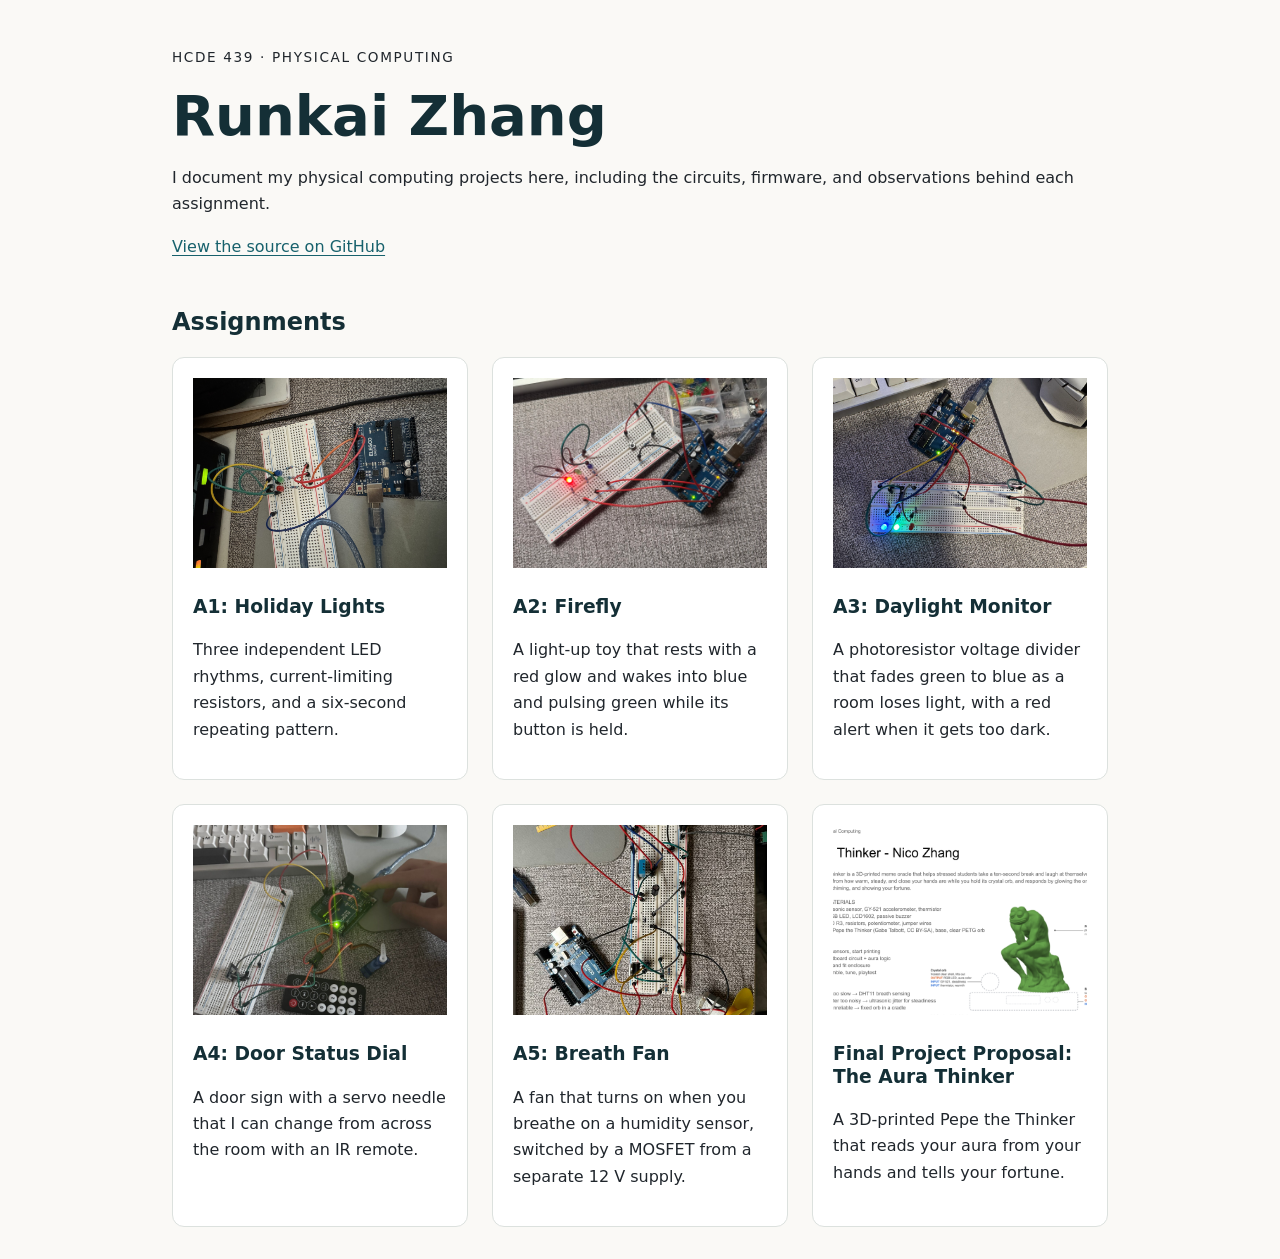
<file: docs/index.html>
<!DOCTYPE html>
<html lang="en">
  <head>
    <meta charset="utf-8" />
    <meta name="viewport" content="width=device-width, initial-scale=1" />
    <meta name="description" content="Runkai Zhang's HCDE 439 physical computing portfolio." />
    <title>Runkai Zhang · HCDE 439</title>
    <link href="style.css" rel="stylesheet" />
  </head>
  <body>
    <header>
      <p class="eyebrow">HCDE 439 · Physical Computing</p>
      <h1>Runkai Zhang</h1>
      <p>I document my physical computing projects here, including the circuits, firmware, and observations behind each assignment.</p>
      <p><a href="https://github.com/runkaiz/hcde439">View the source on GitHub</a></p>
    </header>
    <main>
      <h2>Assignments</h2>
      <div class="grid">
        <article class="assignment">
          <a href="a1.html">
            <img src="projects/holiday-lights/circuit-photo.jpg" alt="My ELEGOO UNO R3 circuit with separate red, green, and blue LEDs." width="4032" height="3024" />
            <h3>A1: Holiday Lights</h3>
          </a>
          <p>Three independent LED rhythms, current-limiting resistors, and a six-second repeating pattern.</p>
        </article>
        <article class="assignment">
          <a href="a2.html">
            <img src="projects/firefly-toy/circuit-photo.jpg" alt="My Firefly toy circuit on a breadboard beside the ELEGOO UNO R3, with the red LED lit." width="1200" height="1600" />
            <h3>A2: Firefly</h3>
          </a>
          <p>A light-up toy that rests with a red glow and wakes into blue and pulsing green while its button is held.</p>
        </article>
        <article class="assignment">
          <a href="a3.html">
            <img src="projects/daylight-monitor/circuit-photo.jpg" alt="My Daylight Monitor circuit on a breadboard beside the ELEGOO UNO R3, with the blue and green LEDs lit." width="1600" height="1200" />
            <h3>A3: Daylight Monitor</h3>
          </a>
          <p>A photoresistor voltage divider that fades green to blue as a room loses light, with a red alert when it gets too dark.</p>
        </article>
        <article class="assignment">
          <a href="a4.html">
            <img src="projects/door-dial/circuit-photo.jpg" alt="My Door Status Dial circuit on a desk, with the ELEGOO UNO R3, a breadboard holding the IR receiver, an SG90 servo, and the remote." width="1400" height="1520" />
            <h3>A4: Door Status Dial</h3>
          </a>
          <p>A door sign with a servo needle that I can change from across the room with an IR remote.</p>
        </article>
        <article class="assignment">
          <a href="a5.html">
            <img src="projects/breath-fan/circuit-photo.jpg" alt="My Breath Fan circuit on a breadboard beside the ELEGOO UNO R3, with the DC motor and yellow fan blade at the bottom right." width="960" height="1280" />
            <h3>A5: Breath Fan</h3>
          </a>
          <p>A fan that turns on when you breathe on a humidity sensor, switched by a MOSFET from a separate 12 V supply.</p>
        </article>
        <article class="assignment">
          <a href="final-proposal.html">
            <img src="projects/aura-thinker/slide.png" alt="My final project proposal slide for The Aura Thinker, with a render of the Pepe the Thinker model." width="960" height="540" />
            <h3>Final Project Proposal: The Aura Thinker</h3>
          </a>
          <p>A 3D-printed Pepe the Thinker that reads your aura from your hands and tells your fortune.</p>
        </article>
      </div>
    </main>
  </body>
</html>
</file>
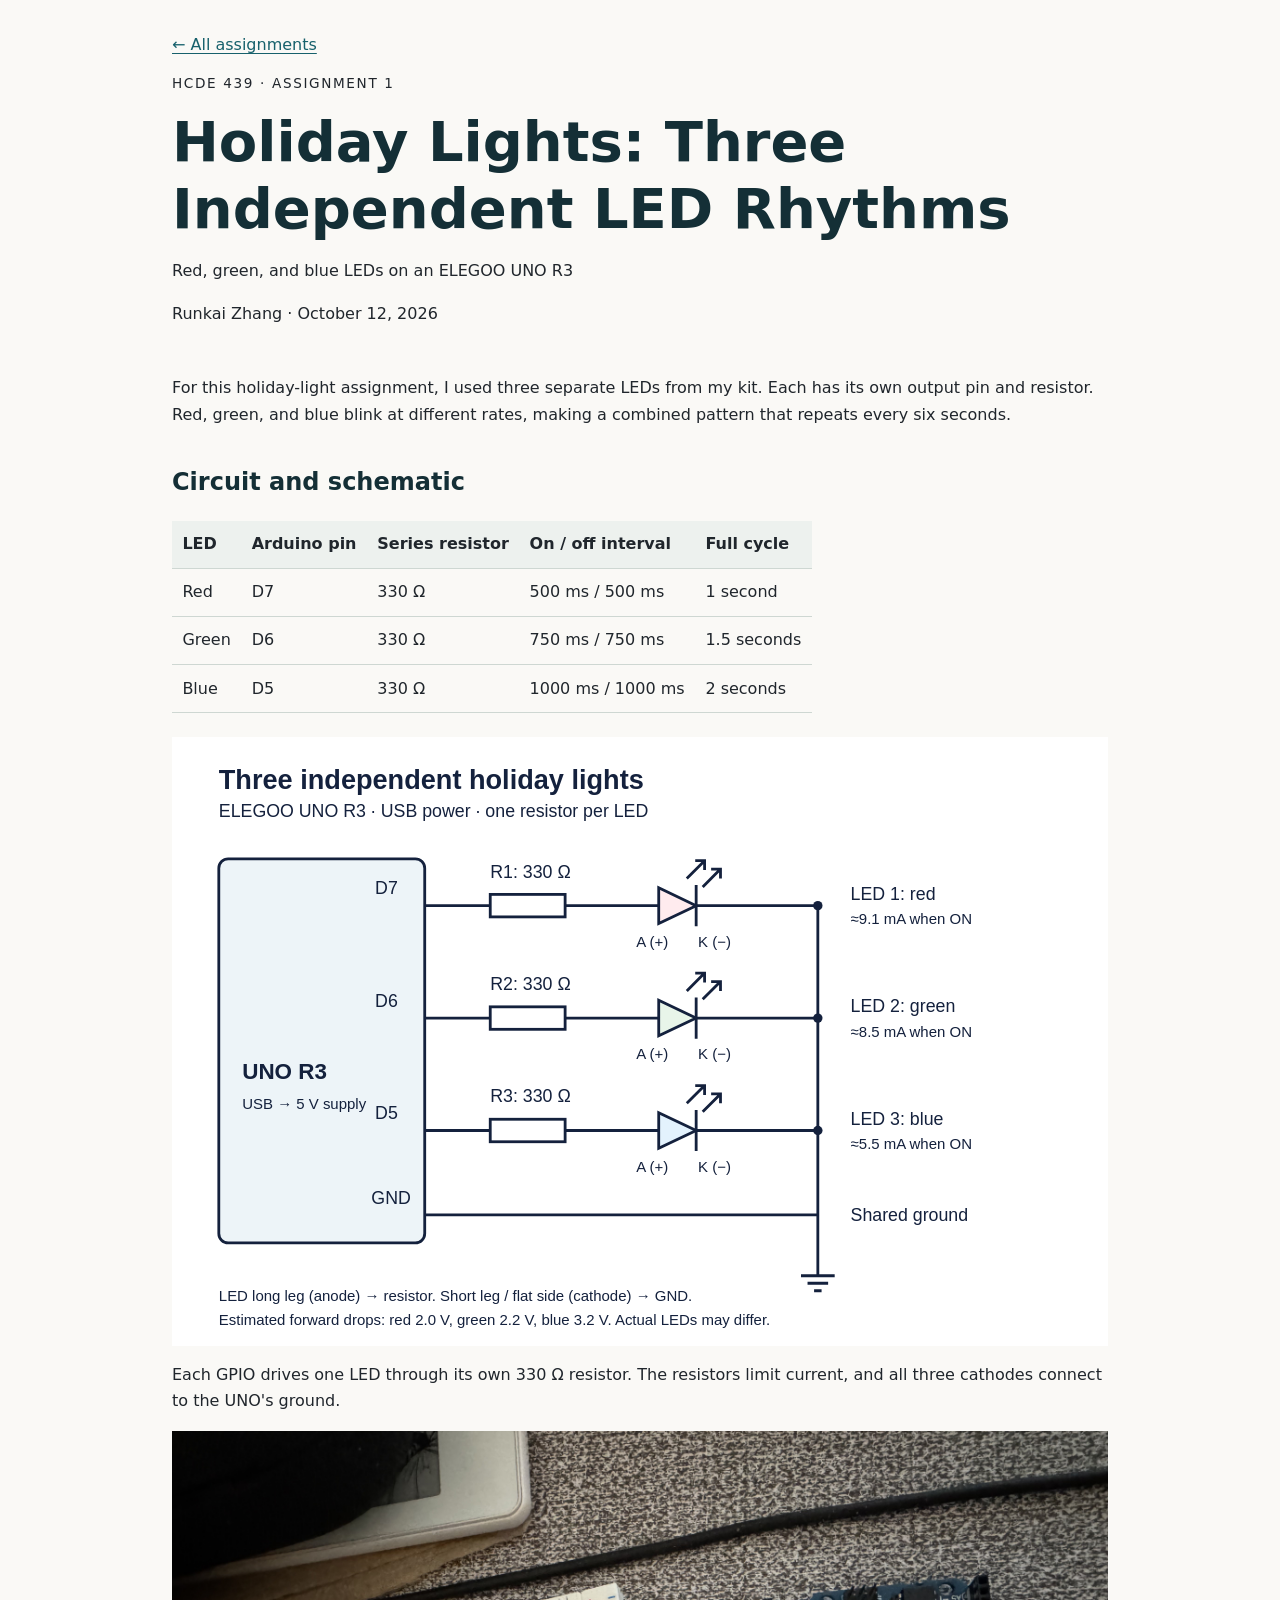
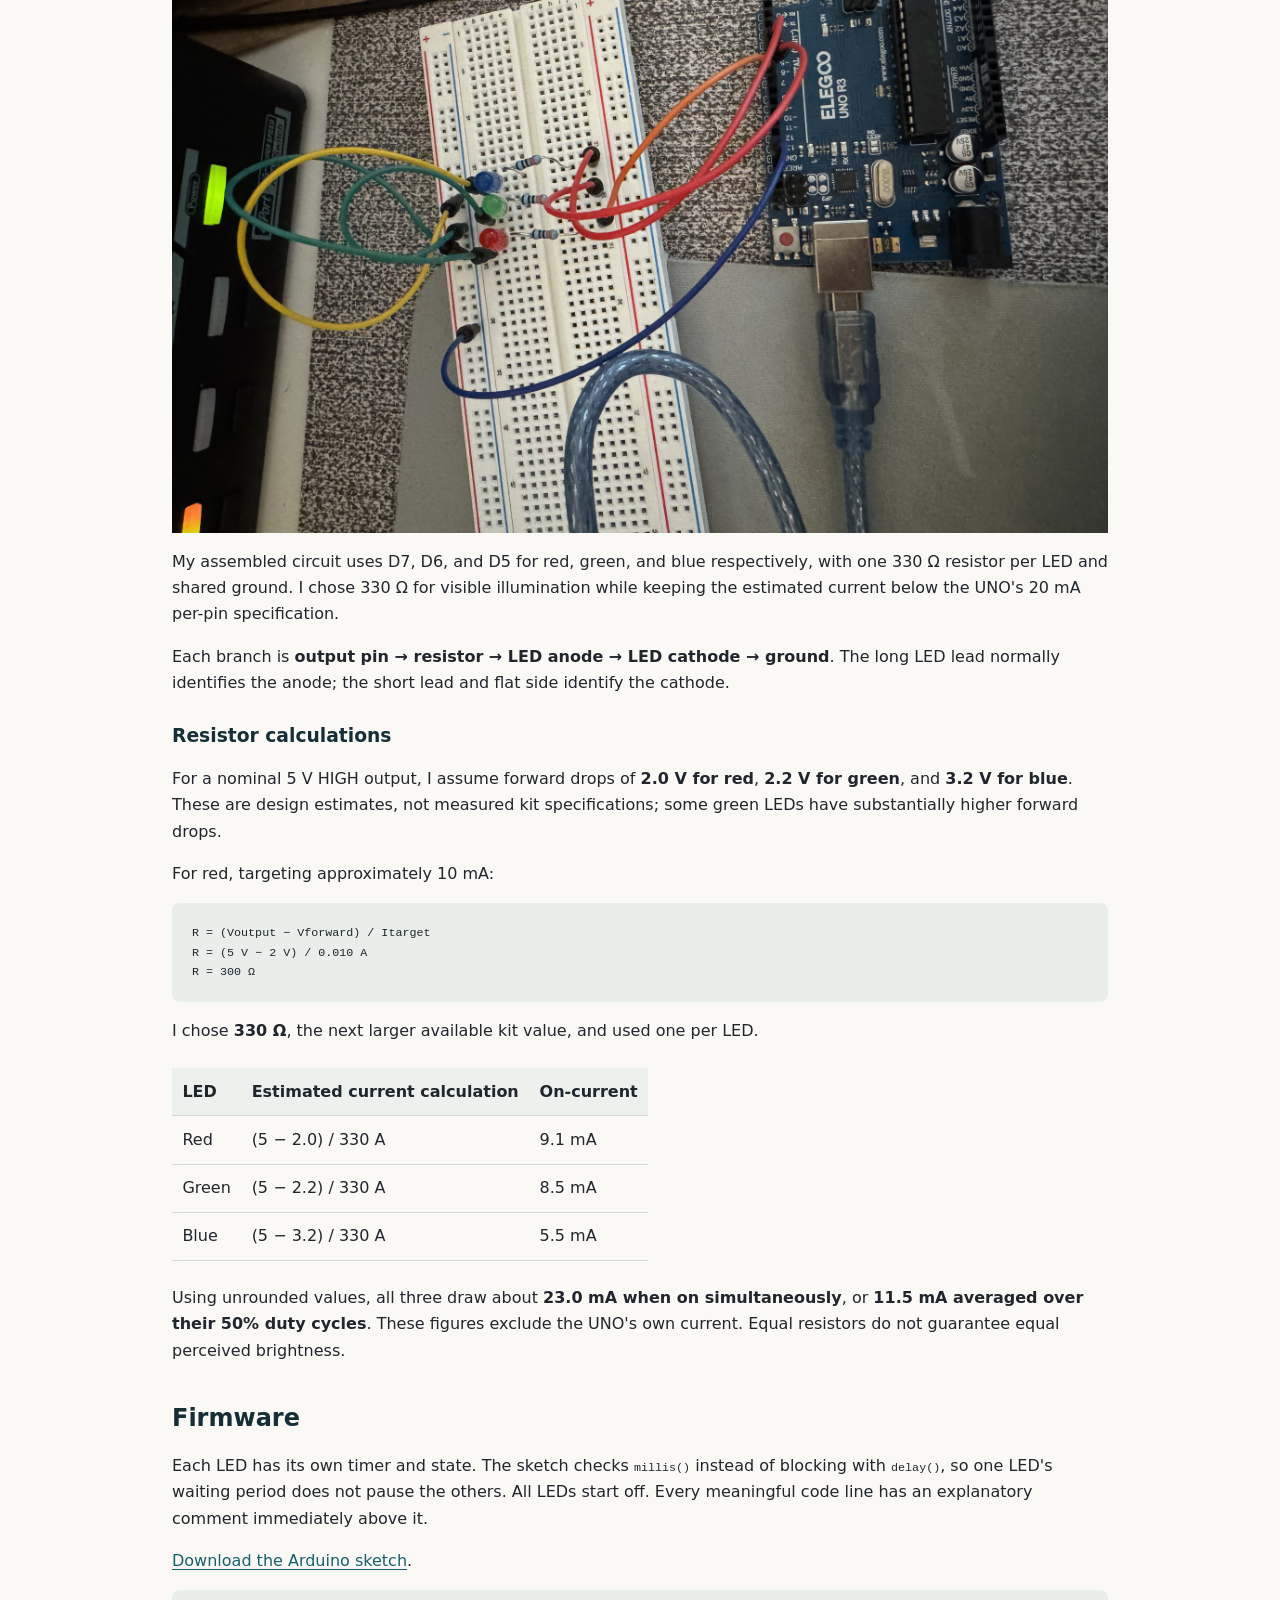
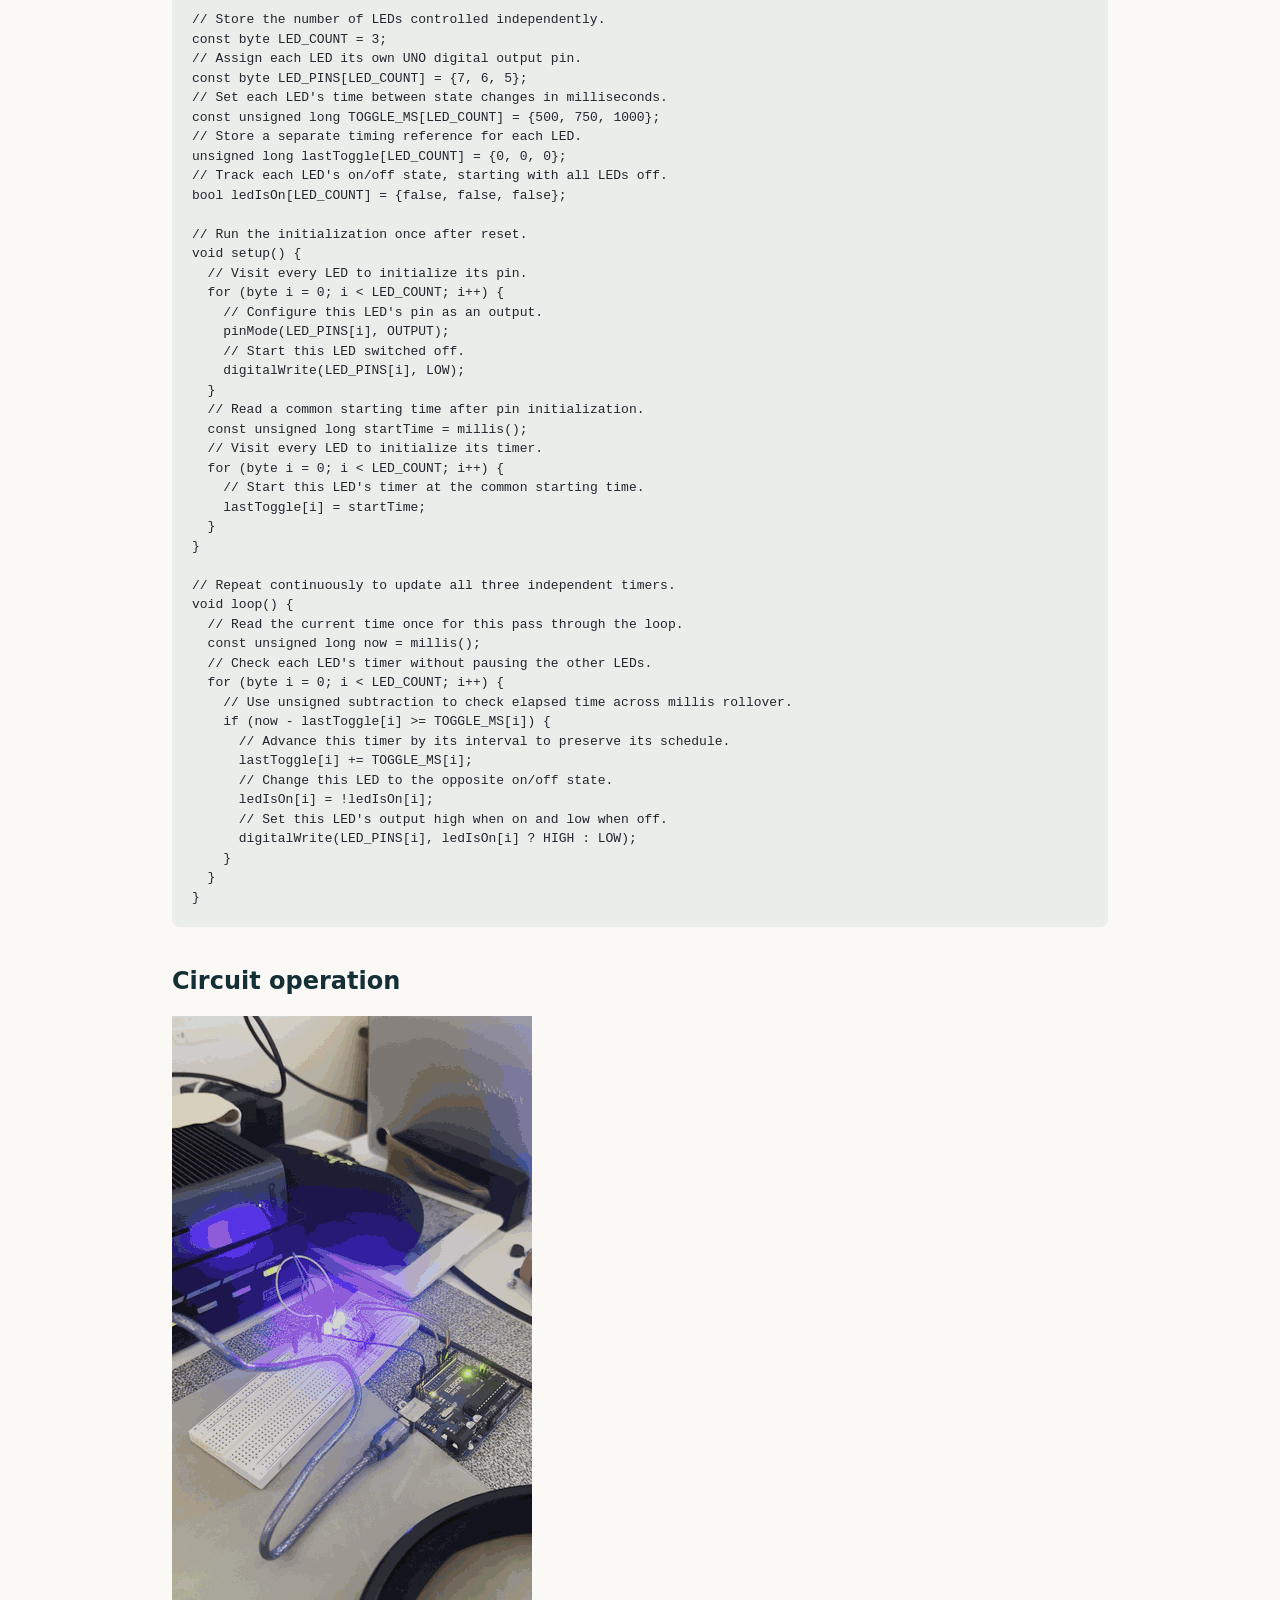
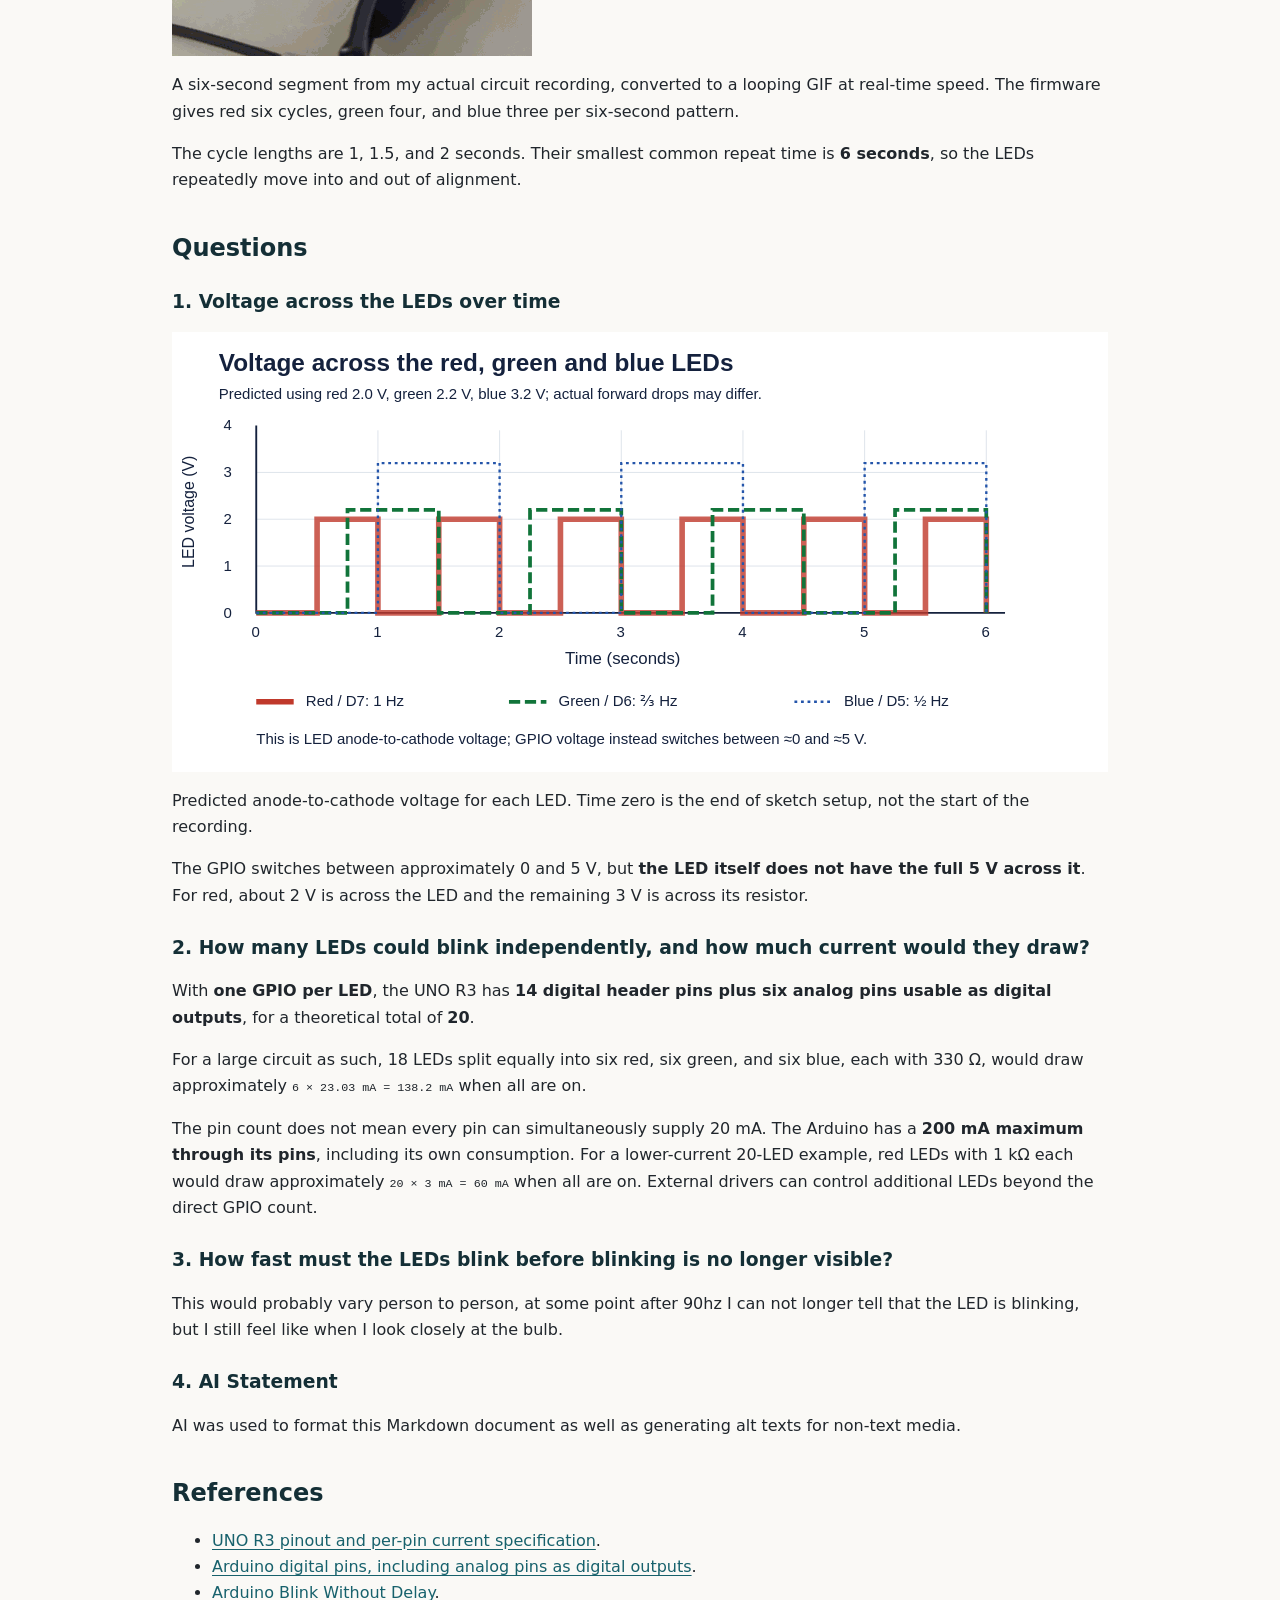
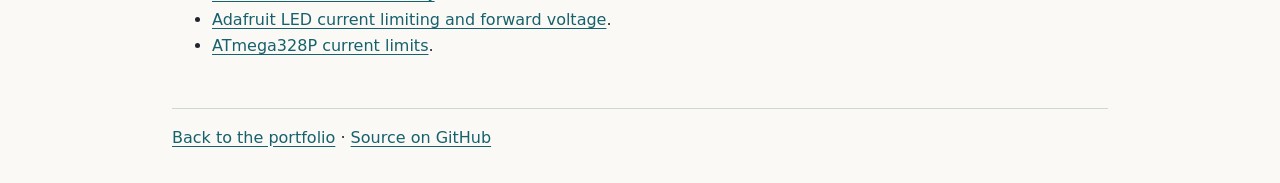
<file: docs/a1.html>
<!DOCTYPE html>
<html lang="en">
<head>
<meta charset="utf-8" />
<meta name="viewport" content="width=device-width, initial-scale=1" />
<meta name="description" content="A breadboard light pattern with independent timers, current-limiting resistors, and a six-second repeating rhythm." />
<title>A1: Holiday Lights · Runkai Zhang</title>
<link href="style.css" rel="stylesheet" />
</head>
<body>
<nav aria-label="Portfolio"><a href="index.html">← All assignments</a></nav>
<header>
<p class="eyebrow">HCDE 439 · Assignment 1</p>
<h1>Holiday Lights: Three Independent LED Rhythms</h1>
<p>Red, green, and blue LEDs on an ELEGOO UNO R3</p>
<p>Runkai Zhang · <time datetime="2026-10-12">October 12, 2026</time></p>
</header>
<main><article>
<p>For this holiday-light assignment, I used three separate LEDs from my kit. Each has its own output pin and resistor. Red, green, and blue blink at different rates, making a combined pattern that repeats every six seconds.</p>
<div class="markdown-heading"><h2 class="heading-element">Circuit and schematic</h2><a id="user-content-circuit-and-schematic" class="anchor" aria-label="Permalink: Circuit and schematic" href="#circuit-and-schematic"><span aria-hidden="true" class="octicon octicon-link"></span></a></div>
<table>
<thead>
<tr>
<th>LED</th>
<th>Arduino pin</th>
<th>Series resistor</th>
<th>On / off interval</th>
<th>Full cycle</th>
</tr>
</thead>
<tbody>
<tr>
<td>Red</td>
<td>D7</td>
<td>330 Ω</td>
<td>500 ms / 500 ms</td>
<td>1 second</td>
</tr>
<tr>
<td>Green</td>
<td>D6</td>
<td>330 Ω</td>
<td>750 ms / 750 ms</td>
<td>1.5 seconds</td>
</tr>
<tr>
<td>Blue</td>
<td>D5</td>
<td>330 Ω</td>
<td>1000 ms / 1000 ms</td>
<td>2 seconds</td>
</tr>
</tbody>
</table>

    <p><a target="_blank" rel="noopener noreferrer" href="projects/holiday-lights/schematic.svg"><img src="projects/holiday-lights/schematic.svg" alt="Schematic: D7 through 330 ohms to red, D6 through 330 ohms to green, D5 through 330 ohms to blue; all LED cathodes return to ground." width="1000" height="650" style="max-width: 100%; height: auto; max-height: 650px;"></a></p>
    Each GPIO drives one LED through its own 330 Ω resistor. The resistors limit current, and all three cathodes connect to the UNO's ground.


    <p><a target="_blank" rel="noopener noreferrer" href="projects/holiday-lights/circuit-photo.jpg"><img src="projects/holiday-lights/circuit-photo.jpg" alt="Actual ELEGOO UNO R3 breadboard circuit with separate red, green, and blue LEDs, three series resistors, jumper wires, and USB power." width="2000" height="1500" style="max-width: 100%; height: auto; max-height: 1500px;"></a></p>
    My assembled circuit uses D7, D6, and D5 for red, green, and blue respectively, with one 330 Ω resistor per LED and shared ground. I chose 330 Ω for visible illumination while keeping the estimated current below the UNO's 20 mA per-pin specification.

<p>Each branch is <strong>output pin → resistor → LED anode → LED cathode → ground</strong>. The long LED lead normally identifies the anode; the short lead and flat side identify the cathode.</p>
<div class="markdown-heading"><h3 class="heading-element">Resistor calculations</h3><a id="user-content-resistor-calculations" class="anchor" aria-label="Permalink: Resistor calculations" href="#resistor-calculations"><span aria-hidden="true" class="octicon octicon-link"></span></a></div>
<p>For a nominal 5 V HIGH output, I assume forward drops of <strong>2.0 V for red</strong>, <strong>2.2 V for green</strong>, and <strong>3.2 V for blue</strong>. These are design estimates, not measured kit specifications; some green LEDs have substantially higher forward drops.</p>
<p>For red, targeting approximately 10 mA:</p>
<pre lang="text"><code>R = (Voutput − Vforward) / Itarget
R = (5 V − 2 V) / 0.010 A
R = 300 Ω
</code></pre>
<p>I chose <strong>330 Ω</strong>, the next larger available kit value, and used one per LED.</p>
<table>
<thead>
<tr>
<th>LED</th>
<th>Estimated current calculation</th>
<th>On-current</th>
</tr>
</thead>
<tbody>
<tr>
<td>Red</td>
<td>(5 − 2.0) / 330 A</td>
<td>9.1 mA</td>
</tr>
<tr>
<td>Green</td>
<td>(5 − 2.2) / 330 A</td>
<td>8.5 mA</td>
</tr>
<tr>
<td>Blue</td>
<td>(5 − 3.2) / 330 A</td>
<td>5.5 mA</td>
</tr>
</tbody>
</table>
<p>Using unrounded values, all three draw about <strong>23.0 mA when on simultaneously</strong>, or <strong>11.5 mA averaged over their 50% duty cycles</strong>. These figures exclude the UNO's own current. Equal resistors do not guarantee equal perceived brightness.</p>
<div class="markdown-heading"><h2 class="heading-element">Firmware</h2><a id="user-content-firmware" class="anchor" aria-label="Permalink: Firmware" href="#firmware"><span aria-hidden="true" class="octicon octicon-link"></span></a></div>
<p>Each LED has its own timer and state. The sketch checks <code>millis()</code> instead of blocking with <code>delay()</code>, so one LED's waiting period does not pause the others. All LEDs start off. Every meaningful code line has an explanatory comment immediately above it.</p>
<p><a href="projects/holiday-lights/holiday_lights.ino">Download the Arduino sketch</a>.</p>
<div class="highlight highlight-source-c++"><pre><span class="pl-c"><span class="pl-c">//</span> Store the number of LEDs controlled independently.</span>
<span class="pl-k">const</span> byte <span class="pl-c1">LED_COUNT</span> = <span class="pl-c1">3</span>;
<span class="pl-c"><span class="pl-c">//</span> Assign each LED its own UNO digital output pin.</span>
<span class="pl-k">const</span> byte <span class="pl-c1">LED_PINS</span>[<span class="pl-c1">LED_COUNT</span>] = {<span class="pl-c1">7</span>, <span class="pl-c1">6</span>, <span class="pl-c1">5</span>};
<span class="pl-c"><span class="pl-c">//</span> Set each LED's time between state changes in milliseconds.</span>
<span class="pl-k">const</span> <span class="pl-k">unsigned</span> <span class="pl-k">long</span> <span class="pl-c1">TOGGLE_MS</span>[<span class="pl-c1">LED_COUNT</span>] = {<span class="pl-c1">500</span>, <span class="pl-c1">750</span>, <span class="pl-c1">1000</span>};
<span class="pl-c"><span class="pl-c">//</span> Store a separate timing reference for each LED.</span>
<span class="pl-k">unsigned</span> <span class="pl-k">long</span> lastToggle[<span class="pl-c1">LED_COUNT</span>] = {<span class="pl-c1">0</span>, <span class="pl-c1">0</span>, <span class="pl-c1">0</span>};
<span class="pl-c"><span class="pl-c">//</span> Track each LED's on/off state, starting with all LEDs off.</span>
<span class="pl-k">bool</span> ledIsOn[<span class="pl-c1">LED_COUNT</span>] = {<span class="pl-c1">false</span>, <span class="pl-c1">false</span>, <span class="pl-c1">false</span>};

<span class="pl-c"><span class="pl-c">//</span> Run the initialization once after reset.</span>
<span class="pl-k">void</span> <span class="pl-en">setup</span>() {
  <span class="pl-c"><span class="pl-c">//</span> Visit every LED to initialize its pin.</span>
  <span class="pl-k">for</span> (byte i = <span class="pl-c1">0</span>; i &lt; <span class="pl-c1">LED_COUNT</span>; i++) {
    <span class="pl-c"><span class="pl-c">//</span> Configure this LED's pin as an output.</span>
    <span class="pl-c1">pinMode</span>(<span class="pl-c1">LED_PINS</span>[i], <span class="pl-c1">OUTPUT</span>);
    <span class="pl-c"><span class="pl-c">//</span> Start this LED switched off.</span>
    <span class="pl-c1">digitalWrite</span>(<span class="pl-c1">LED_PINS</span>[i], <span class="pl-c1">LOW</span>);
  }
  <span class="pl-c"><span class="pl-c">//</span> Read a common starting time after pin initialization.</span>
  <span class="pl-k">const</span> <span class="pl-k">unsigned</span> <span class="pl-k">long</span> startTime = <span class="pl-c1">millis</span>();
  <span class="pl-c"><span class="pl-c">//</span> Visit every LED to initialize its timer.</span>
  <span class="pl-k">for</span> (byte i = <span class="pl-c1">0</span>; i &lt; <span class="pl-c1">LED_COUNT</span>; i++) {
    <span class="pl-c"><span class="pl-c">//</span> Start this LED's timer at the common starting time.</span>
    lastToggle[i] = startTime;
  }
}

<span class="pl-c"><span class="pl-c">//</span> Repeat continuously to update all three independent timers.</span>
<span class="pl-k">void</span> <span class="pl-en">loop</span>() {
  <span class="pl-c"><span class="pl-c">//</span> Read the current time once for this pass through the loop.</span>
  <span class="pl-k">const</span> <span class="pl-k">unsigned</span> <span class="pl-k">long</span> now = <span class="pl-c1">millis</span>();
  <span class="pl-c"><span class="pl-c">//</span> Check each LED's timer without pausing the other LEDs.</span>
  <span class="pl-k">for</span> (byte i = <span class="pl-c1">0</span>; i &lt; <span class="pl-c1">LED_COUNT</span>; i++) {
    <span class="pl-c"><span class="pl-c">//</span> Use unsigned subtraction to check elapsed time across millis rollover.</span>
    <span class="pl-k">if</span> (now - lastToggle[i] &gt;= <span class="pl-c1">TOGGLE_MS</span>[i]) {
      <span class="pl-c"><span class="pl-c">//</span> Advance this timer by its interval to preserve its schedule.</span>
      lastToggle[i] += <span class="pl-c1">TOGGLE_MS</span>[i];
      <span class="pl-c"><span class="pl-c">//</span> Change this LED to the opposite on/off state.</span>
      ledIsOn[i] = !ledIsOn[i];
      <span class="pl-c"><span class="pl-c">//</span> Set this LED's output high when on and low when off.</span>
      <span class="pl-c1">digitalWrite</span>(<span class="pl-c1">LED_PINS</span>[i], ledIsOn[i] ? <span class="pl-c1">HIGH</span> : <span class="pl-c1">LOW</span>);
    }
  }
}</pre></div>
<div class="markdown-heading"><h2 class="heading-element">Circuit operation</h2><a id="user-content-circuit-operation" class="anchor" aria-label="Permalink: Circuit operation" href="#circuit-operation"><span aria-hidden="true" class="octicon octicon-link"></span></a></div>

    <p><a target="_blank" rel="noopener noreferrer" href="projects/holiday-lights/circuit-operation.gif"><img src="projects/holiday-lights/circuit-operation.gif" alt="Actual recording of red, green, and blue LEDs blinking on the breadboard beside the USB-powered ELEGOO UNO R3." width="360" height="640" style="max-width: 100%; height: auto; max-height: 640px;"></a></p>
    A six-second segment from my actual circuit recording, converted to a looping GIF at real-time speed. The firmware gives red six cycles, green four, and blue three per six-second pattern.

<p>The cycle lengths are 1, 1.5, and 2 seconds. Their smallest common repeat time is <strong>6 seconds</strong>, so the LEDs repeatedly move into and out of alignment.</p>
<div class="markdown-heading"><h2 class="heading-element">Questions</h2><a id="user-content-questions" class="anchor" aria-label="Permalink: Questions" href="#questions"><span aria-hidden="true" class="octicon octicon-link"></span></a></div>
<div class="markdown-heading"><h3 class="heading-element">1. Voltage across the LEDs over time</h3><a id="user-content-1-voltage-across-the-leds-over-time" class="anchor" aria-label="Permalink: 1. Voltage across the LEDs over time" href="#1-voltage-across-the-leds-over-time"><span aria-hidden="true" class="octicon octicon-link"></span></a></div>

    <p><a target="_blank" rel="noopener noreferrer" href="projects/holiday-lights/led-voltage.svg"><img src="projects/holiday-lights/led-voltage.svg" alt="Predicted LED voltage versus time: red switches between zero and 2.0 V, green between zero and 2.2 V, blue between zero and 3.2 V, each at its own rate." width="1000" height="470" style="max-width: 100%; height: auto; max-height: 470px;"></a></p>
    Predicted anode-to-cathode voltage for each LED. Time zero is the end of sketch setup, not the start of the recording.

<p>The GPIO switches between approximately 0 and 5 V, but <strong>the LED itself does not have the full 5 V across it</strong>. For red, about 2 V is across the LED and the remaining 3 V is across its resistor.</p>
<div class="markdown-heading"><h3 class="heading-element">2. How many LEDs could blink independently, and how much current would they draw?</h3><a id="user-content-2-how-many-leds-could-blink-independently-and-how-much-current-would-they-draw" class="anchor" aria-label="Permalink: 2. How many LEDs could blink independently, and how much current would they draw?" href="#2-how-many-leds-could-blink-independently-and-how-much-current-would-they-draw"><span aria-hidden="true" class="octicon octicon-link"></span></a></div>
<p>With <strong>one GPIO per LED</strong>, the UNO R3 has <strong>14 digital header pins plus six analog pins usable as digital outputs</strong>, for a theoretical total of <strong>20</strong>.</p>
<p>For a large circuit as such, 18 LEDs split equally into six red, six green, and six blue, each with 330 Ω, would draw approximately <code>6 × 23.03 mA = 138.2 mA</code> when all are on.</p>
<p>The pin count does not mean every pin can simultaneously supply 20 mA. The Arduino has a <strong>200 mA maximum through its pins</strong>, including its own consumption. For a lower-current 20-LED example, red LEDs with 1 kΩ each would draw approximately <code>20 × 3 mA = 60 mA</code> when all are on. External drivers can control additional LEDs beyond the direct GPIO count.</p>
<div class="markdown-heading"><h3 class="heading-element">3. How fast must the LEDs blink before blinking is no longer visible?</h3><a id="user-content-3-how-fast-must-the-leds-blink-before-blinking-is-no-longer-visible" class="anchor" aria-label="Permalink: 3. How fast must the LEDs blink before blinking is no longer visible?" href="#3-how-fast-must-the-leds-blink-before-blinking-is-no-longer-visible"><span aria-hidden="true" class="octicon octicon-link"></span></a></div>
<p>This would probably vary person to person, at some point after 90hz I can not longer tell that the LED is blinking, but I still feel like when I look closely at the bulb.</p>
<div class="markdown-heading"><h3 class="heading-element">4. AI Statement</h3><a id="user-content-4-ai-statement" class="anchor" aria-label="Permalink: 4. AI Statement" href="#4-ai-statement"><span aria-hidden="true" class="octicon octicon-link"></span></a></div>
<p>AI was used to format this Markdown document as well as generating alt texts for non-text media.</p>
<div class="markdown-heading"><h2 class="heading-element">References</h2><a id="user-content-references" class="anchor" aria-label="Permalink: References" href="#references"><span aria-hidden="true" class="octicon octicon-link"></span></a></div>
<ul>
<li>
<a href="https://content.arduino.cc/assets/Pinout-UNOrev3_latest.pdf" rel="nofollow">UNO R3 pinout and per-pin current specification</a>.</li>
<li>
<a href="https://docs.arduino.cc/learn/microcontrollers/digital-pins/" rel="nofollow">Arduino digital pins, including analog pins as digital outputs</a>.</li>
<li>
<a href="https://docs.arduino.cc/built-in-examples/digital/BlinkWithoutDelay/" rel="nofollow">Arduino Blink Without Delay</a>.</li>
<li>
<a href="https://learn.adafruit.com/all-about-leds?view=all" rel="nofollow">Adafruit LED current limiting and forward voltage</a>.</li>
<li>
<a href="https://ww1.microchip.com/downloads/en/devicedoc/atmel-7810-automotive-microcontrollers-atmega328p_datasheet.pdf" rel="nofollow">ATmega328P current limits</a>.</li>
</ul>
</article></main>
<footer><a href="index.html">Back to the portfolio</a> · <a href="https://github.com/runkaiz/hcde439">Source on GitHub</a></footer>
</body>
</html>
</file>
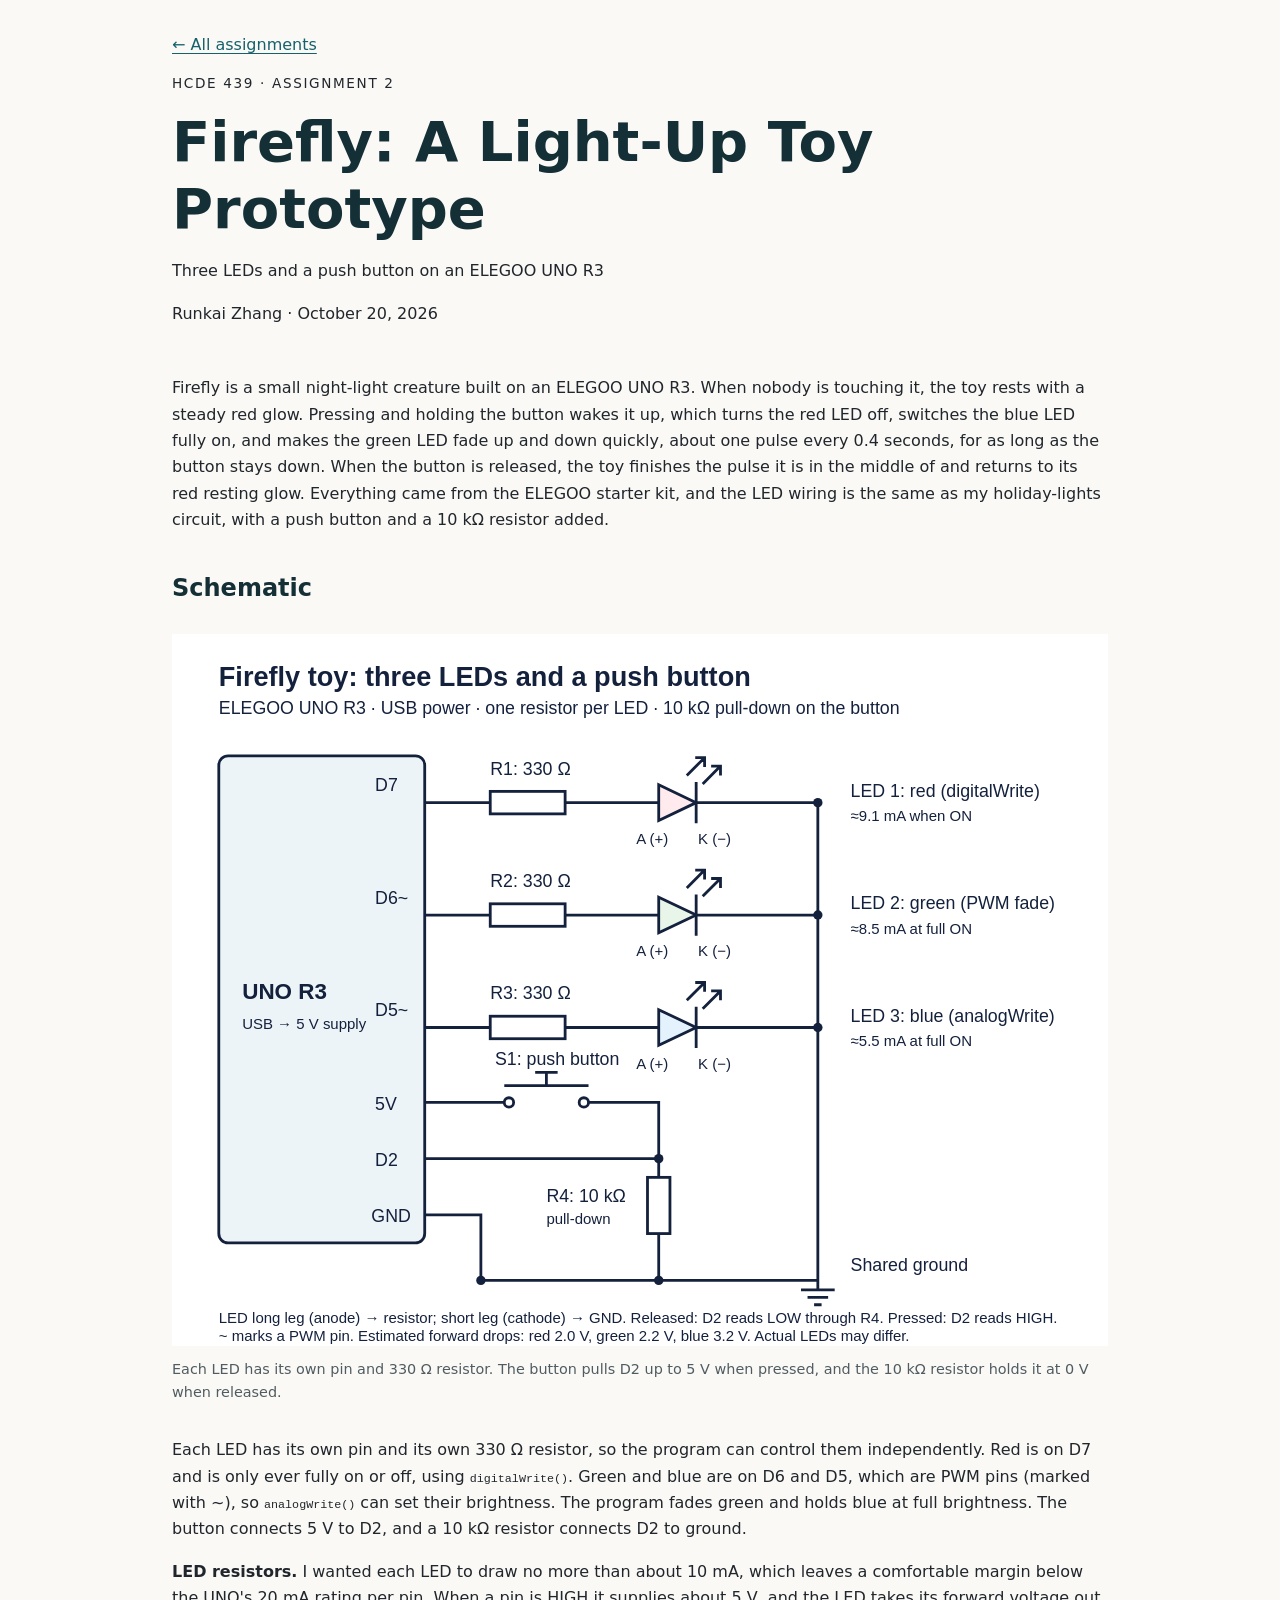
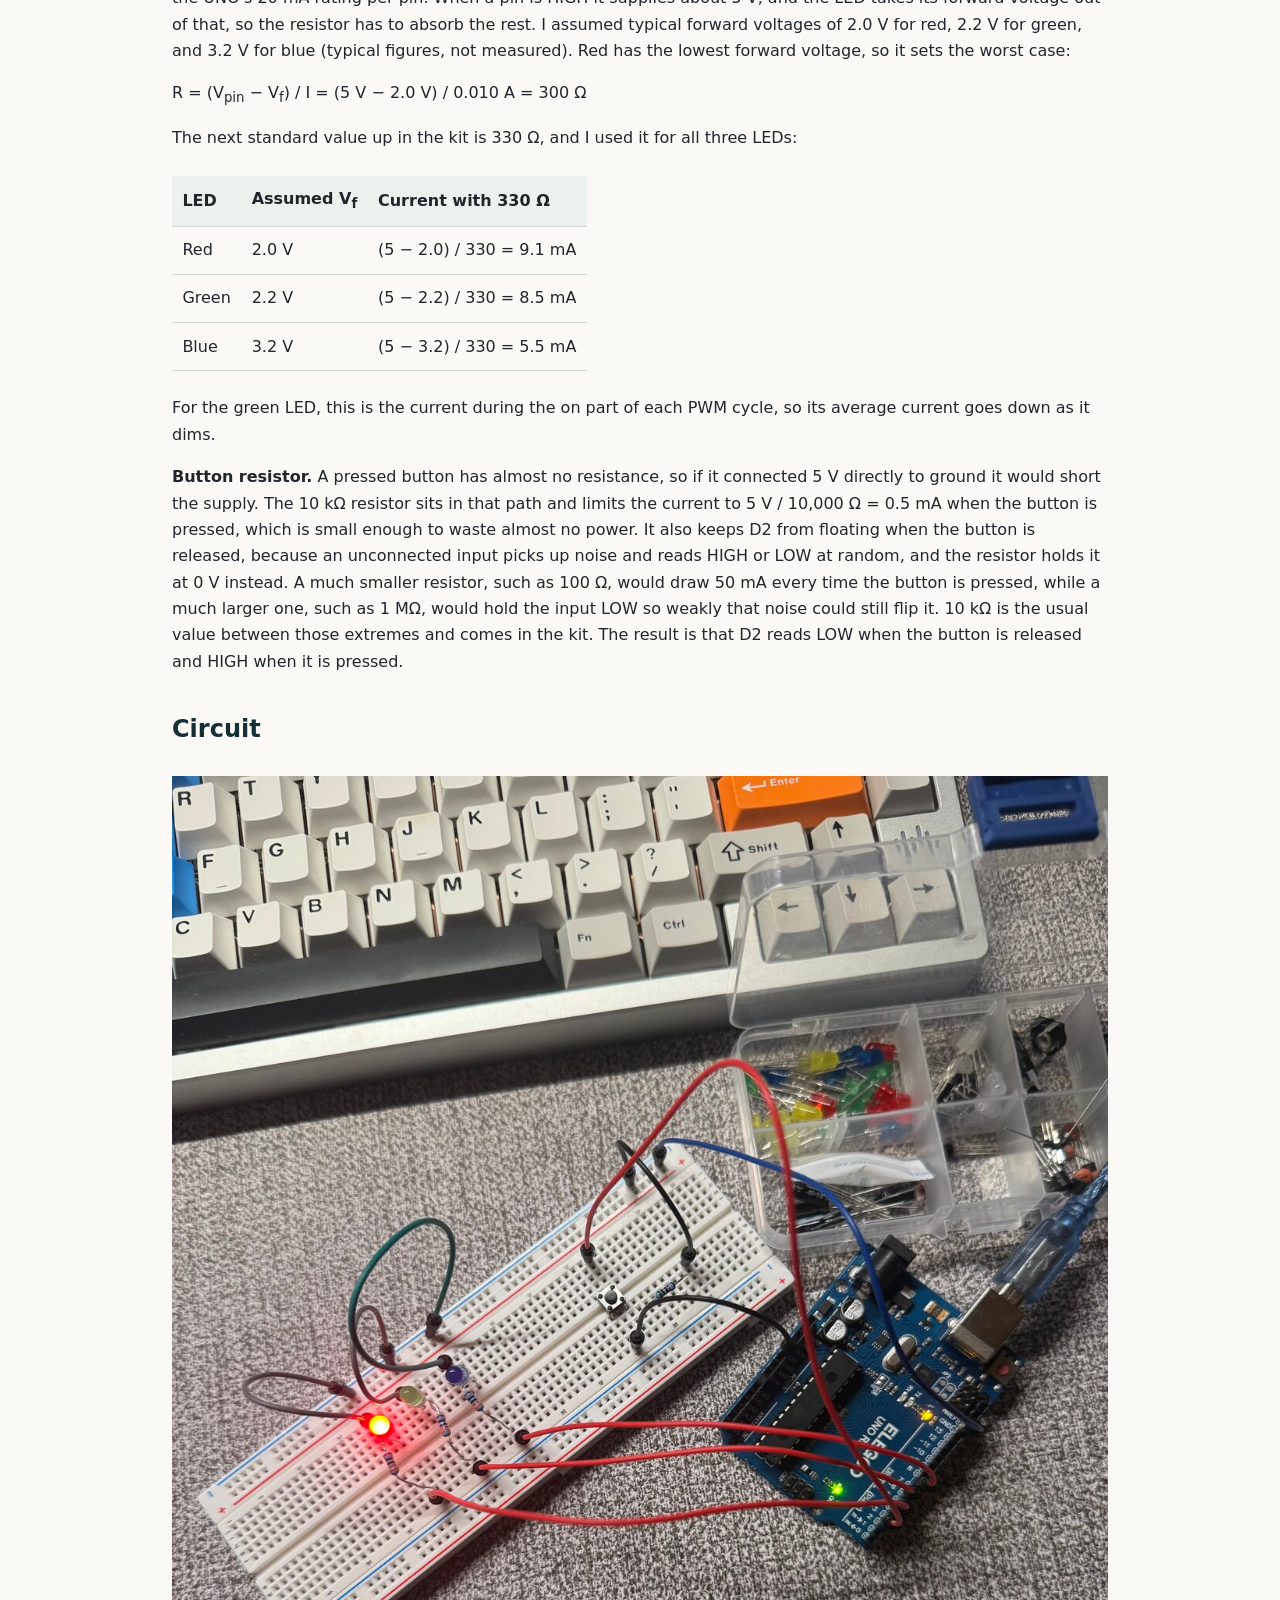
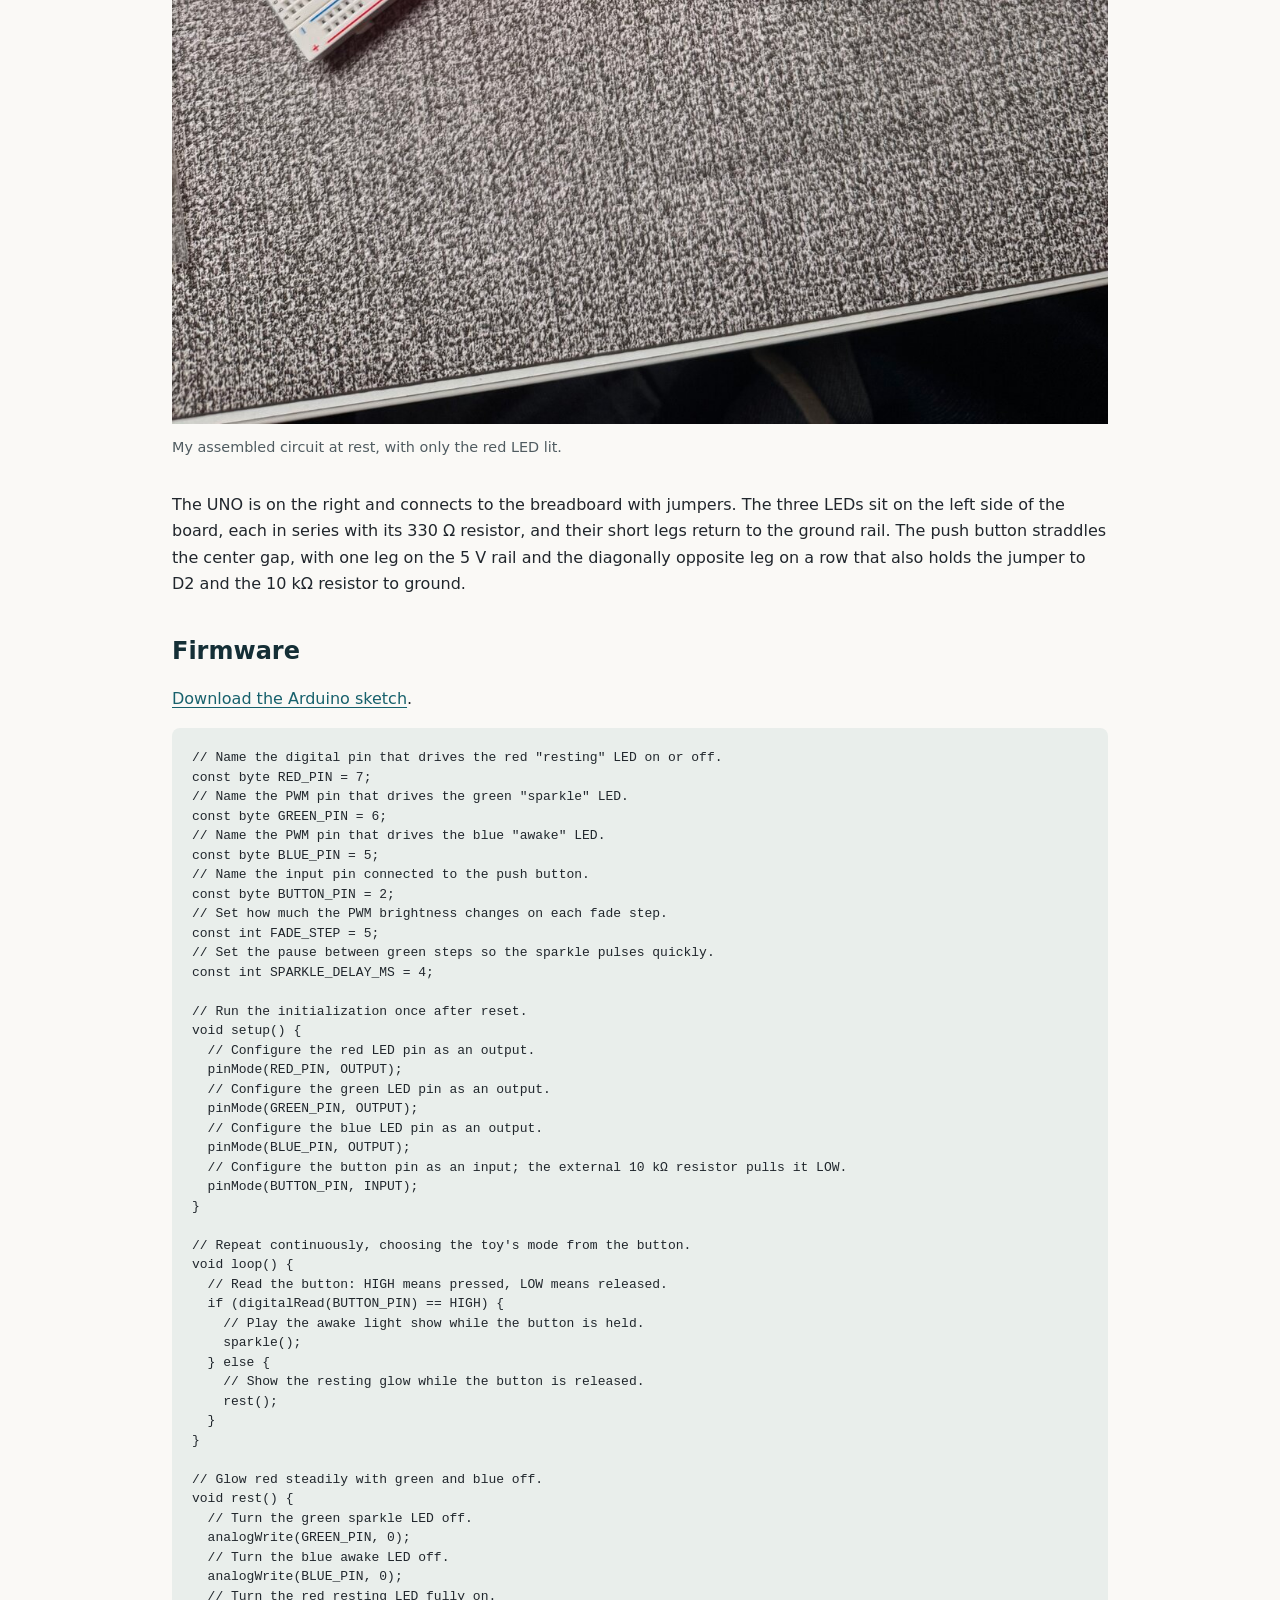
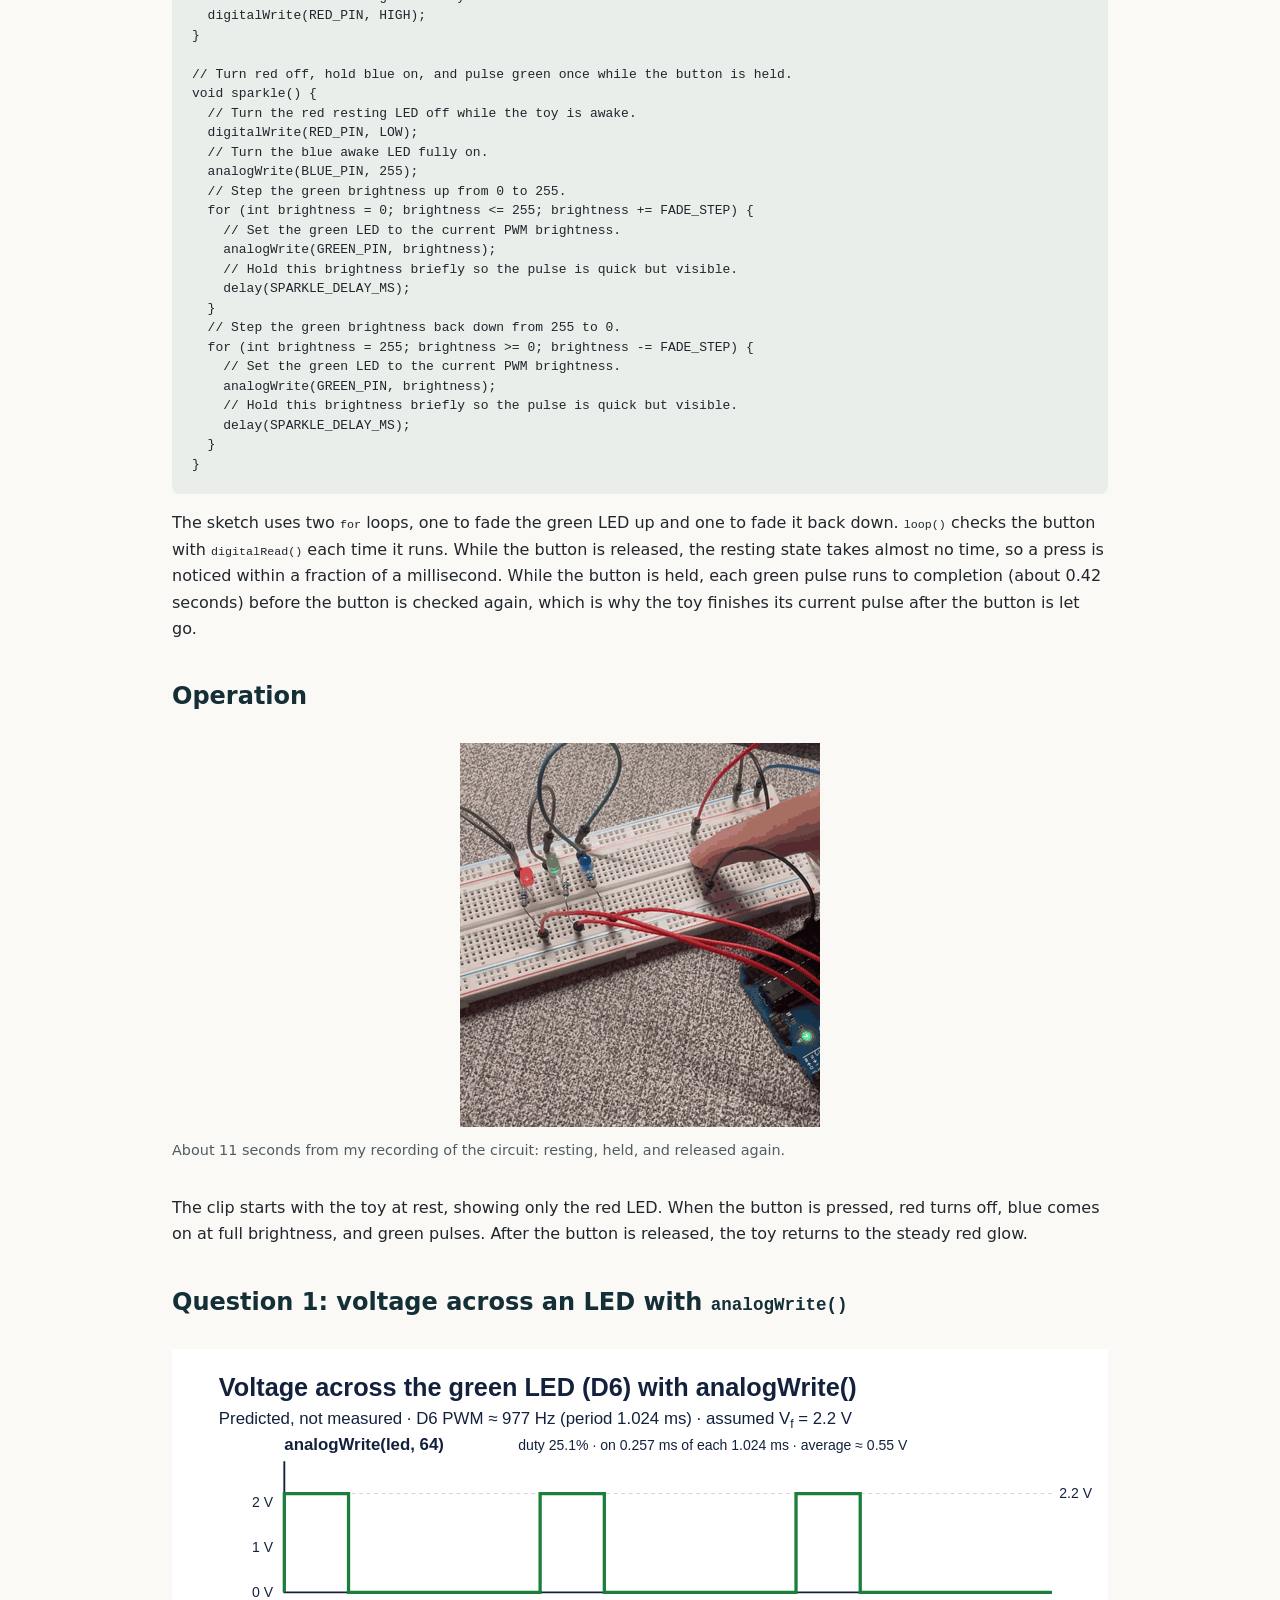
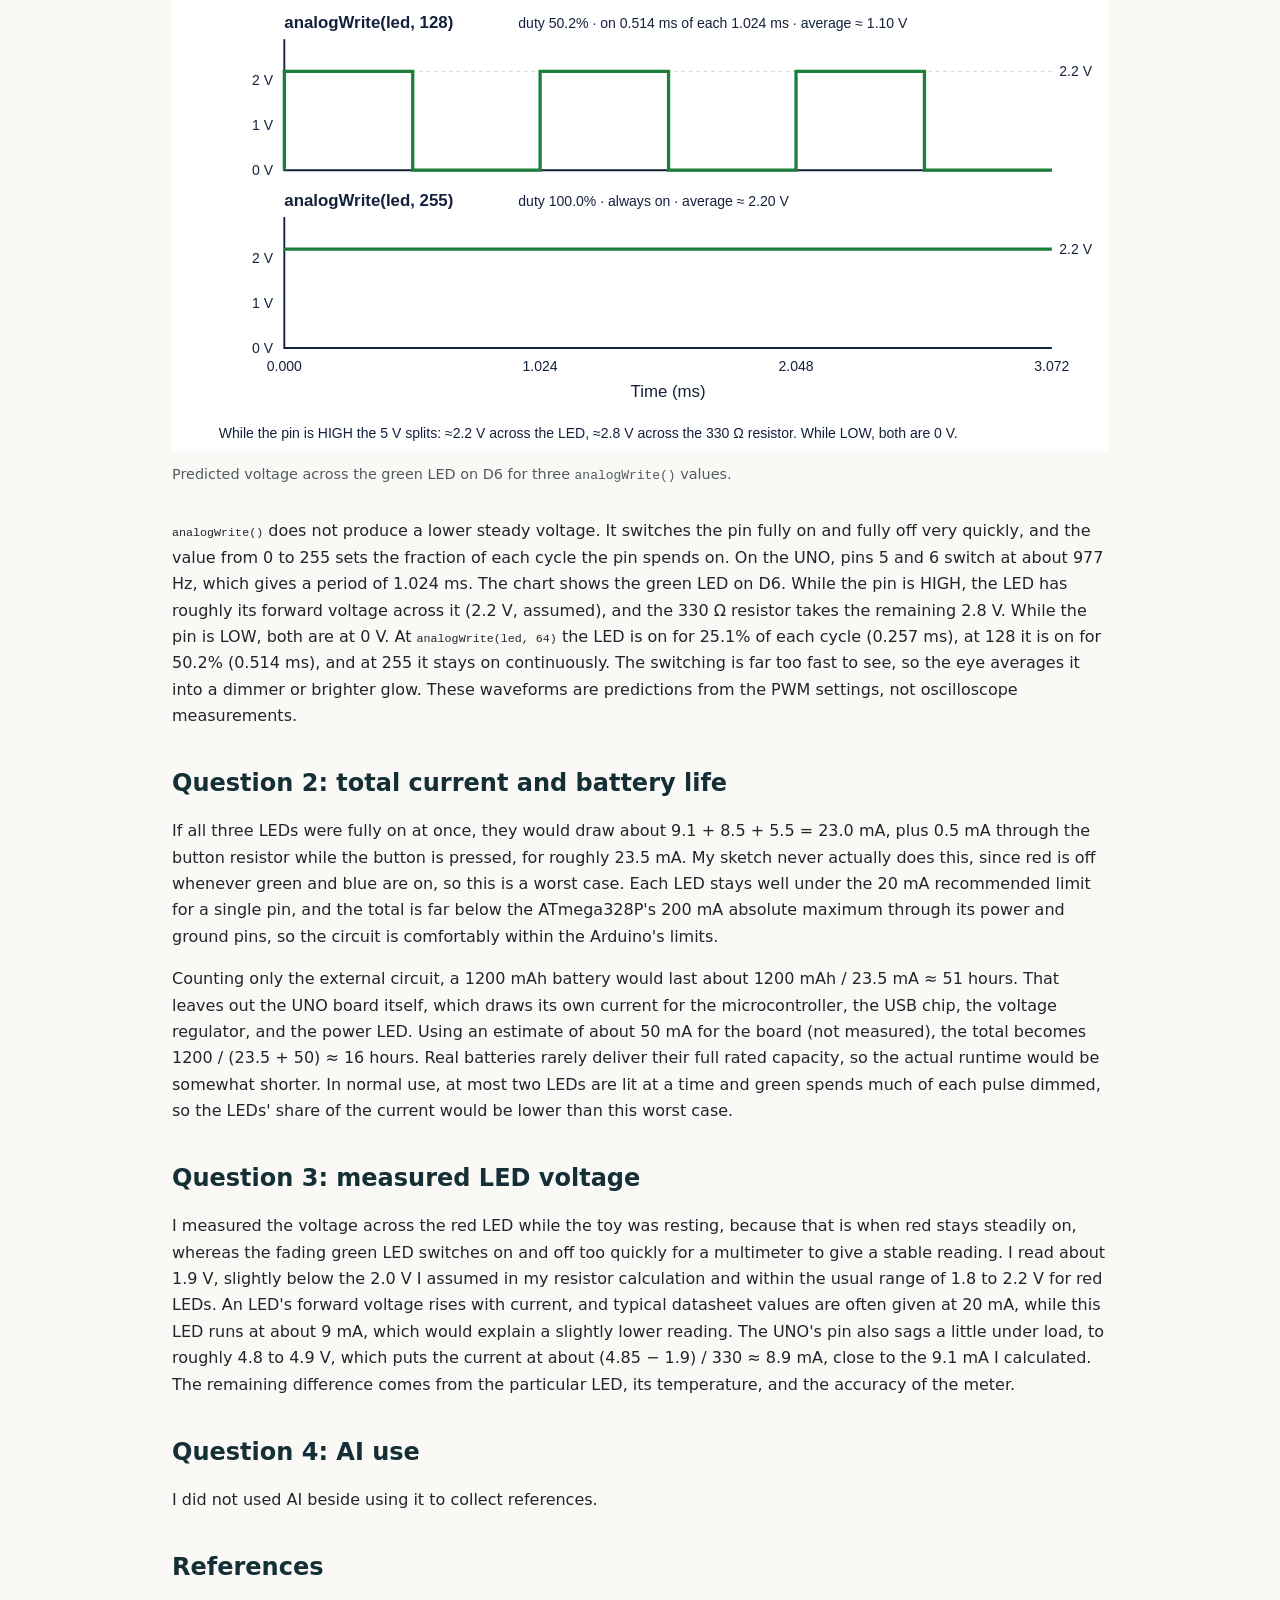
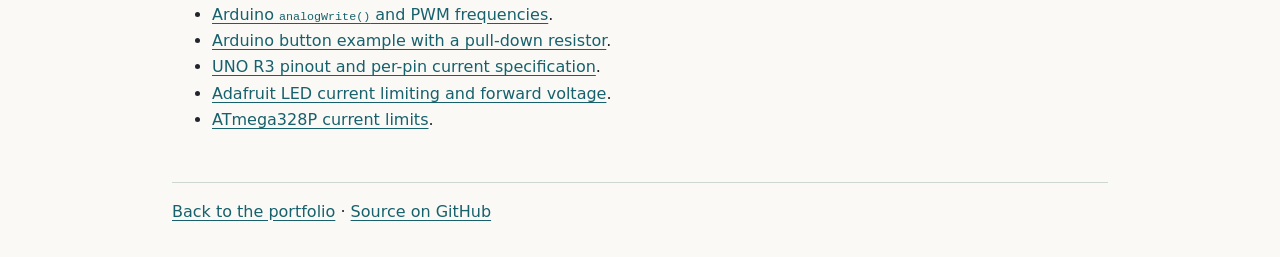
<file: docs/a2.html>
<!DOCTYPE html>
<html lang="en">
<head>
<meta charset="utf-8" />
<meta name="viewport" content="width=device-width, initial-scale=1" />
<meta name="description" content="A toy that rests with a red glow and wakes into a blue and pulsing green light while its button is held." />
<title>A2: Firefly · Runkai Zhang</title>
<link href="style.css" rel="stylesheet" />
</head>
<body>
<nav aria-label="Portfolio"><a href="index.html">← All assignments</a></nav>
<header>
<p class="eyebrow">HCDE 439 · Assignment 2</p>
<h1>Firefly: A Light-Up Toy Prototype</h1>
<p>Three LEDs and a push button on an ELEGOO UNO R3</p>
<p>Runkai Zhang · <time datetime="2026-10-20">October 20, 2026</time></p>
</header>
<main><article>
<p dir="auto">Firefly is a small night-light creature built on an ELEGOO UNO R3. When nobody is touching it, the toy rests with a steady red glow. Pressing and holding the button wakes it up, which turns the red LED off, switches the blue LED fully on, and makes the green LED fade up and down quickly, about one pulse every 0.4 seconds, for as long as the button stays down. When the button is released, the toy finishes the pulse it is in the middle of and returns to its red resting glow. Everything came from the ELEGOO starter kit, and the LED wiring is the same as my holiday-lights circuit, with a push button and a 10 kΩ resistor added.</p>
<h2 dir="auto">Schematic</h2>
<figure>
    <img src="projects/firefly-toy/schematic.svg" alt="Schematic: D7, D6 and D5 each drive a red, green or blue LED through its own 330 ohm resistor to ground. A push button connects 5 V to D2, and a 10 kilohm pull-down resistor connects D2 to ground." width="1000" height="760" />
    <figcaption>Each LED has its own pin and 330 Ω resistor. The button pulls D2 up to 5 V when pressed, and the 10 kΩ resistor holds it at 0 V when released.</figcaption>
</figure>
<p dir="auto">Each LED has its own pin and its own 330 Ω resistor, so the program can control them independently. Red is on D7 and is only ever fully on or off, using <code class="notranslate">digitalWrite()</code>. Green and blue are on D6 and D5, which are PWM pins (marked with ~), so <code class="notranslate">analogWrite()</code> can set their brightness. The program fades green and holds blue at full brightness. The button connects 5 V to D2, and a 10 kΩ resistor connects D2 to ground.</p>
<p dir="auto"><strong>LED resistors.</strong> I wanted each LED to draw no more than about 10 mA, which leaves a comfortable margin below the UNO's 20 mA rating per pin. When a pin is HIGH it supplies about 5 V, and the LED takes its forward voltage out of that, so the resistor has to absorb the rest. I assumed typical forward voltages of 2.0 V for red, 2.2 V for green, and 3.2 V for blue (typical figures, not measured). Red has the lowest forward voltage, so it sets the worst case:</p>
<p dir="auto">R = (V<sub>pin</sub> − V<sub>f</sub>) / I = (5 V − 2.0 V) / 0.010 A = 300 Ω</p>
<p dir="auto">The next standard value up in the kit is 330 Ω, and I used it for all three LEDs:</p>
<markdown-accessiblity-table><table role="table">
<thead>
<tr>
<th>LED</th>
<th>Assumed V<sub>f</sub></th>
<th>Current with 330 Ω</th>
</tr>
</thead>
<tbody>
<tr>
<td>Red</td>
<td>2.0 V</td>
<td>(5 − 2.0) / 330 = 9.1 mA</td>
</tr>
<tr>
<td>Green</td>
<td>2.2 V</td>
<td>(5 − 2.2) / 330 = 8.5 mA</td>
</tr>
<tr>
<td>Blue</td>
<td>3.2 V</td>
<td>(5 − 3.2) / 330 = 5.5 mA</td>
</tr>
</tbody>
</table></markdown-accessiblity-table>
<p dir="auto">For the green LED, this is the current during the on part of each PWM cycle, so its average current goes down as it dims.</p>
<p dir="auto"><strong>Button resistor.</strong> A pressed button has almost no resistance, so if it connected 5 V directly to ground it would short the supply. The 10 kΩ resistor sits in that path and limits the current to 5 V / 10,000 Ω = 0.5 mA when the button is pressed, which is small enough to waste almost no power. It also keeps D2 from floating when the button is released, because an unconnected input picks up noise and reads HIGH or LOW at random, and the resistor holds it at 0 V instead. A much smaller resistor, such as 100 Ω, would draw 50 mA every time the button is pressed, while a much larger one, such as 1 MΩ, would hold the input LOW so weakly that noise could still flip it. 10 kΩ is the usual value between those extremes and comes in the kit. The result is that D2 reads LOW when the button is released and HIGH when it is pressed.</p>
<h2 dir="auto">Circuit</h2>
<figure>
    <img src="projects/firefly-toy/circuit-photo.jpg" alt="My ELEGOO UNO R3 wired to a breadboard with red, green and blue LEDs, their resistors, and a push button, with the red LED lit." width="1200" height="1600" />
    <figcaption>My assembled circuit at rest, with only the red LED lit.</figcaption>
</figure>
<p dir="auto">The UNO is on the right and connects to the breadboard with jumpers. The three LEDs sit on the left side of the board, each in series with its 330 Ω resistor, and their short legs return to the ground rail. The push button straddles the center gap, with one leg on the 5 V rail and the diagonally opposite leg on a row that also holds the jumper to D2 and the 10 kΩ resistor to ground.</p>
<h2 dir="auto">Firmware</h2>
<p dir="auto"><a href="projects/firefly-toy/firefly_toy.ino">Download the Arduino sketch</a>.</p>
<div class="highlight highlight-source-c++" dir="auto"><pre class="notranslate"><span class="pl-c"><span class="pl-c">//</span> Name the digital pin that drives the red "resting" LED on or off.</span>
<span class="pl-k">const</span> byte <span class="pl-c1">RED_PIN</span> = <span class="pl-c1">7</span>;
<span class="pl-c"><span class="pl-c">//</span> Name the PWM pin that drives the green "sparkle" LED.</span>
<span class="pl-k">const</span> byte <span class="pl-c1">GREEN_PIN</span> = <span class="pl-c1">6</span>;
<span class="pl-c"><span class="pl-c">//</span> Name the PWM pin that drives the blue "awake" LED.</span>
<span class="pl-k">const</span> byte <span class="pl-c1">BLUE_PIN</span> = <span class="pl-c1">5</span>;
<span class="pl-c"><span class="pl-c">//</span> Name the input pin connected to the push button.</span>
<span class="pl-k">const</span> byte <span class="pl-c1">BUTTON_PIN</span> = <span class="pl-c1">2</span>;
<span class="pl-c"><span class="pl-c">//</span> Set how much the PWM brightness changes on each fade step.</span>
<span class="pl-k">const</span> <span class="pl-k">int</span> <span class="pl-c1">FADE_STEP</span> = <span class="pl-c1">5</span>;
<span class="pl-c"><span class="pl-c">//</span> Set the pause between green steps so the sparkle pulses quickly.</span>
<span class="pl-k">const</span> <span class="pl-k">int</span> <span class="pl-c1">SPARKLE_DELAY_MS</span> = <span class="pl-c1">4</span>;

<span class="pl-c"><span class="pl-c">//</span> Run the initialization once after reset.</span>
<span class="pl-k">void</span> <span class="pl-en">setup</span>() {
  <span class="pl-c"><span class="pl-c">//</span> Configure the red LED pin as an output.</span>
  <span class="pl-c1">pinMode</span>(<span class="pl-c1">RED_PIN</span>, <span class="pl-c1">OUTPUT</span>);
  <span class="pl-c"><span class="pl-c">//</span> Configure the green LED pin as an output.</span>
  <span class="pl-c1">pinMode</span>(<span class="pl-c1">GREEN_PIN</span>, <span class="pl-c1">OUTPUT</span>);
  <span class="pl-c"><span class="pl-c">//</span> Configure the blue LED pin as an output.</span>
  <span class="pl-c1">pinMode</span>(<span class="pl-c1">BLUE_PIN</span>, <span class="pl-c1">OUTPUT</span>);
  <span class="pl-c"><span class="pl-c">//</span> Configure the button pin as an input; the external 10 kΩ resistor pulls it LOW.</span>
  <span class="pl-c1">pinMode</span>(<span class="pl-c1">BUTTON_PIN</span>, <span class="pl-c1">INPUT</span>);
}

<span class="pl-c"><span class="pl-c">//</span> Repeat continuously, choosing the toy's mode from the button.</span>
<span class="pl-k">void</span> <span class="pl-en">loop</span>() {
  <span class="pl-c"><span class="pl-c">//</span> Read the button: HIGH means pressed, LOW means released.</span>
  <span class="pl-k">if</span> (<span class="pl-c1">digitalRead</span>(<span class="pl-c1">BUTTON_PIN</span>) == <span class="pl-c1">HIGH</span>) {
    <span class="pl-c"><span class="pl-c">//</span> Play the awake light show while the button is held.</span>
    <span class="pl-c1">sparkle</span>();
  } <span class="pl-k">else</span> {
    <span class="pl-c"><span class="pl-c">//</span> Show the resting glow while the button is released.</span>
    <span class="pl-c1">rest</span>();
  }
}

<span class="pl-c"><span class="pl-c">//</span> Glow red steadily with green and blue off.</span>
<span class="pl-k">void</span> <span class="pl-en">rest</span>() {
  <span class="pl-c"><span class="pl-c">//</span> Turn the green sparkle LED off.</span>
  <span class="pl-c1">analogWrite</span>(<span class="pl-c1">GREEN_PIN</span>, <span class="pl-c1">0</span>);
  <span class="pl-c"><span class="pl-c">//</span> Turn the blue awake LED off.</span>
  <span class="pl-c1">analogWrite</span>(<span class="pl-c1">BLUE_PIN</span>, <span class="pl-c1">0</span>);
  <span class="pl-c"><span class="pl-c">//</span> Turn the red resting LED fully on.</span>
  <span class="pl-c1">digitalWrite</span>(<span class="pl-c1">RED_PIN</span>, <span class="pl-c1">HIGH</span>);
}

<span class="pl-c"><span class="pl-c">//</span> Turn red off, hold blue on, and pulse green once while the button is held.</span>
<span class="pl-k">void</span> <span class="pl-en">sparkle</span>() {
  <span class="pl-c"><span class="pl-c">//</span> Turn the red resting LED off while the toy is awake.</span>
  <span class="pl-c1">digitalWrite</span>(<span class="pl-c1">RED_PIN</span>, <span class="pl-c1">LOW</span>);
  <span class="pl-c"><span class="pl-c">//</span> Turn the blue awake LED fully on.</span>
  <span class="pl-c1">analogWrite</span>(<span class="pl-c1">BLUE_PIN</span>, <span class="pl-c1">255</span>);
  <span class="pl-c"><span class="pl-c">//</span> Step the green brightness up from 0 to 255.</span>
  <span class="pl-k">for</span> (<span class="pl-k">int</span> brightness = <span class="pl-c1">0</span>; brightness &lt;= <span class="pl-c1">255</span>; brightness += <span class="pl-c1">FADE_STEP</span>) {
    <span class="pl-c"><span class="pl-c">//</span> Set the green LED to the current PWM brightness.</span>
    <span class="pl-c1">analogWrite</span>(<span class="pl-c1">GREEN_PIN</span>, brightness);
    <span class="pl-c"><span class="pl-c">//</span> Hold this brightness briefly so the pulse is quick but visible.</span>
    <span class="pl-c1">delay</span>(<span class="pl-c1">SPARKLE_DELAY_MS</span>);
  }
  <span class="pl-c"><span class="pl-c">//</span> Step the green brightness back down from 255 to 0.</span>
  <span class="pl-k">for</span> (<span class="pl-k">int</span> brightness = <span class="pl-c1">255</span>; brightness &gt;= <span class="pl-c1">0</span>; brightness -= <span class="pl-c1">FADE_STEP</span>) {
    <span class="pl-c"><span class="pl-c">//</span> Set the green LED to the current PWM brightness.</span>
    <span class="pl-c1">analogWrite</span>(<span class="pl-c1">GREEN_PIN</span>, brightness);
    <span class="pl-c"><span class="pl-c">//</span> Hold this brightness briefly so the pulse is quick but visible.</span>
    <span class="pl-c1">delay</span>(<span class="pl-c1">SPARKLE_DELAY_MS</span>);
  }
}</pre></div>
<p dir="auto">The sketch uses two <code class="notranslate">for</code> loops, one to fade the green LED up and one to fade it back down. <code class="notranslate">loop()</code> checks the button with <code class="notranslate">digitalRead()</code> each time it runs. While the button is released, the resting state takes almost no time, so a press is noticed within a fraction of a millisecond. While the button is held, each green pulse runs to completion (about 0.42 seconds) before the button is checked again, which is why the toy finishes its current pulse after the button is let go.</p>
<h2 dir="auto">Operation</h2>
<figure>
    <img src="projects/firefly-toy/circuit-operation.gif" alt="Recording of the toy: the red LED glows, then while the button is held red turns off, blue turns on, and green pulses, then red returns after release." width="360" height="384" />
    <figcaption>About 11 seconds from my recording of the circuit: resting, held, and released again.</figcaption>
</figure>
<p dir="auto">The clip starts with the toy at rest, showing only the red LED. When the button is pressed, red turns off, blue comes on at full brightness, and green pulses. After the button is released, the toy returns to the steady red glow.</p>
<h2 dir="auto">Question 1: voltage across an LED with <code class="notranslate">analogWrite()</code></h2>
<figure>
    <img src="projects/firefly-toy/pwm-voltage.svg" alt="Predicted voltage across the green LED for analogWrite 64, 128 and 255: square waves between 0 and 2.2 V that are on 25 percent, 50 percent and 100 percent of each 1.024 ms period." width="1000" height="750" />
    <figcaption>Predicted voltage across the green LED on D6 for three <code>analogWrite()</code> values.</figcaption>
</figure>
<p dir="auto"><code class="notranslate">analogWrite()</code> does not produce a lower steady voltage. It switches the pin fully on and fully off very quickly, and the value from 0 to 255 sets the fraction of each cycle the pin spends on. On the UNO, pins 5 and 6 switch at about 977 Hz, which gives a period of 1.024 ms. The chart shows the green LED on D6. While the pin is HIGH, the LED has roughly its forward voltage across it (2.2 V, assumed), and the 330 Ω resistor takes the remaining 2.8 V. While the pin is LOW, both are at 0 V. At <code class="notranslate">analogWrite(led, 64)</code> the LED is on for 25.1% of each cycle (0.257 ms), at 128 it is on for 50.2% (0.514 ms), and at 255 it stays on continuously. The switching is far too fast to see, so the eye averages it into a dimmer or brighter glow. These waveforms are predictions from the PWM settings, not oscilloscope measurements.</p>
<h2 dir="auto">Question 2: total current and battery life</h2>
<p dir="auto">If all three LEDs were fully on at once, they would draw about 9.1 + 8.5 + 5.5 = 23.0 mA, plus 0.5 mA through the button resistor while the button is pressed, for roughly 23.5 mA. My sketch never actually does this, since red is off whenever green and blue are on, so this is a worst case. Each LED stays well under the 20 mA recommended limit for a single pin, and the total is far below the ATmega328P's 200 mA absolute maximum through its power and ground pins, so the circuit is comfortably within the Arduino's limits.</p>
<p dir="auto">Counting only the external circuit, a 1200 mAh battery would last about 1200 mAh / 23.5 mA ≈ 51 hours. That leaves out the UNO board itself, which draws its own current for the microcontroller, the USB chip, the voltage regulator, and the power LED. Using an estimate of about 50 mA for the board (not measured), the total becomes 1200 / (23.5 + 50) ≈ 16 hours. Real batteries rarely deliver their full rated capacity, so the actual runtime would be somewhat shorter. In normal use, at most two LEDs are lit at a time and green spends much of each pulse dimmed, so the LEDs' share of the current would be lower than this worst case.</p>
<h2 dir="auto">Question 3: measured LED voltage</h2>
<p dir="auto">I measured the voltage across the red LED while the toy was resting, because that is when red stays steadily on, whereas the fading green LED switches on and off too quickly for a multimeter to give a stable reading. I read about 1.9 V, slightly below the 2.0 V I assumed in my resistor calculation and within the usual range of 1.8 to 2.2 V for red LEDs. An LED's forward voltage rises with current, and typical datasheet values are often given at 20 mA, while this LED runs at about 9 mA, which would explain a slightly lower reading. The UNO's pin also sags a little under load, to roughly 4.8 to 4.9 V, which puts the current at about (4.85 − 1.9) / 330 ≈ 8.9 mA, close to the 9.1 mA I calculated. The remaining difference comes from the particular LED, its temperature, and the accuracy of the meter.</p>
<h2 dir="auto">Question 4: AI use</h2>
<p dir="auto">I did not used AI beside using it to collect references.</p>
<h2 dir="auto">References</h2>
<ul dir="auto">
<li><a href="https://docs.arduino.cc/language-reference/en/functions/analog-io/analogWrite/" rel="nofollow">Arduino <code class="notranslate">analogWrite()</code> and PWM frequencies</a>.</li>
<li><a href="https://docs.arduino.cc/built-in-examples/digital/Button/" rel="nofollow">Arduino button example with a pull-down resistor</a>.</li>
<li><a href="https://content.arduino.cc/assets/Pinout-UNOrev3_latest.pdf" rel="nofollow">UNO R3 pinout and per-pin current specification</a>.</li>
<li><a href="https://learn.adafruit.com/all-about-leds?view=all" rel="nofollow">Adafruit LED current limiting and forward voltage</a>.</li>
<li><a href="https://ww1.microchip.com/downloads/en/devicedoc/atmel-7810-automotive-microcontrollers-atmega328p_datasheet.pdf" rel="nofollow">ATmega328P current limits</a>.</li>
</ul></article></main>
<footer><a href="index.html">Back to the portfolio</a> · <a href="https://github.com/runkaiz/hcde439">Source on GitHub</a></footer>
</body>
</html>
</file>
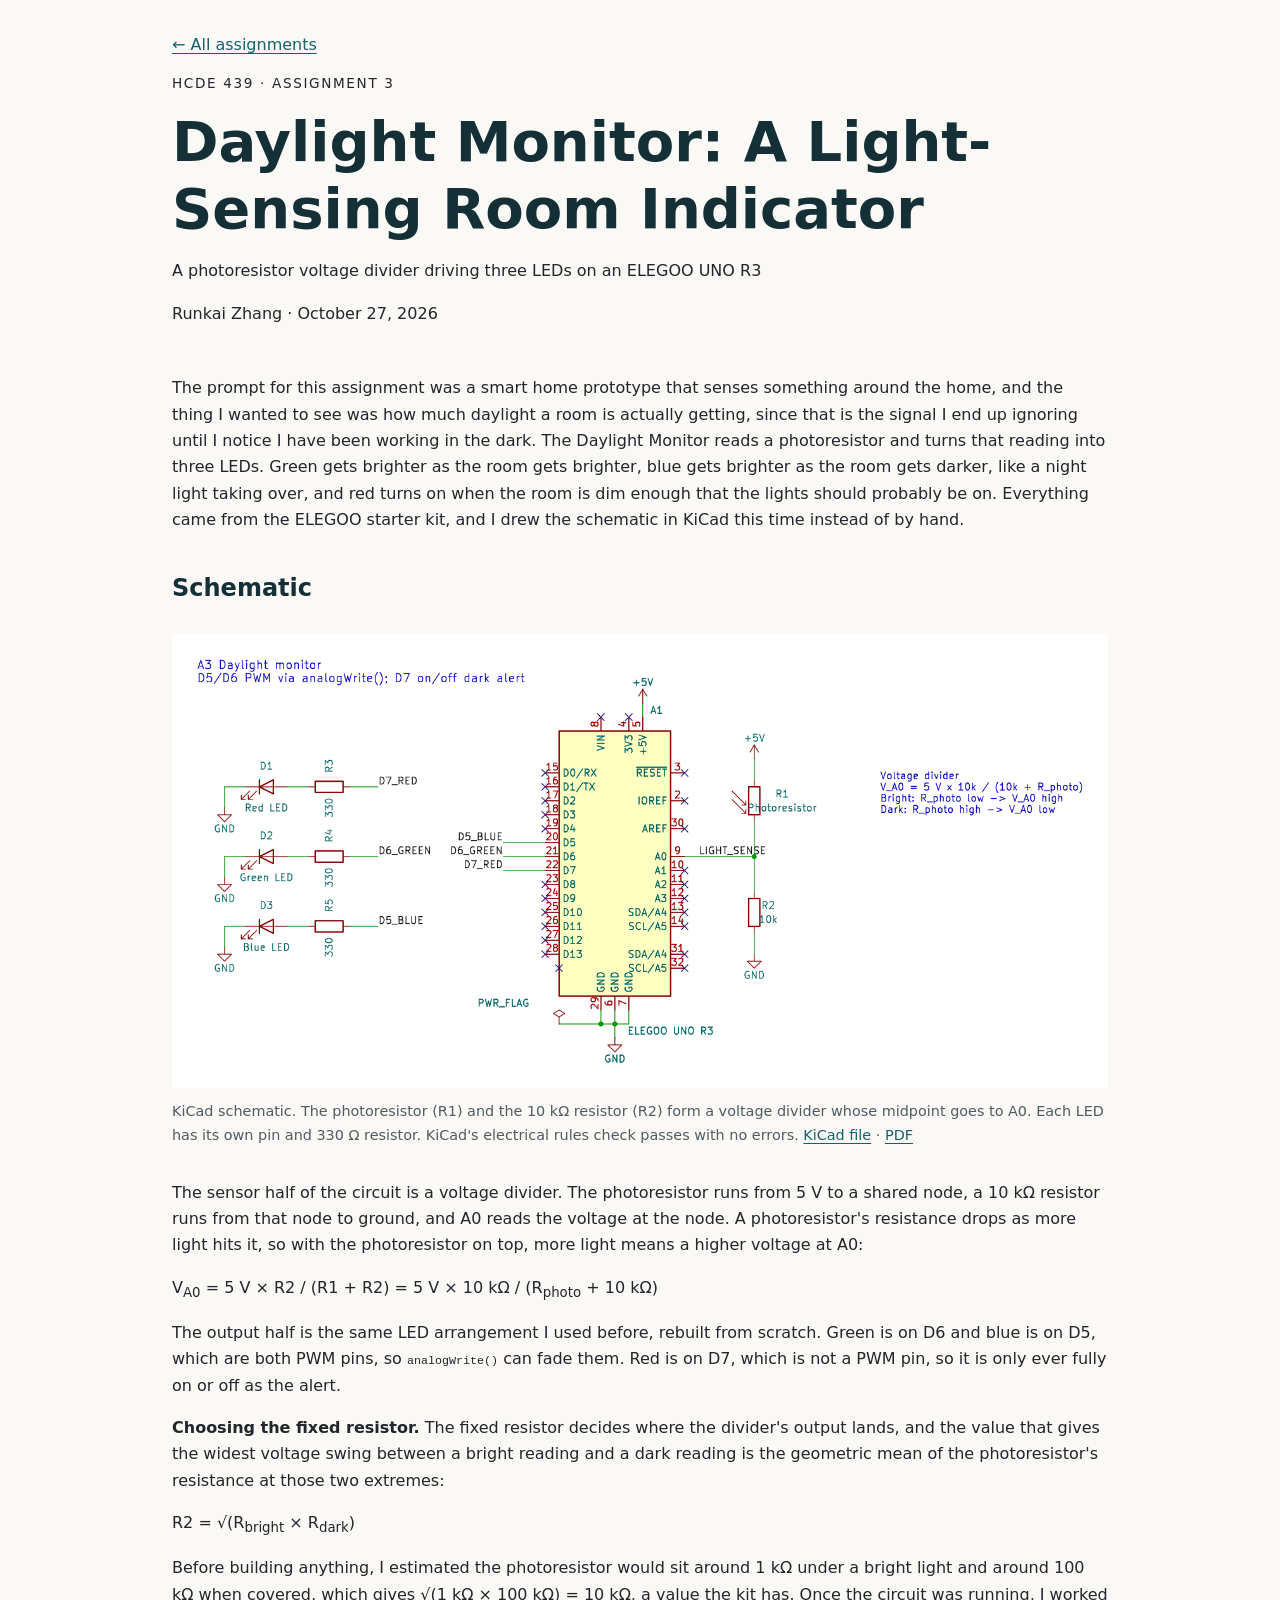
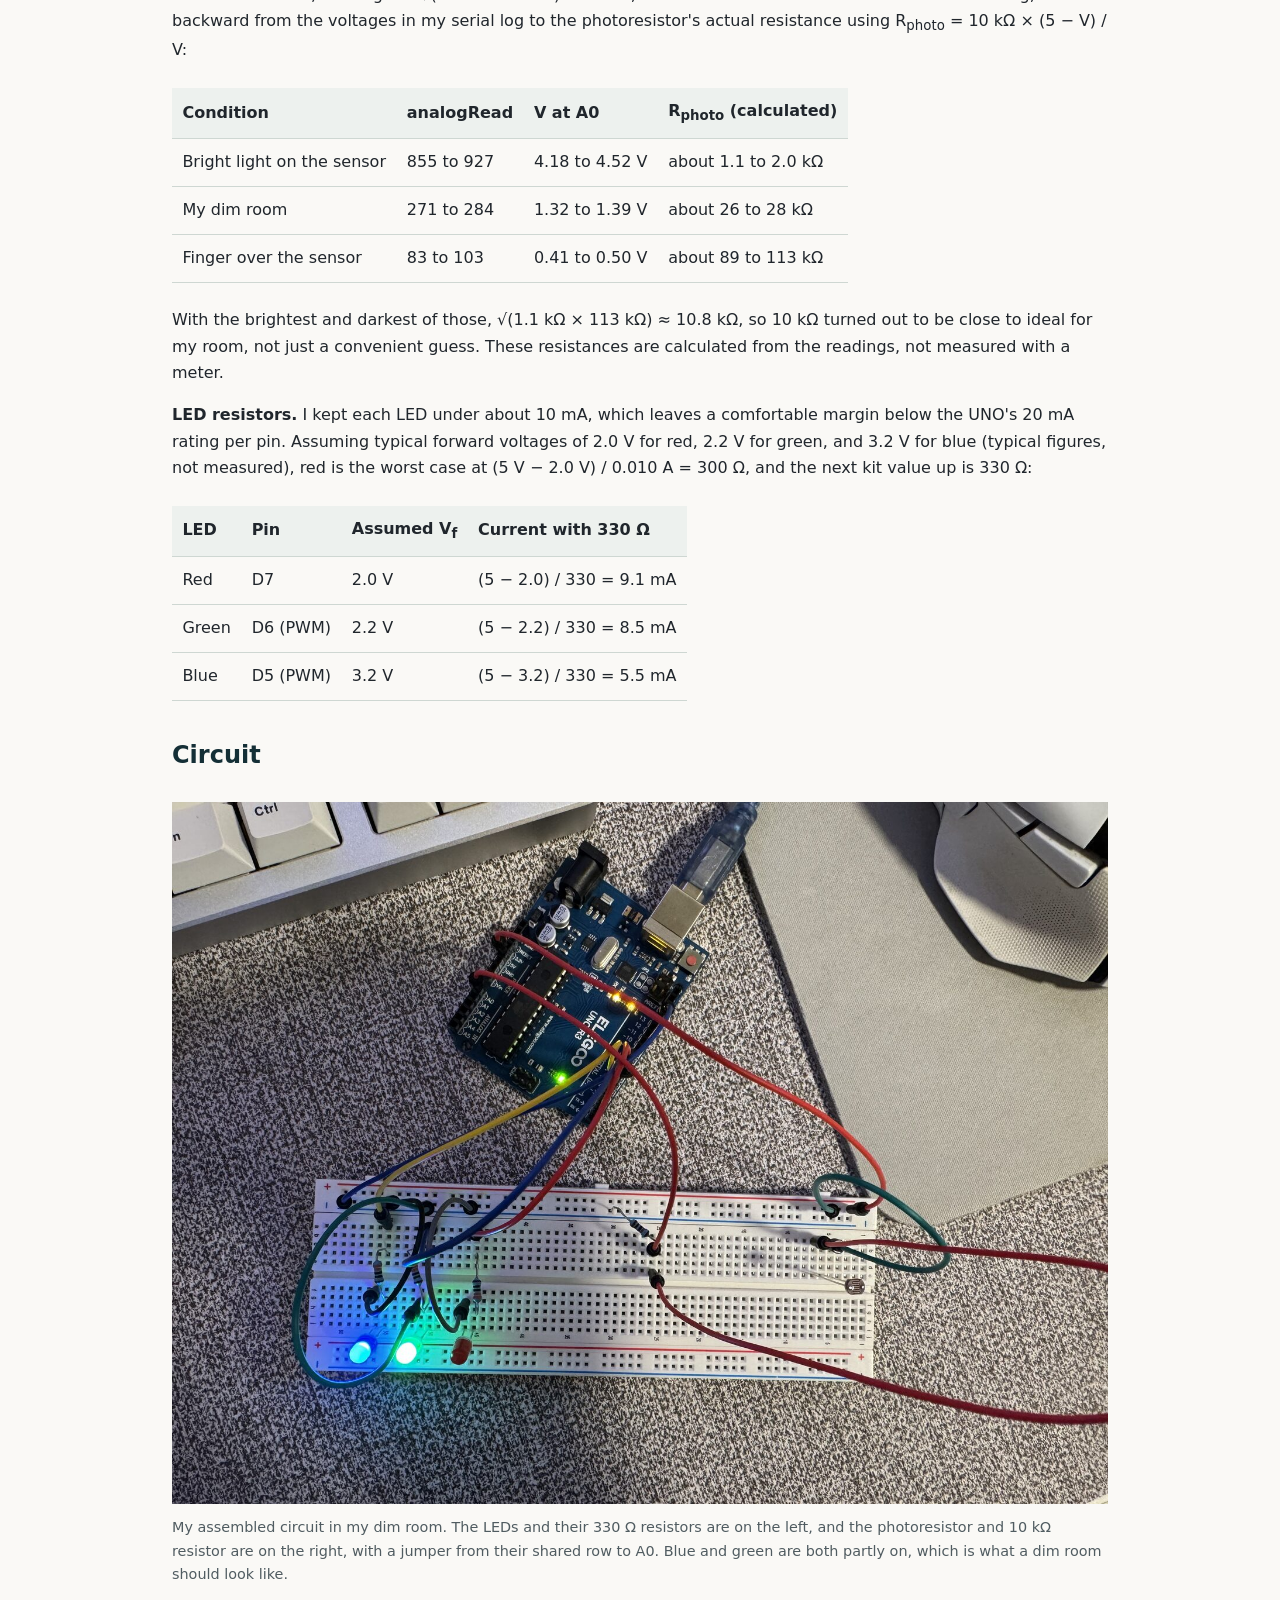
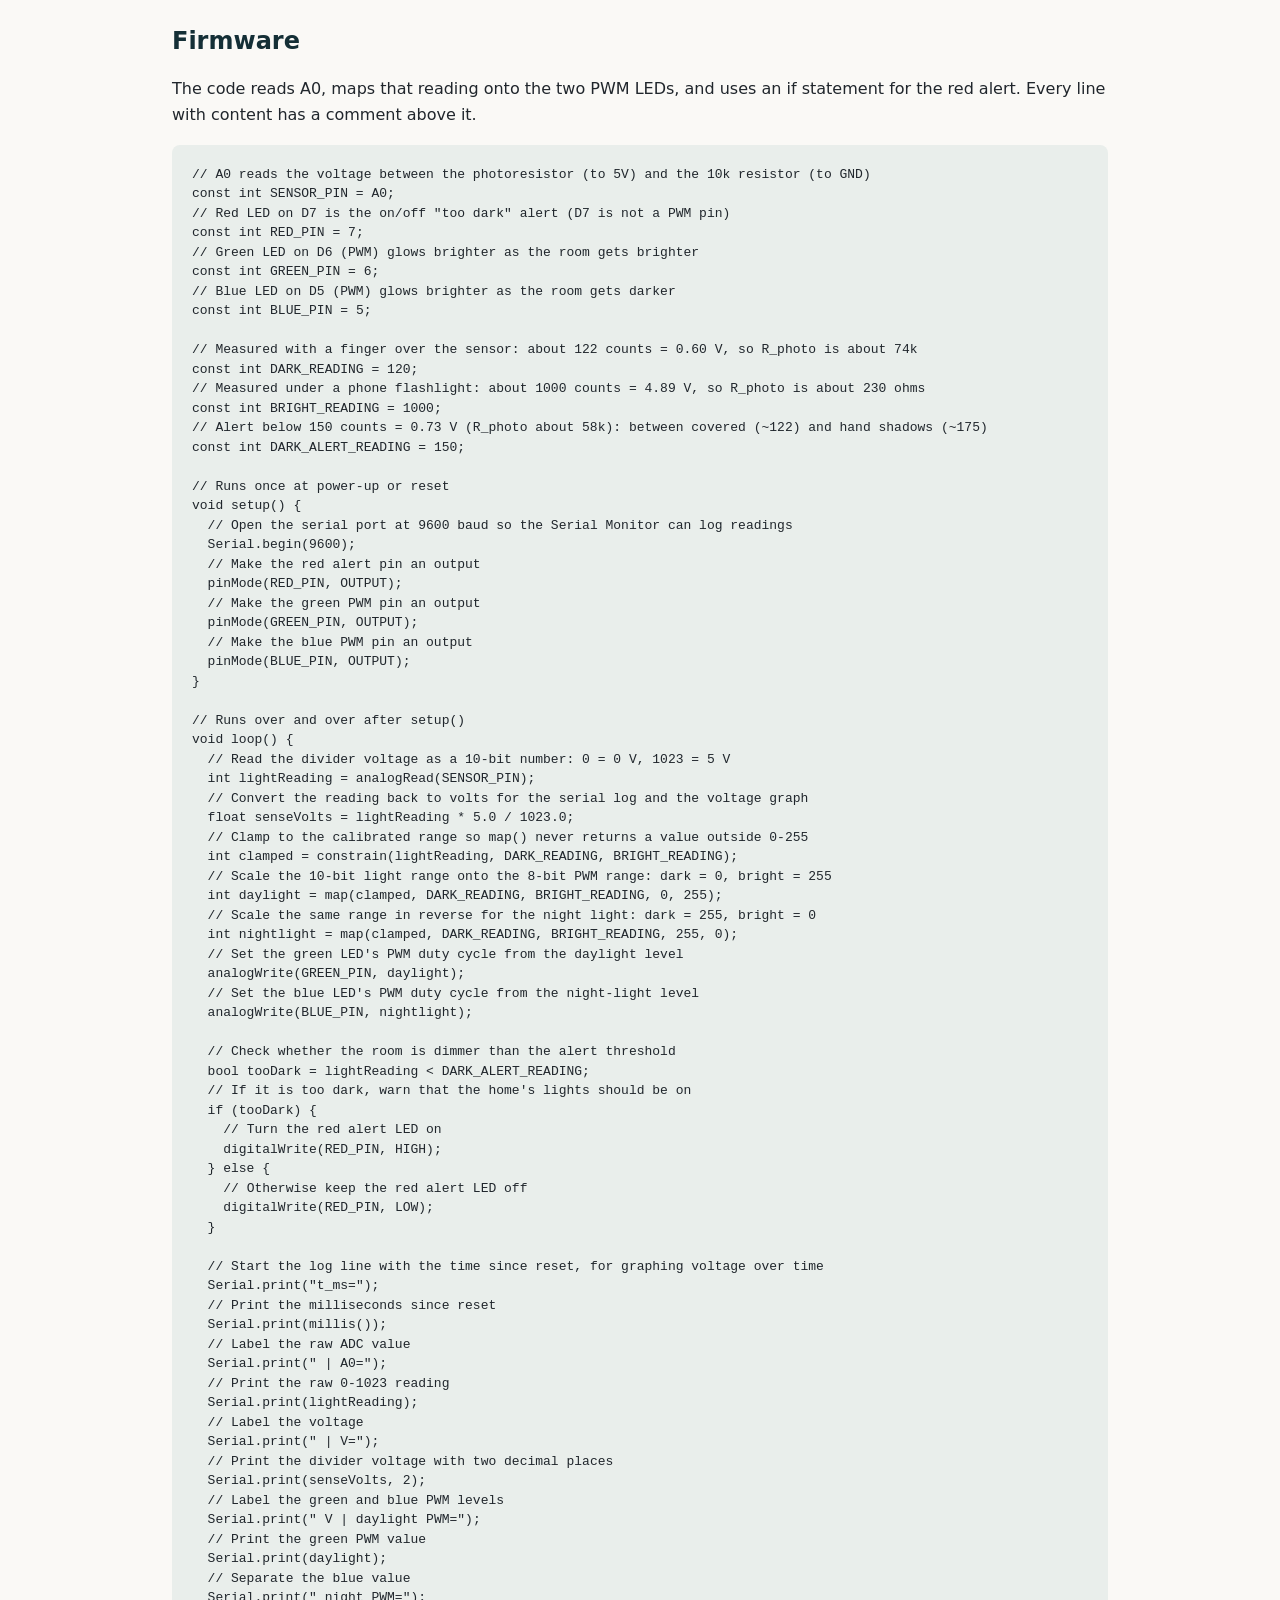
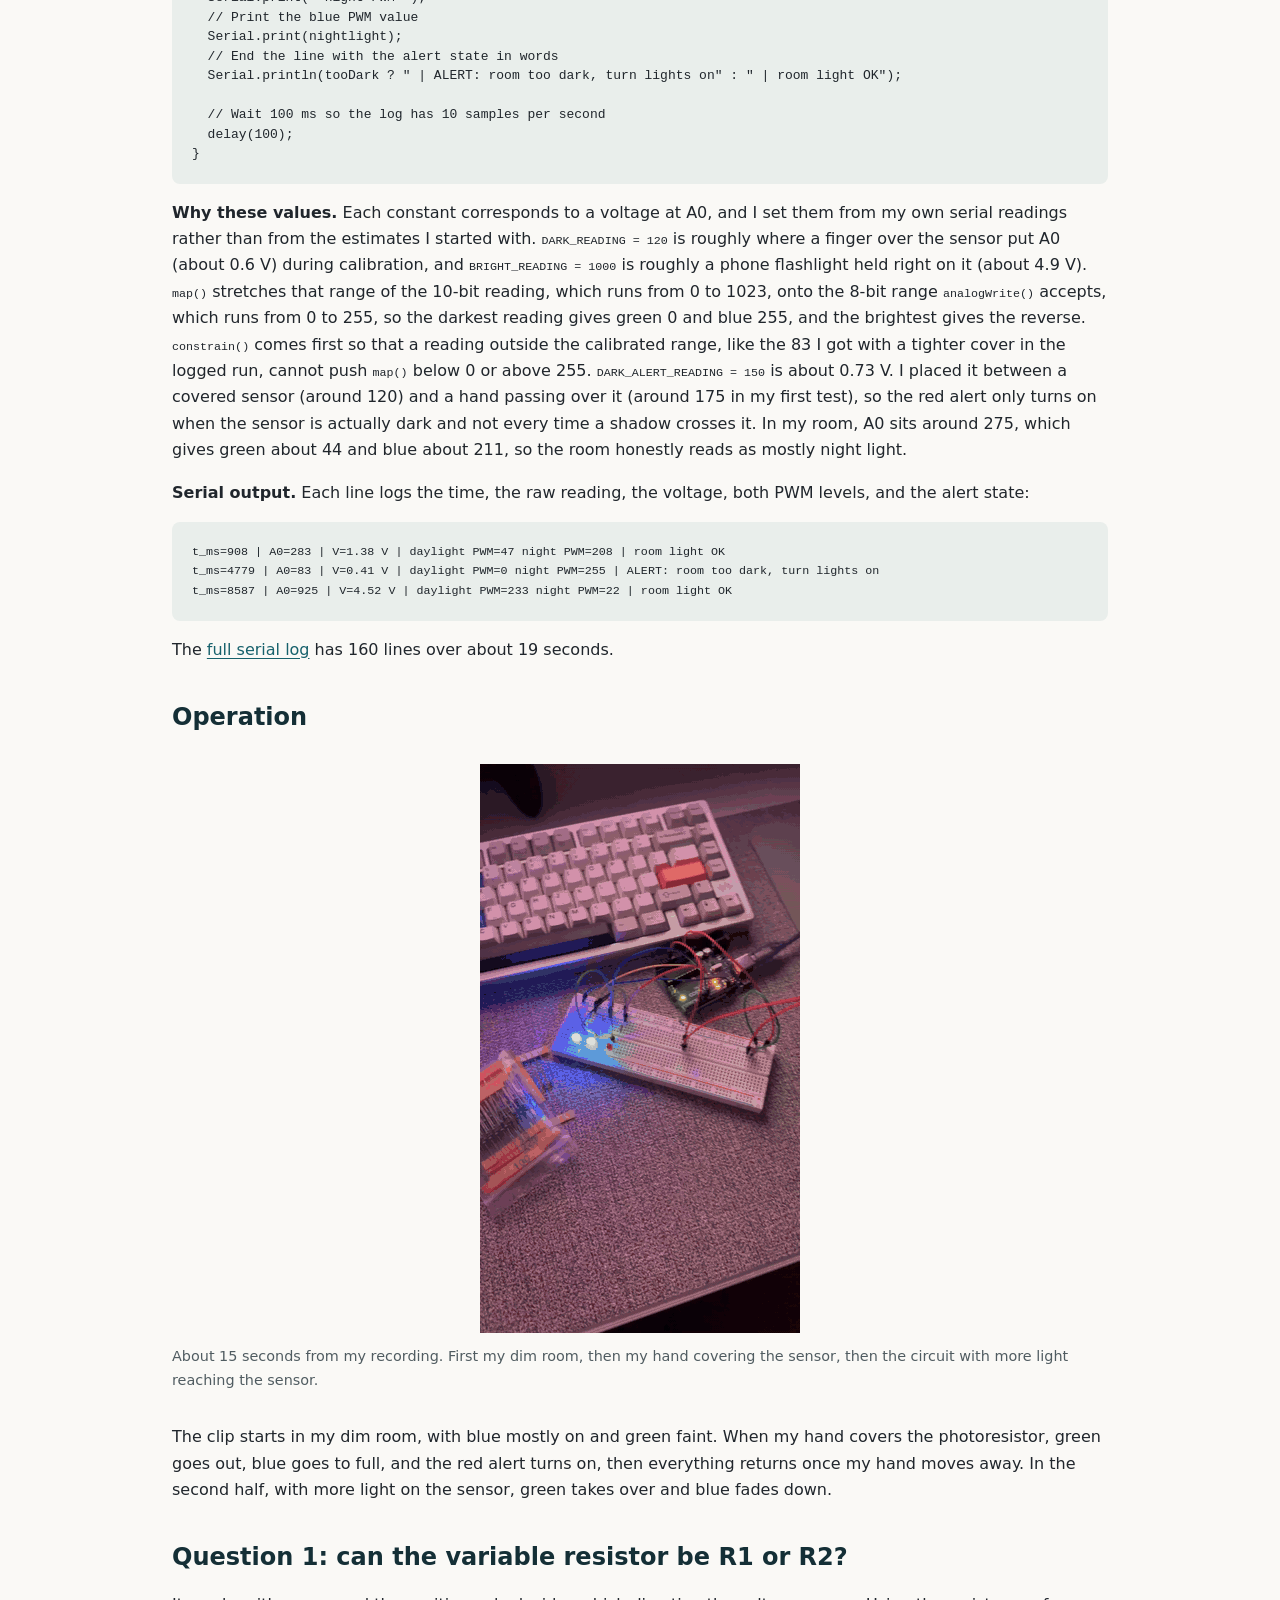
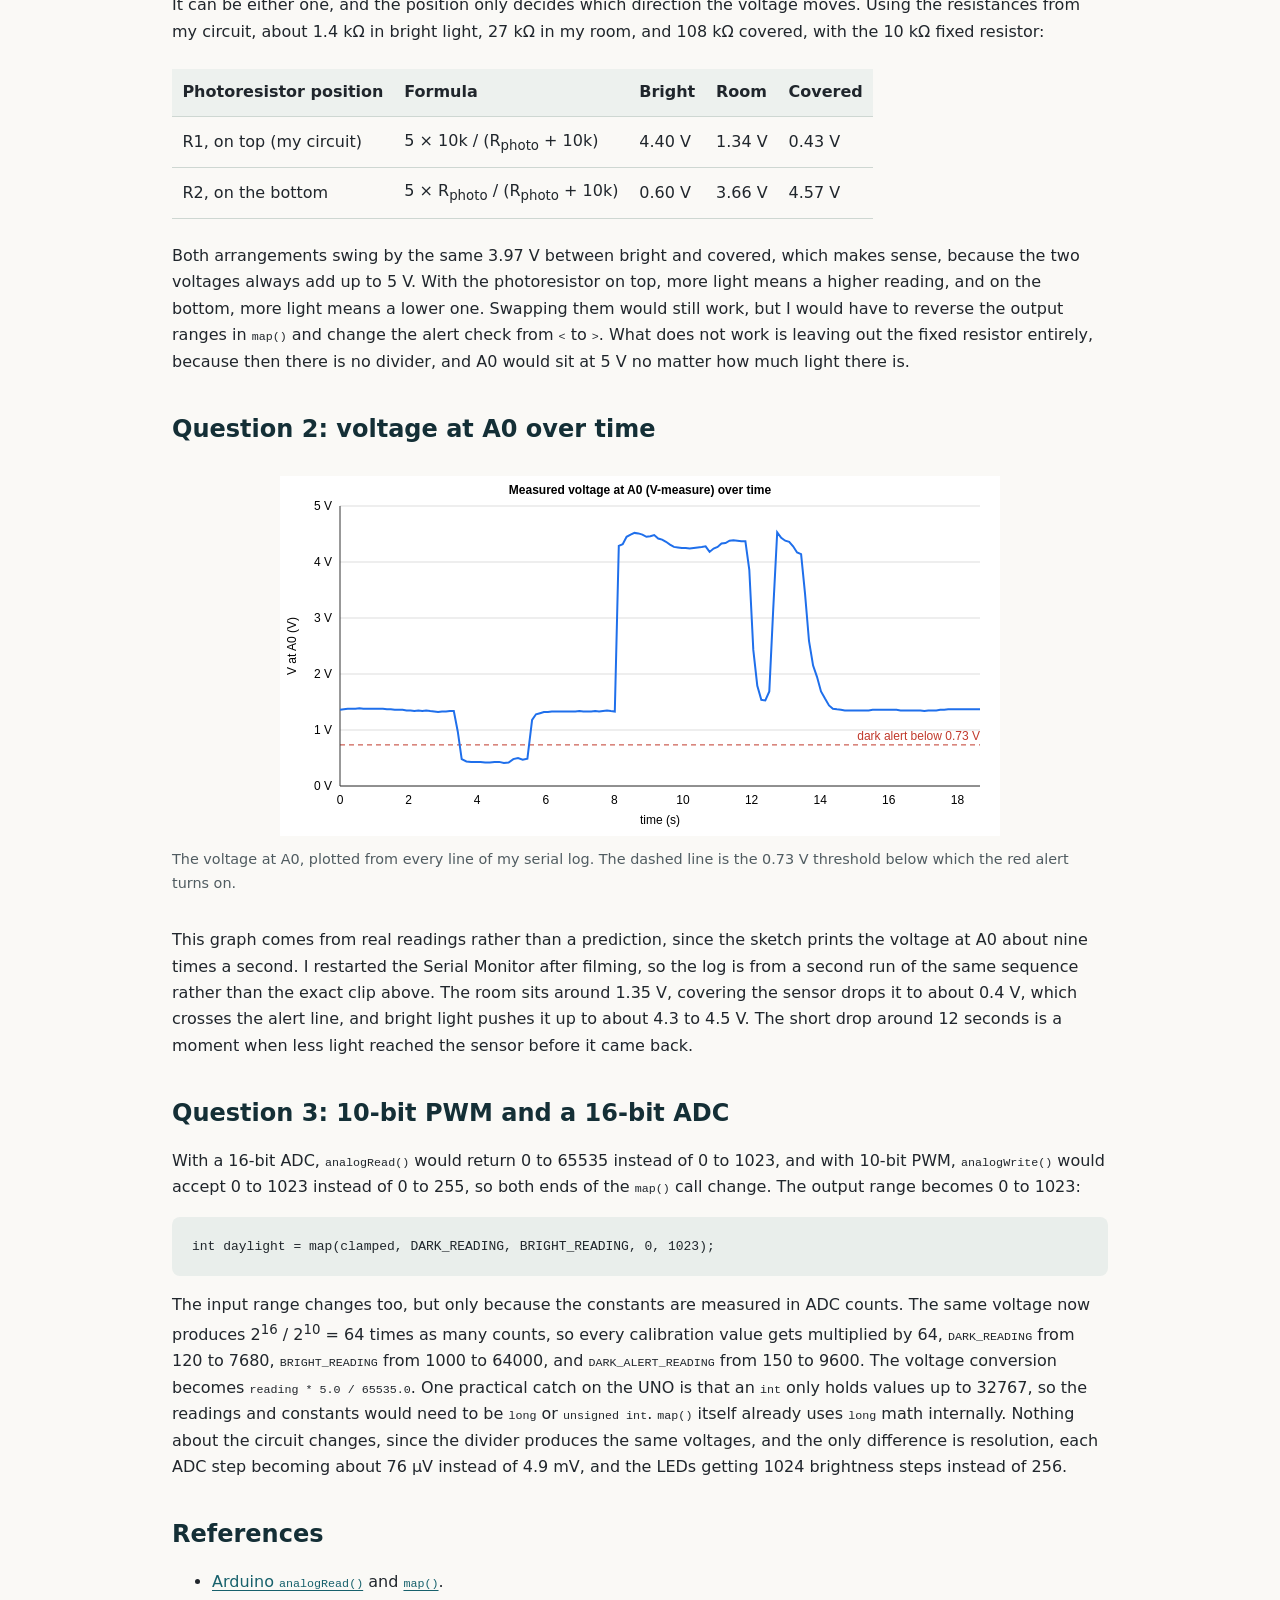
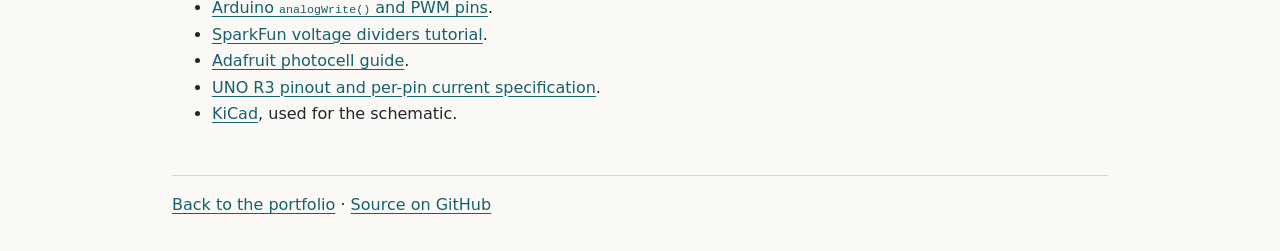
<file: docs/a3.html>
<!DOCTYPE html>
<html lang="en">
<head>
<meta charset="utf-8" />
<meta name="viewport" content="width=device-width, initial-scale=1" />
<meta name="description" content="A small wall indicator that fades from green to blue as a room loses daylight, and turns red when the lights should be on." />
<title>A3: Daylight Monitor · Runkai Zhang</title>
<link href="style.css" rel="stylesheet" />
</head>
<body>
<nav aria-label="Portfolio"><a href="index.html">← All assignments</a></nav>
<header>
<p class="eyebrow">HCDE 439 · Assignment 3</p>
<h1>Daylight Monitor: A Light-Sensing Room Indicator</h1>
<p>A photoresistor voltage divider driving three LEDs on an ELEGOO UNO R3</p>
<p>Runkai Zhang · <time datetime="2026-10-27">October 27, 2026</time></p>
</header>
<main><article>
<p>The prompt for this assignment was a smart home prototype that senses something around the home, and the thing I wanted to see was how much daylight a room is actually getting, since that is the signal I end up ignoring until I notice I have been working in the dark. The Daylight Monitor reads a photoresistor and turns that reading into three LEDs. Green gets brighter as the room gets brighter, blue gets brighter as the room gets darker, like a night light taking over, and red turns on when the room is dim enough that the lights should probably be on. Everything came from the ELEGOO starter kit, and I drew the schematic in KiCad this time instead of by hand.</p>
<h2>Schematic</h2>
<figure>
    <img src="projects/daylight-monitor/schematic.png" alt="KiCad schematic: 5 V connects through a photoresistor R1 to node LIGHT_SENSE, which goes to A0 and through a 10 kilohm resistor R2 to ground. D7, D6 and D5 each drive a red, green or blue LED through its own 330 ohm resistor to ground." width="1477" height="716" />
    <figcaption>KiCad schematic. The photoresistor (R1) and the 10 kΩ resistor (R2) form a voltage divider whose midpoint goes to A0. Each LED has its own pin and 330 Ω resistor. KiCad's electrical rules check passes with no errors. <a href="projects/daylight-monitor/daylight_monitor.kicad_sch">KiCad file</a> · <a href="projects/daylight-monitor/daylight_monitor.pdf">PDF</a></figcaption>
</figure>
<p>The sensor half of the circuit is a voltage divider. The photoresistor runs from 5 V to a shared node, a 10 kΩ resistor runs from that node to ground, and A0 reads the voltage at the node. A photoresistor's resistance drops as more light hits it, so with the photoresistor on top, more light means a higher voltage at A0:</p>
<p>V<sub>A0</sub> = 5 V × R2 / (R1 + R2) = 5 V × 10 kΩ / (R<sub>photo</sub> + 10 kΩ)</p>
<p>The output half is the same LED arrangement I used before, rebuilt from scratch. Green is on D6 and blue is on D5, which are both PWM pins, so <code class="notranslate">analogWrite()</code> can fade them. Red is on D7, which is not a PWM pin, so it is only ever fully on or off as the alert.</p>
<p><strong>Choosing the fixed resistor.</strong> The fixed resistor decides where the divider's output lands, and the value that gives the widest voltage swing between a bright reading and a dark reading is the geometric mean of the photoresistor's resistance at those two extremes:</p>
<p>R2 = √(R<sub>bright</sub> × R<sub>dark</sub>)</p>
<p>Before building anything, I estimated the photoresistor would sit around 1 kΩ under a bright light and around 100 kΩ when covered, which gives √(1 kΩ × 100 kΩ) = 10 kΩ, a value the kit has. Once the circuit was running, I worked backward from the voltages in my serial log to the photoresistor's actual resistance using R<sub>photo</sub> = 10 kΩ × (5 − V) / V:</p>
<markdown-accessiblity-table><table role="table">
<thead>
<tr>
<th>Condition</th>
<th>analogRead</th>
<th>V at A0</th>
<th>R<sub>photo</sub> (calculated)</th>
</tr>
</thead>
<tbody>
<tr>
<td>Bright light on the sensor</td>
<td>855 to 927</td>
<td>4.18 to 4.52 V</td>
<td>about 1.1 to 2.0 kΩ</td>
</tr>
<tr>
<td>My dim room</td>
<td>271 to 284</td>
<td>1.32 to 1.39 V</td>
<td>about 26 to 28 kΩ</td>
</tr>
<tr>
<td>Finger over the sensor</td>
<td>83 to 103</td>
<td>0.41 to 0.50 V</td>
<td>about 89 to 113 kΩ</td>
</tr>
</tbody>
</table></markdown-accessiblity-table>
<p>With the brightest and darkest of those, √(1.1 kΩ × 113 kΩ) ≈ 10.8 kΩ, so 10 kΩ turned out to be close to ideal for my room, not just a convenient guess. These resistances are calculated from the readings, not measured with a meter.</p>
<p><strong>LED resistors.</strong> I kept each LED under about 10 mA, which leaves a comfortable margin below the UNO's 20 mA rating per pin. Assuming typical forward voltages of 2.0 V for red, 2.2 V for green, and 3.2 V for blue (typical figures, not measured), red is the worst case at (5 V − 2.0 V) / 0.010 A = 300 Ω, and the next kit value up is 330 Ω:</p>
<markdown-accessiblity-table><table role="table">
<thead>
<tr>
<th>LED</th>
<th>Pin</th>
<th>Assumed V<sub>f</sub></th>
<th>Current with 330 Ω</th>
</tr>
</thead>
<tbody>
<tr>
<td>Red</td>
<td>D7</td>
<td>2.0 V</td>
<td>(5 − 2.0) / 330 = 9.1 mA</td>
</tr>
<tr>
<td>Green</td>
<td>D6 (PWM)</td>
<td>2.2 V</td>
<td>(5 − 2.2) / 330 = 8.5 mA</td>
</tr>
<tr>
<td>Blue</td>
<td>D5 (PWM)</td>
<td>3.2 V</td>
<td>(5 − 3.2) / 330 = 5.5 mA</td>
</tr>
</tbody>
</table></markdown-accessiblity-table>
<h2>Circuit</h2>
<figure>
    <img src="projects/daylight-monitor/circuit-photo.jpg" alt="My ELEGOO UNO R3 wired to a breadboard with blue, green and red LEDs and their resistors on the left, and the photoresistor and 10 kilohm resistor on the right. Blue and green are lit." width="1600" height="1200" />
    <figcaption>My assembled circuit in my dim room. The LEDs and their 330 Ω resistors are on the left, and the photoresistor and 10 kΩ resistor are on the right, with a jumper from their shared row to A0. Blue and green are both partly on, which is what a dim room should look like.</figcaption>
</figure>
<h2>Firmware</h2>
<p>The code reads A0, maps that reading onto the two PWM LEDs, and uses an if statement for the red alert. Every line with content has a comment above it.</p>
<div class="highlight highlight-source-c++"><pre class="notranslate"><span class="pl-c"><span class="pl-c">//</span> A0 reads the voltage between the photoresistor (to 5V) and the 10k resistor (to GND)</span>
<span class="pl-k">const</span> <span class="pl-k">int</span> <span class="pl-c1">SENSOR_PIN</span> = <span class="pl-c1">A0</span>;
<span class="pl-c"><span class="pl-c">//</span> Red LED on D7 is the on/off "too dark" alert (D7 is not a PWM pin)</span>
<span class="pl-k">const</span> <span class="pl-k">int</span> <span class="pl-c1">RED_PIN</span> = <span class="pl-c1">7</span>;
<span class="pl-c"><span class="pl-c">//</span> Green LED on D6 (PWM) glows brighter as the room gets brighter</span>
<span class="pl-k">const</span> <span class="pl-k">int</span> <span class="pl-c1">GREEN_PIN</span> = <span class="pl-c1">6</span>;
<span class="pl-c"><span class="pl-c">//</span> Blue LED on D5 (PWM) glows brighter as the room gets darker</span>
<span class="pl-k">const</span> <span class="pl-k">int</span> <span class="pl-c1">BLUE_PIN</span> = <span class="pl-c1">5</span>;

<span class="pl-c"><span class="pl-c">//</span> Measured with a finger over the sensor: about 122 counts = 0.60 V, so R_photo is about 74k</span>
<span class="pl-k">const</span> <span class="pl-k">int</span> <span class="pl-c1">DARK_READING</span> = <span class="pl-c1">120</span>;
<span class="pl-c"><span class="pl-c">//</span> Measured under a phone flashlight: about 1000 counts = 4.89 V, so R_photo is about 230 ohms</span>
<span class="pl-k">const</span> <span class="pl-k">int</span> <span class="pl-c1">BRIGHT_READING</span> = <span class="pl-c1">1000</span>;
<span class="pl-c"><span class="pl-c">//</span> Alert below 150 counts = 0.73 V (R_photo about 58k): between covered (~122) and hand shadows (~175)</span>
<span class="pl-k">const</span> <span class="pl-k">int</span> <span class="pl-c1">DARK_ALERT_READING</span> = <span class="pl-c1">150</span>;

<span class="pl-c"><span class="pl-c">//</span> Runs once at power-up or reset</span>
<span class="pl-k">void</span> <span class="pl-en">setup</span>() {
  <span class="pl-c"><span class="pl-c">//</span> Open the serial port at 9600 baud so the Serial Monitor can log readings</span>
  Serial.<span class="pl-c1">begin</span>(<span class="pl-c1">9600</span>);
  <span class="pl-c"><span class="pl-c">//</span> Make the red alert pin an output</span>
  <span class="pl-c1">pinMode</span>(<span class="pl-c1">RED_PIN</span>, <span class="pl-c1">OUTPUT</span>);
  <span class="pl-c"><span class="pl-c">//</span> Make the green PWM pin an output</span>
  <span class="pl-c1">pinMode</span>(<span class="pl-c1">GREEN_PIN</span>, <span class="pl-c1">OUTPUT</span>);
  <span class="pl-c"><span class="pl-c">//</span> Make the blue PWM pin an output</span>
  <span class="pl-c1">pinMode</span>(<span class="pl-c1">BLUE_PIN</span>, <span class="pl-c1">OUTPUT</span>);
}

<span class="pl-c"><span class="pl-c">//</span> Runs over and over after setup()</span>
<span class="pl-k">void</span> <span class="pl-en">loop</span>() {
  <span class="pl-c"><span class="pl-c">//</span> Read the divider voltage as a 10-bit number: 0 = 0 V, 1023 = 5 V</span>
  <span class="pl-k">int</span> lightReading = <span class="pl-c1">analogRead</span>(<span class="pl-c1">SENSOR_PIN</span>);
  <span class="pl-c"><span class="pl-c">//</span> Convert the reading back to volts for the serial log and the voltage graph</span>
  <span class="pl-k">float</span> senseVolts = lightReading * <span class="pl-c1">5.0</span> / <span class="pl-c1">1023.0</span>;
  <span class="pl-c"><span class="pl-c">//</span> Clamp to the calibrated range so map() never returns a value outside 0-255</span>
  <span class="pl-k">int</span> clamped = <span class="pl-c1">constrain</span>(lightReading, <span class="pl-c1">DARK_READING</span>, <span class="pl-c1">BRIGHT_READING</span>);
  <span class="pl-c"><span class="pl-c">//</span> Scale the 10-bit light range onto the 8-bit PWM range: dark = 0, bright = 255</span>
  <span class="pl-k">int</span> daylight = <span class="pl-c1">map</span>(clamped, <span class="pl-c1">DARK_READING</span>, <span class="pl-c1">BRIGHT_READING</span>, <span class="pl-c1">0</span>, <span class="pl-c1">255</span>);
  <span class="pl-c"><span class="pl-c">//</span> Scale the same range in reverse for the night light: dark = 255, bright = 0</span>
  <span class="pl-k">int</span> nightlight = <span class="pl-c1">map</span>(clamped, <span class="pl-c1">DARK_READING</span>, <span class="pl-c1">BRIGHT_READING</span>, <span class="pl-c1">255</span>, <span class="pl-c1">0</span>);
  <span class="pl-c"><span class="pl-c">//</span> Set the green LED's PWM duty cycle from the daylight level</span>
  <span class="pl-c1">analogWrite</span>(<span class="pl-c1">GREEN_PIN</span>, daylight);
  <span class="pl-c"><span class="pl-c">//</span> Set the blue LED's PWM duty cycle from the night-light level</span>
  <span class="pl-c1">analogWrite</span>(<span class="pl-c1">BLUE_PIN</span>, nightlight);

  <span class="pl-c"><span class="pl-c">//</span> Check whether the room is dimmer than the alert threshold</span>
  <span class="pl-k">bool</span> tooDark = lightReading &lt; <span class="pl-c1">DARK_ALERT_READING</span>;
  <span class="pl-c"><span class="pl-c">//</span> If it is too dark, warn that the home's lights should be on</span>
  <span class="pl-k">if</span> (tooDark) {
    <span class="pl-c"><span class="pl-c">//</span> Turn the red alert LED on</span>
    <span class="pl-c1">digitalWrite</span>(<span class="pl-c1">RED_PIN</span>, <span class="pl-c1">HIGH</span>);
  } <span class="pl-k">else</span> {
    <span class="pl-c"><span class="pl-c">//</span> Otherwise keep the red alert LED off</span>
    <span class="pl-c1">digitalWrite</span>(<span class="pl-c1">RED_PIN</span>, <span class="pl-c1">LOW</span>);
  }

  <span class="pl-c"><span class="pl-c">//</span> Start the log line with the time since reset, for graphing voltage over time</span>
  Serial.<span class="pl-c1">print</span>(<span class="pl-s"><span class="pl-pds">"</span>t_ms=<span class="pl-pds">"</span></span>);
  <span class="pl-c"><span class="pl-c">//</span> Print the milliseconds since reset</span>
  Serial.<span class="pl-c1">print</span>(<span class="pl-c1">millis</span>());
  <span class="pl-c"><span class="pl-c">//</span> Label the raw ADC value</span>
  Serial.<span class="pl-c1">print</span>(<span class="pl-s"><span class="pl-pds">"</span> | A0=<span class="pl-pds">"</span></span>);
  <span class="pl-c"><span class="pl-c">//</span> Print the raw 0-1023 reading</span>
  Serial.<span class="pl-c1">print</span>(lightReading);
  <span class="pl-c"><span class="pl-c">//</span> Label the voltage</span>
  Serial.<span class="pl-c1">print</span>(<span class="pl-s"><span class="pl-pds">"</span> | V=<span class="pl-pds">"</span></span>);
  <span class="pl-c"><span class="pl-c">//</span> Print the divider voltage with two decimal places</span>
  Serial.<span class="pl-c1">print</span>(senseVolts, <span class="pl-c1">2</span>);
  <span class="pl-c"><span class="pl-c">//</span> Label the green and blue PWM levels</span>
  Serial.<span class="pl-c1">print</span>(<span class="pl-s"><span class="pl-pds">"</span> V | daylight PWM=<span class="pl-pds">"</span></span>);
  <span class="pl-c"><span class="pl-c">//</span> Print the green PWM value</span>
  Serial.<span class="pl-c1">print</span>(daylight);
  <span class="pl-c"><span class="pl-c">//</span> Separate the blue value</span>
  Serial.<span class="pl-c1">print</span>(<span class="pl-s"><span class="pl-pds">"</span> night PWM=<span class="pl-pds">"</span></span>);
  <span class="pl-c"><span class="pl-c">//</span> Print the blue PWM value</span>
  Serial.<span class="pl-c1">print</span>(nightlight);
  <span class="pl-c"><span class="pl-c">//</span> End the line with the alert state in words</span>
  Serial.<span class="pl-c1">println</span>(tooDark ? <span class="pl-s"><span class="pl-pds">"</span> | ALERT: room too dark, turn lights on<span class="pl-pds">"</span></span> : <span class="pl-s"><span class="pl-pds">"</span> | room light OK<span class="pl-pds">"</span></span>);

  <span class="pl-c"><span class="pl-c">//</span> Wait 100 ms so the log has 10 samples per second</span>
  <span class="pl-c1">delay</span>(<span class="pl-c1">100</span>);
}</pre></div>
<p><strong>Why these values.</strong> Each constant corresponds to a voltage at A0, and I set them from my own serial readings rather than from the estimates I started with. <code class="notranslate">DARK_READING = 120</code> is roughly where a finger over the sensor put A0 (about 0.6 V) during calibration, and <code class="notranslate">BRIGHT_READING = 1000</code> is roughly a phone flashlight held right on it (about 4.9 V). <code class="notranslate">map()</code> stretches that range of the 10-bit reading, which runs from 0 to 1023, onto the 8-bit range <code class="notranslate">analogWrite()</code> accepts, which runs from 0 to 255, so the darkest reading gives green 0 and blue 255, and the brightest gives the reverse. <code class="notranslate">constrain()</code> comes first so that a reading outside the calibrated range, like the 83 I got with a tighter cover in the logged run, cannot push <code class="notranslate">map()</code> below 0 or above 255. <code class="notranslate">DARK_ALERT_READING = 150</code> is about 0.73 V. I placed it between a covered sensor (around 120) and a hand passing over it (around 175 in my first test), so the red alert only turns on when the sensor is actually dark and not every time a shadow crosses it. In my room, A0 sits around 275, which gives green about 44 and blue about 211, so the room honestly reads as mostly night light.</p>
<p><strong>Serial output.</strong> Each line logs the time, the raw reading, the voltage, both PWM levels, and the alert state:</p>
<pre class="notranslate"><code class="notranslate">t_ms=908 | A0=283 | V=1.38 V | daylight PWM=47 night PWM=208 | room light OK
t_ms=4779 | A0=83 | V=0.41 V | daylight PWM=0 night PWM=255 | ALERT: room too dark, turn lights on
t_ms=8587 | A0=925 | V=4.52 V | daylight PWM=233 night PWM=22 | room light OK
</code></pre>
<p>The <a href="projects/daylight-monitor/serial-log.txt">full serial log</a> has 160 lines over about 19 seconds.</p>
<h2>Operation</h2>
<figure>
    <img src="projects/daylight-monitor/circuit-operation.gif" alt="Recording of the circuit: in a dim purple-lit room blue is bright and green is faint, a hand covers the photoresistor and the red LED turns on, then in brighter light green becomes the brightest LED." width="320" height="569" />
    <figcaption>About 15 seconds from my recording. First my dim room, then my hand covering the sensor, then the circuit with more light reaching the sensor.</figcaption>
</figure>
<p>The clip starts in my dim room, with blue mostly on and green faint. When my hand covers the photoresistor, green goes out, blue goes to full, and the red alert turns on, then everything returns once my hand moves away. In the second half, with more light on the sensor, green takes over and blue fades down.</p>
<h2>Question 1: can the variable resistor be R1 or R2?</h2>
<p>It can be either one, and the position only decides which direction the voltage moves. Using the resistances from my circuit, about 1.4 kΩ in bright light, 27 kΩ in my room, and 108 kΩ covered, with the 10 kΩ fixed resistor:</p>
<markdown-accessiblity-table><table role="table">
<thead>
<tr>
<th>Photoresistor position</th>
<th>Formula</th>
<th>Bright</th>
<th>Room</th>
<th>Covered</th>
</tr>
</thead>
<tbody>
<tr>
<td>R1, on top (my circuit)</td>
<td>5 × 10k / (R<sub>photo</sub> + 10k)</td>
<td>4.40 V</td>
<td>1.34 V</td>
<td>0.43 V</td>
</tr>
<tr>
<td>R2, on the bottom</td>
<td>5 × R<sub>photo</sub> / (R<sub>photo</sub> + 10k)</td>
<td>0.60 V</td>
<td>3.66 V</td>
<td>4.57 V</td>
</tr>
</tbody>
</table></markdown-accessiblity-table>
<p>Both arrangements swing by the same 3.97 V between bright and covered, which makes sense, because the two voltages always add up to 5 V. With the photoresistor on top, more light means a higher reading, and on the bottom, more light means a lower one. Swapping them would still work, but I would have to reverse the output ranges in <code class="notranslate">map()</code> and change the alert check from <code class="notranslate">&lt;</code> to <code class="notranslate">&gt;</code>. What does not work is leaving out the fixed resistor entirely, because then there is no divider, and A0 would sit at 5 V no matter how much light there is.</p>
<h2>Question 2: voltage at A0 over time</h2>
<figure>
    <img src="projects/daylight-monitor/voltage-graph.svg" alt="Line graph of measured voltage at A0 over 19 seconds: about 1.35 V in the room, a dip to about 0.4 V while covered from 3.5 to 5.5 seconds, a jump to about 4.3 to 4.5 V in bright light from 8 to 12 seconds with a brief drop, then back to about 1.35 V. A dashed line marks the 0.73 V alert threshold." width="720" height="360" />
    <figcaption>The voltage at A0, plotted from every line of my serial log. The dashed line is the 0.73 V threshold below which the red alert turns on.</figcaption>
</figure>
<p>This graph comes from real readings rather than a prediction, since the sketch prints the voltage at A0 about nine times a second. I restarted the Serial Monitor after filming, so the log is from a second run of the same sequence rather than the exact clip above. The room sits around 1.35 V, covering the sensor drops it to about 0.4 V, which crosses the alert line, and bright light pushes it up to about 4.3 to 4.5 V. The short drop around 12 seconds is a moment when less light reached the sensor before it came back.</p>
<h2>Question 3: 10-bit PWM and a 16-bit ADC</h2>
<p>With a 16-bit ADC, <code class="notranslate">analogRead()</code> would return 0 to 65535 instead of 0 to 1023, and with 10-bit PWM, <code class="notranslate">analogWrite()</code> would accept 0 to 1023 instead of 0 to 255, so both ends of the <code class="notranslate">map()</code> call change. The output range becomes 0 to 1023:</p>
<div class="highlight highlight-source-c++"><pre class="notranslate"><span class="pl-k">int</span> daylight = map(clamped, <span class="pl-c1">DARK_READING</span>, <span class="pl-c1">BRIGHT_READING</span>, <span class="pl-c1">0</span>, <span class="pl-c1">1023</span>);</pre></div>
<p>The input range changes too, but only because the constants are measured in ADC counts. The same voltage now produces 2<sup>16</sup> / 2<sup>10</sup> = 64 times as many counts, so every calibration value gets multiplied by 64, <code class="notranslate">DARK_READING</code> from 120 to 7680, <code class="notranslate">BRIGHT_READING</code> from 1000 to 64000, and <code class="notranslate">DARK_ALERT_READING</code> from 150 to 9600. The voltage conversion becomes <code class="notranslate">reading * 5.0 / 65535.0</code>. One practical catch on the UNO is that an <code class="notranslate">int</code> only holds values up to 32767, so the readings and constants would need to be <code class="notranslate">long</code> or <code class="notranslate">unsigned int</code>. <code class="notranslate">map()</code> itself already uses <code class="notranslate">long</code> math internally. Nothing about the circuit changes, since the divider produces the same voltages, and the only difference is resolution, each ADC step becoming about 76 µV instead of 4.9 mV, and the LEDs getting 1024 brightness steps instead of 256.</p>
<h2>References</h2>
<ul>
<li><a href="https://docs.arduino.cc/language-reference/en/functions/analog-io/analogRead/" rel="nofollow">Arduino <code class="notranslate">analogRead()</code></a> and <a href="https://docs.arduino.cc/language-reference/en/functions/math/map/" rel="nofollow"><code class="notranslate">map()</code></a>.</li>
<li><a href="https://docs.arduino.cc/language-reference/en/functions/analog-io/analogWrite/" rel="nofollow">Arduino <code class="notranslate">analogWrite()</code> and PWM pins</a>.</li>
<li><a href="https://learn.sparkfun.com/tutorials/voltage-dividers/all" rel="nofollow">SparkFun voltage dividers tutorial</a>.</li>
<li><a href="https://learn.adafruit.com/photocells/using-a-photocell" rel="nofollow">Adafruit photocell guide</a>.</li>
<li><a href="https://content.arduino.cc/assets/Pinout-UNOrev3_latest.pdf" rel="nofollow">UNO R3 pinout and per-pin current specification</a>.</li>
<li><a href="https://www.kicad.org/" rel="nofollow">KiCad</a>, used for the schematic.</li>
</ul></article></main>
<footer><a href="index.html">Back to the portfolio</a> · <a href="https://github.com/runkaiz/hcde439">Source on GitHub</a></footer>
</body>
</html>
</file>
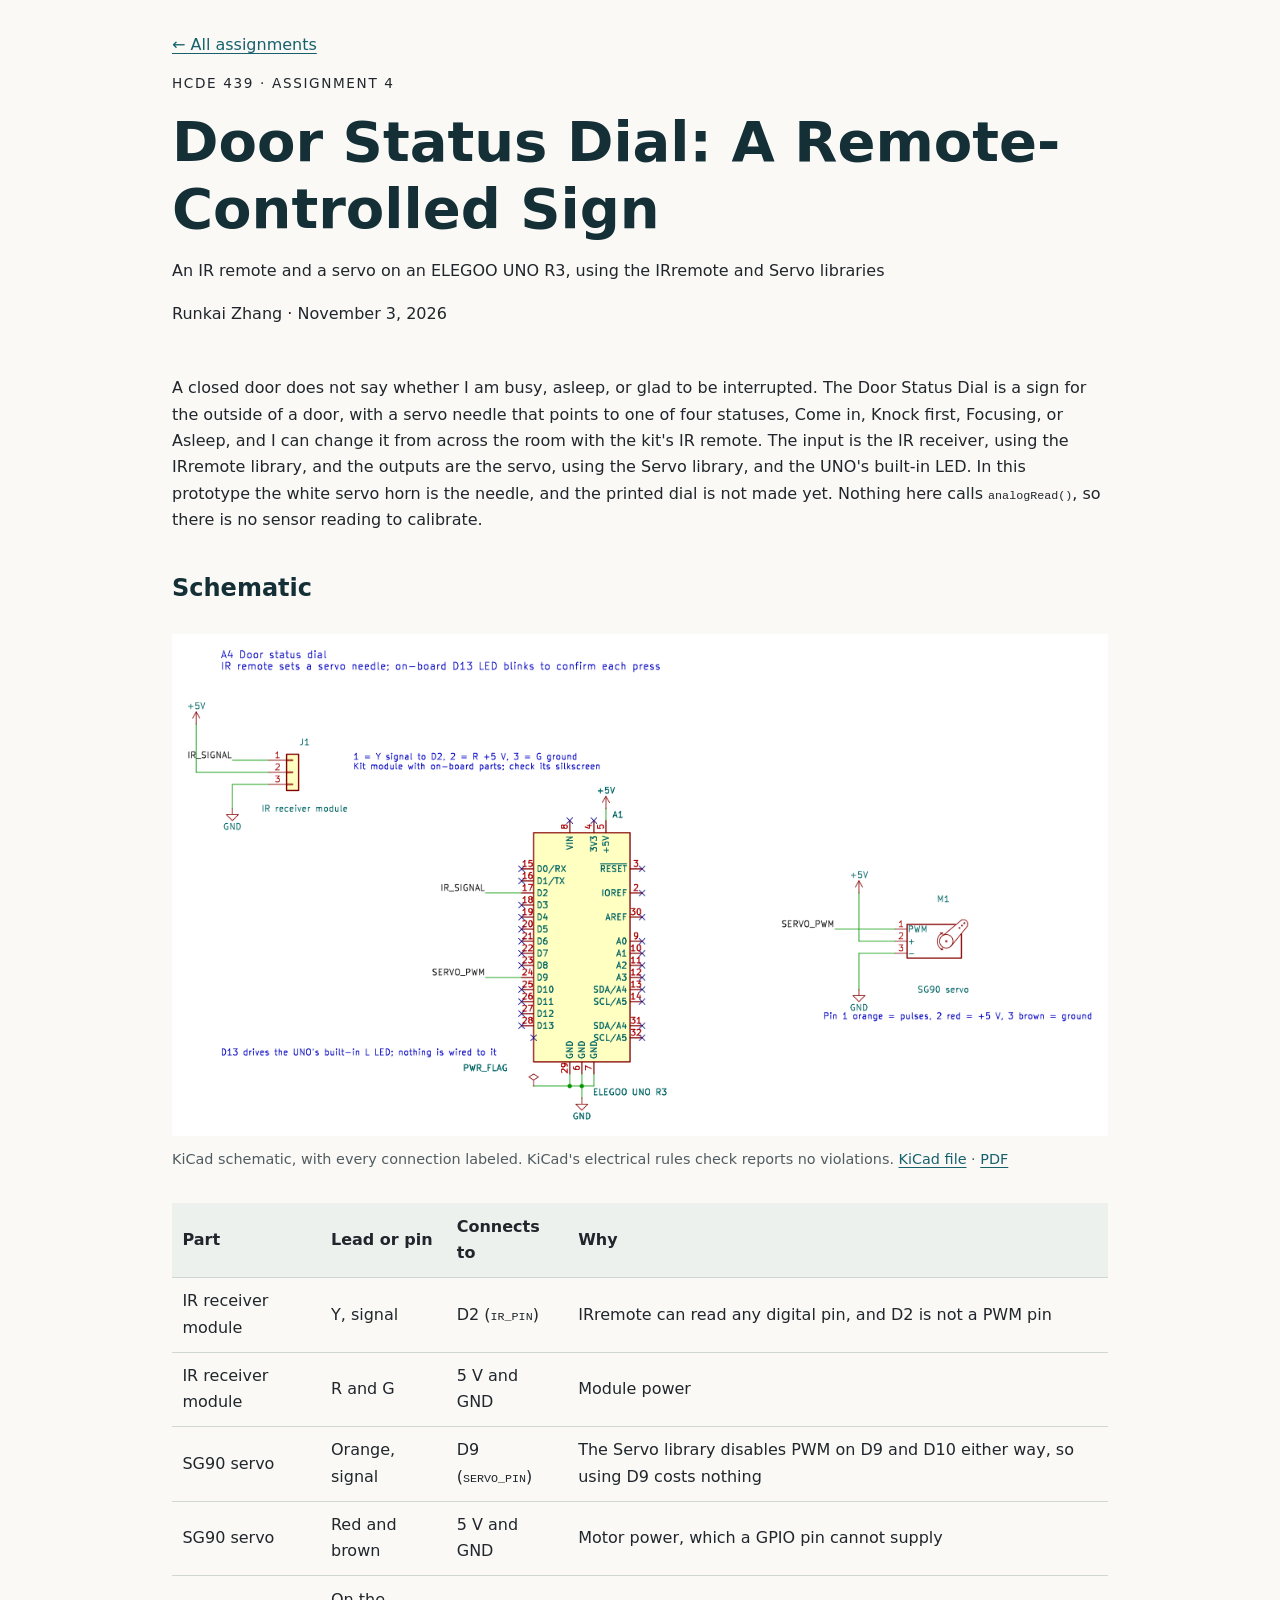
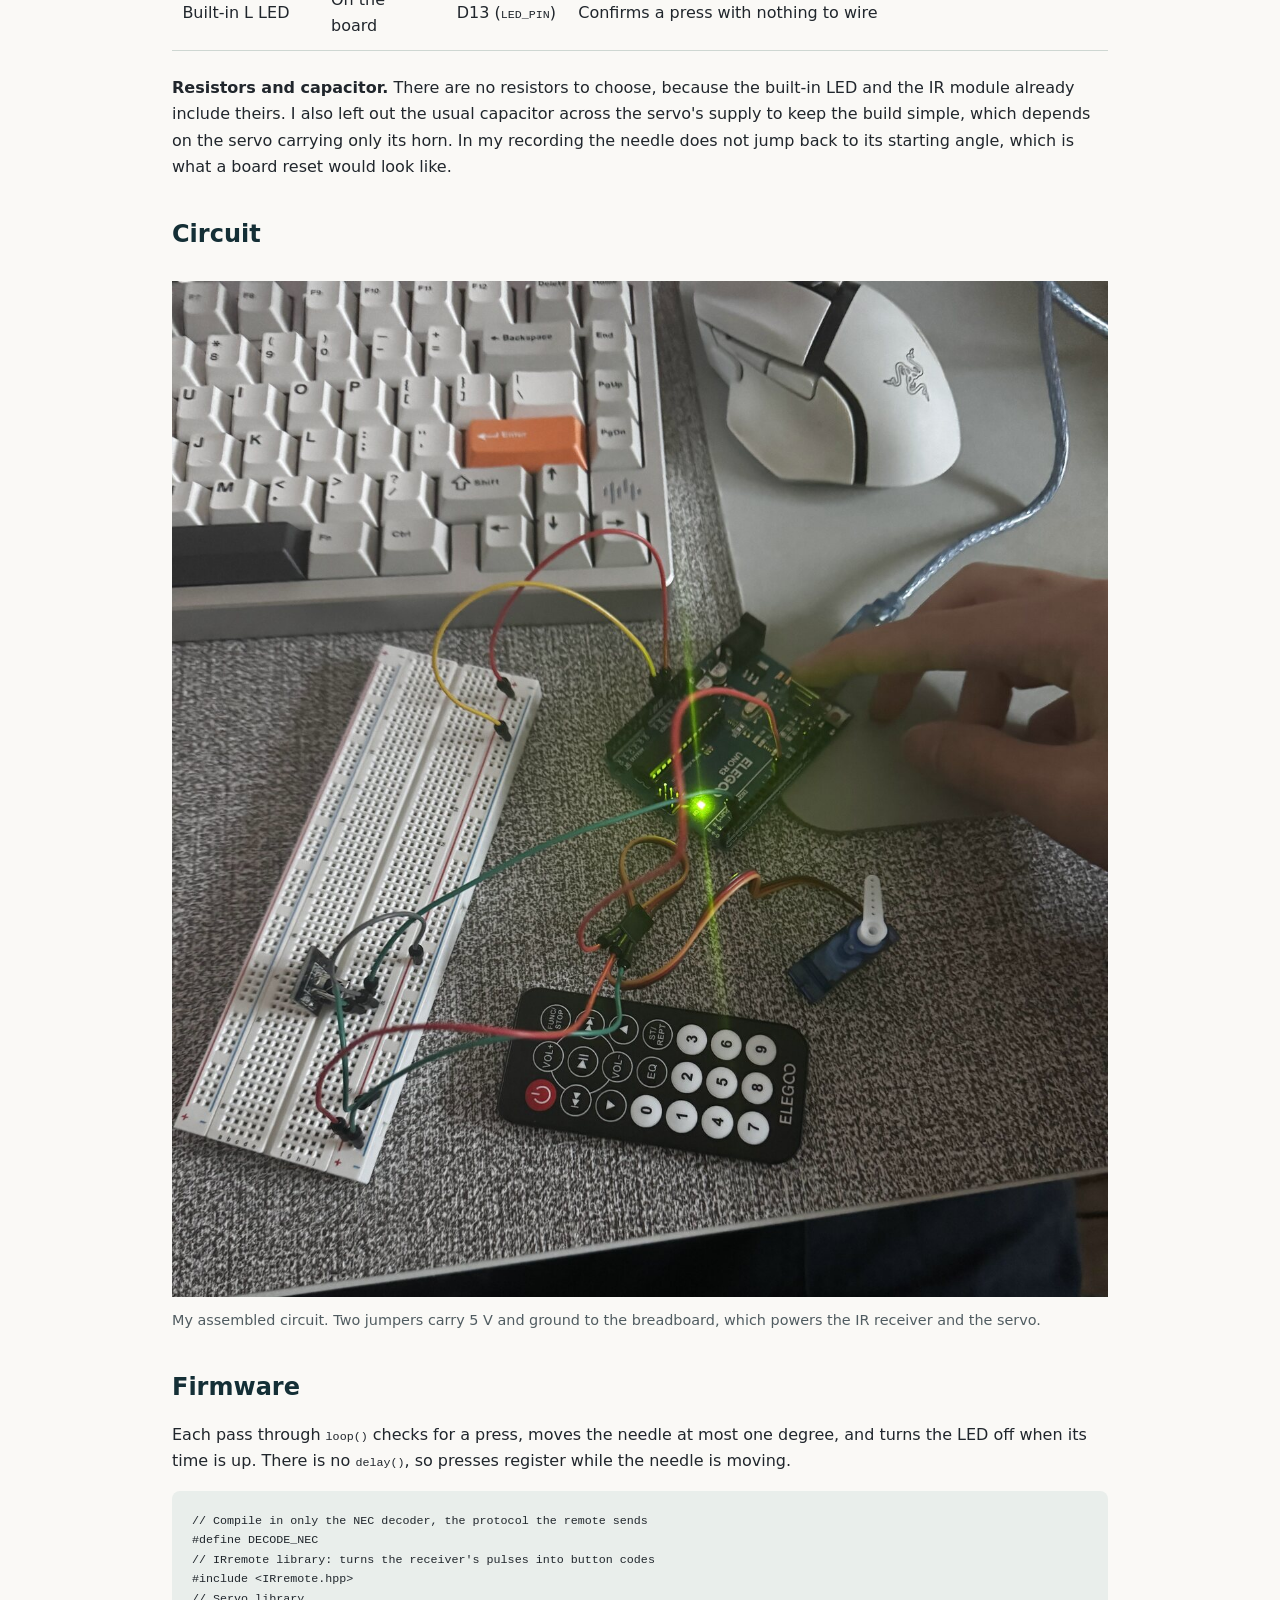
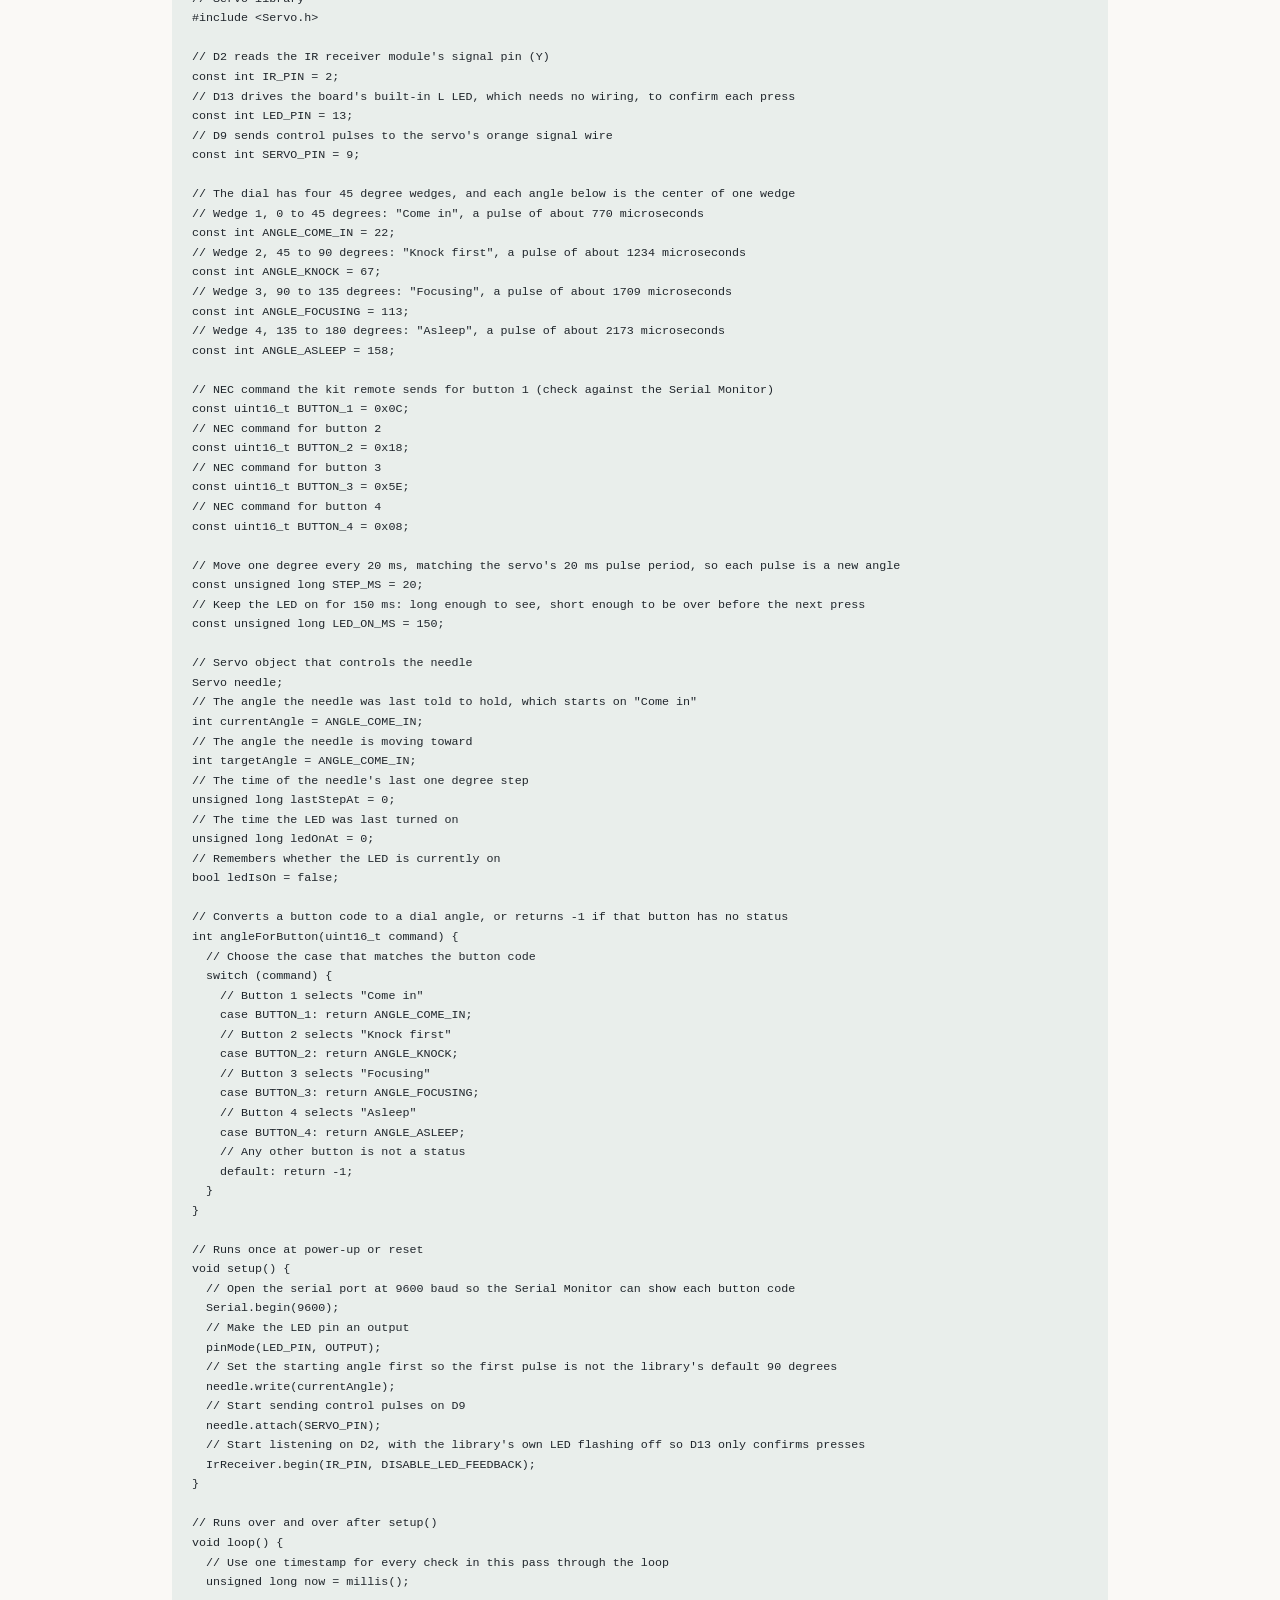
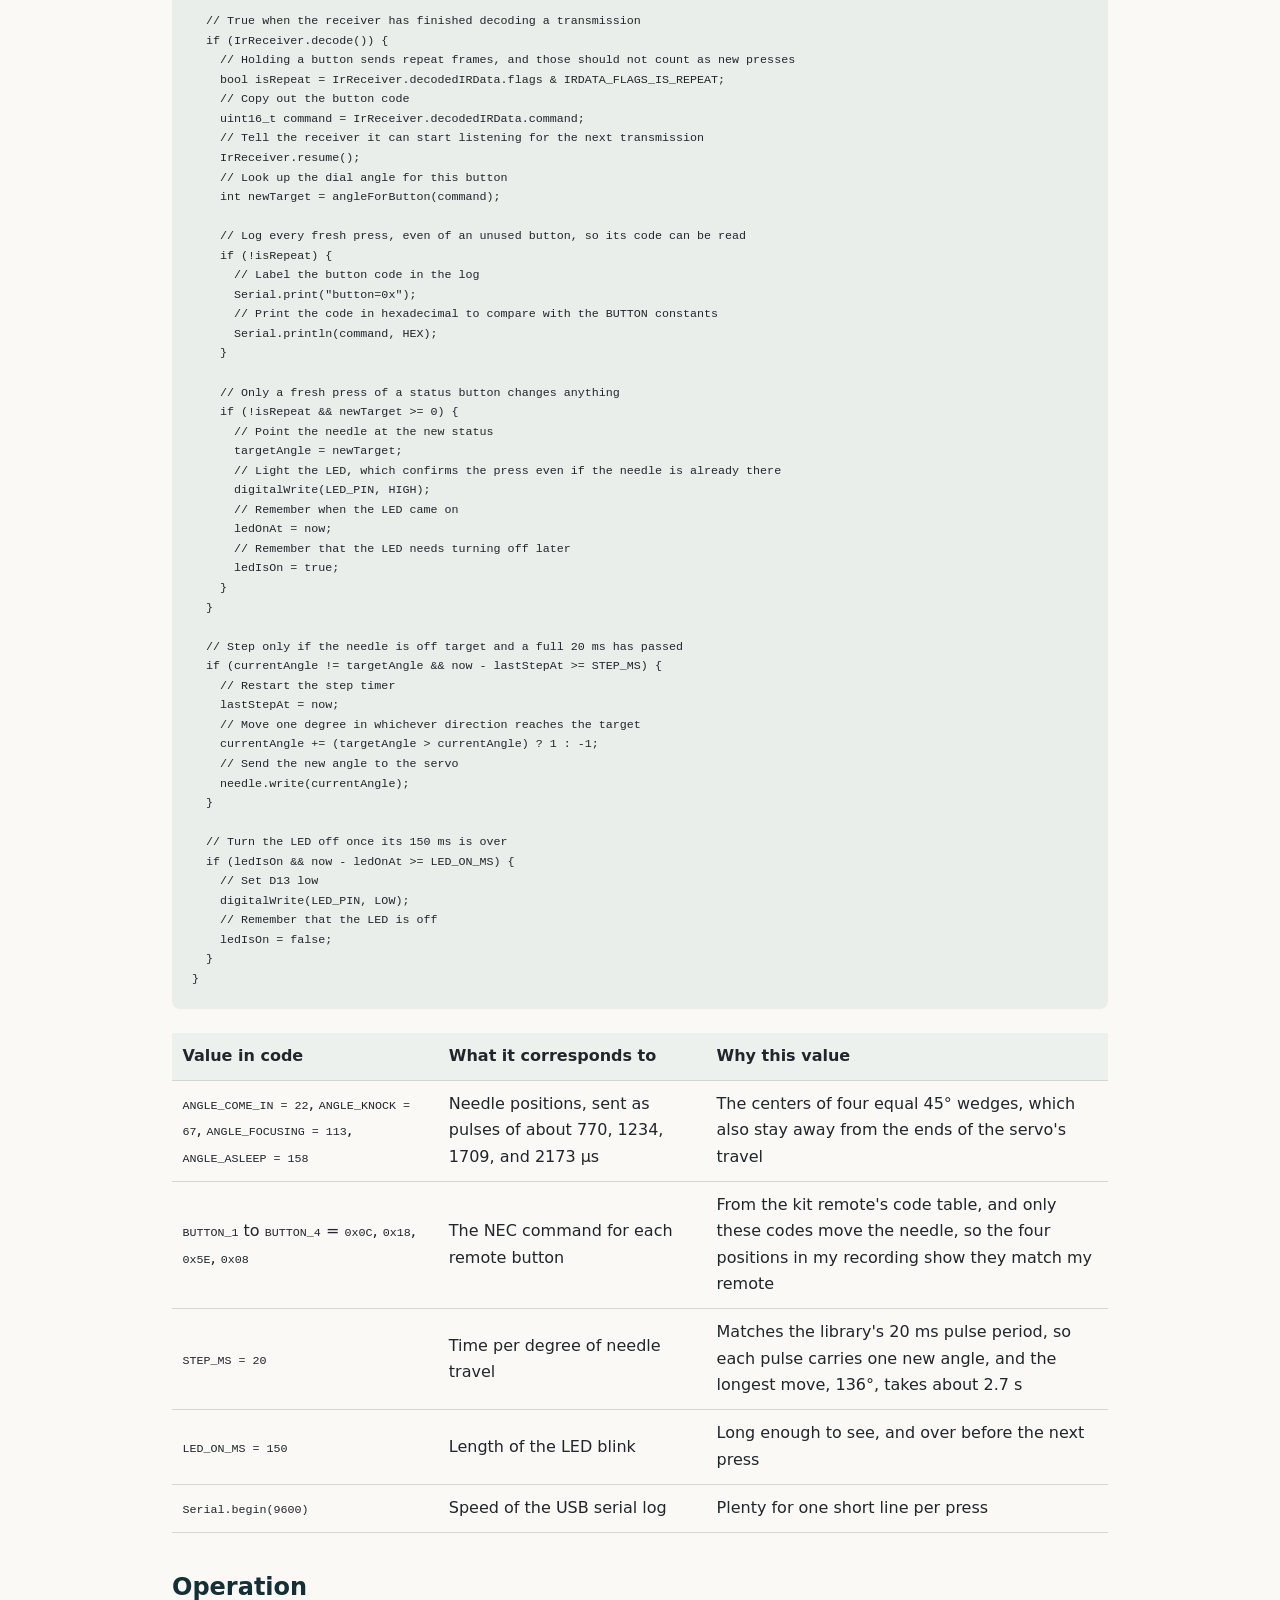
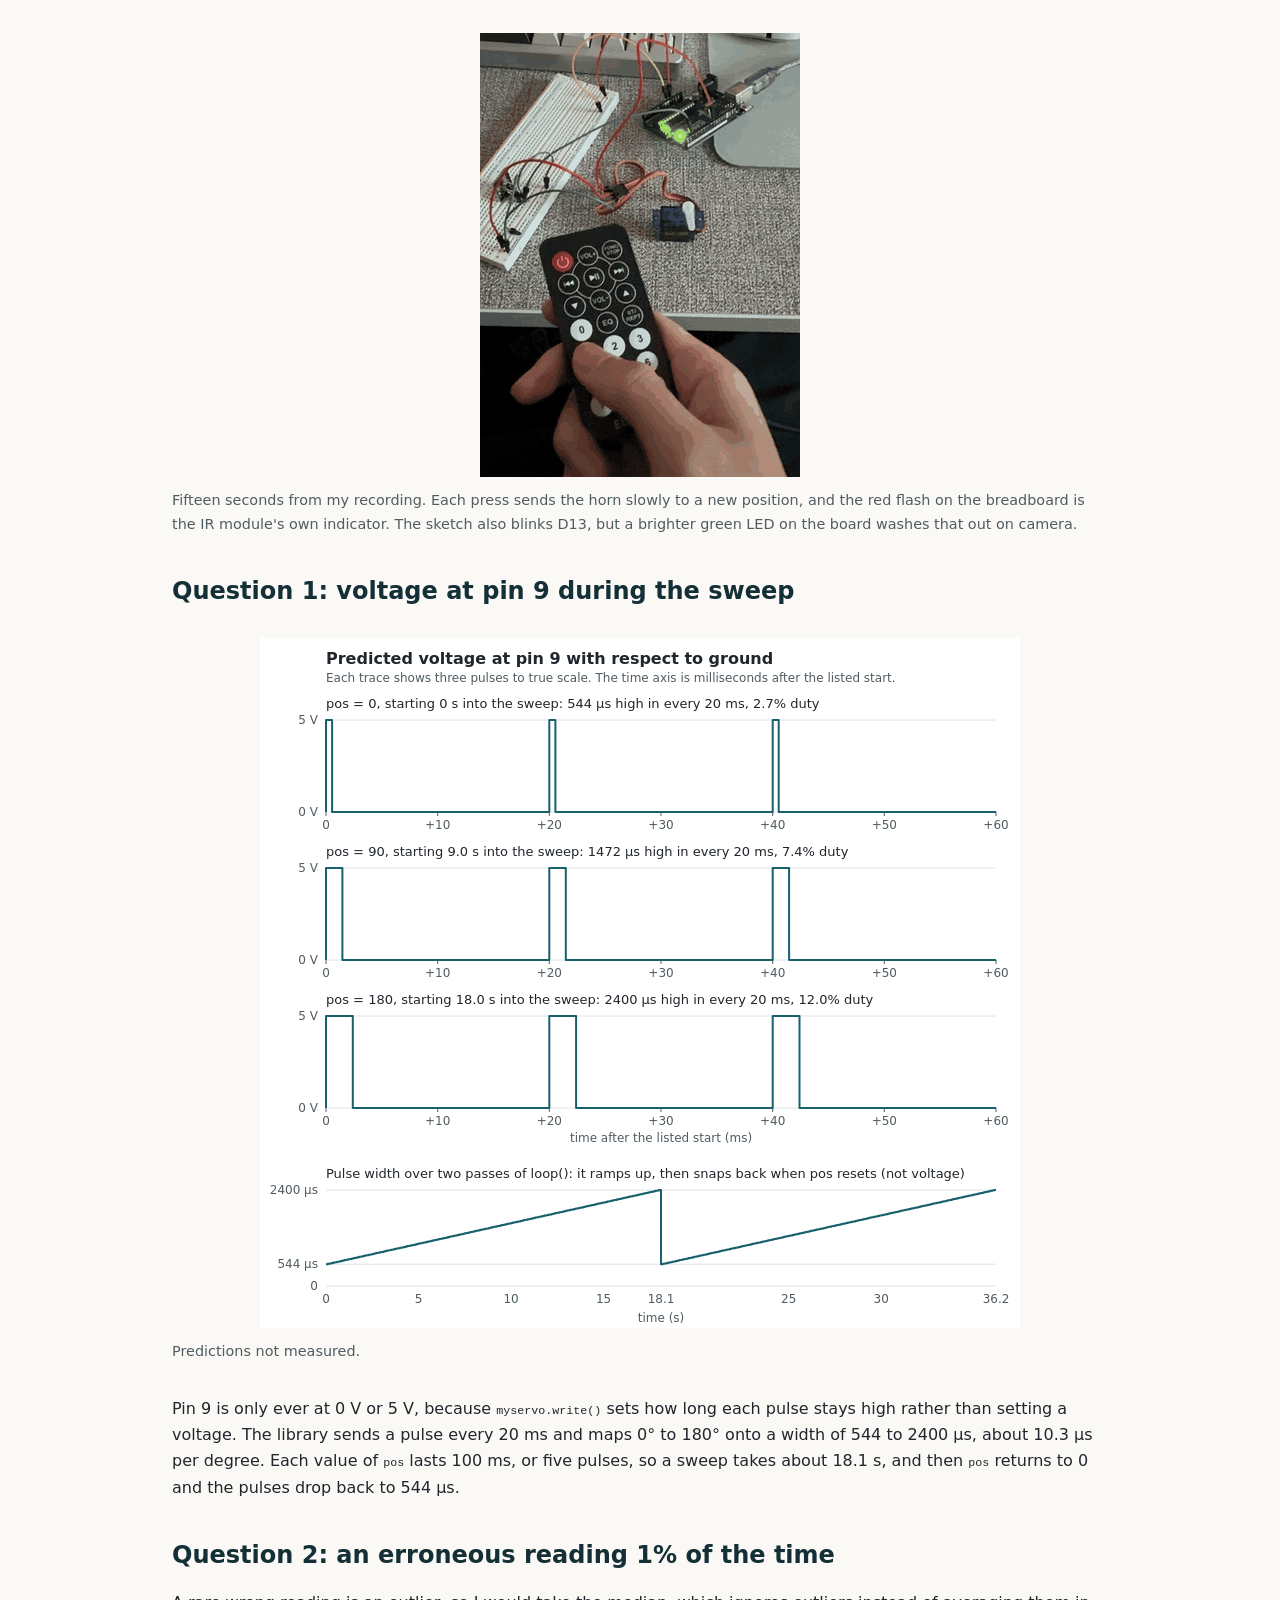
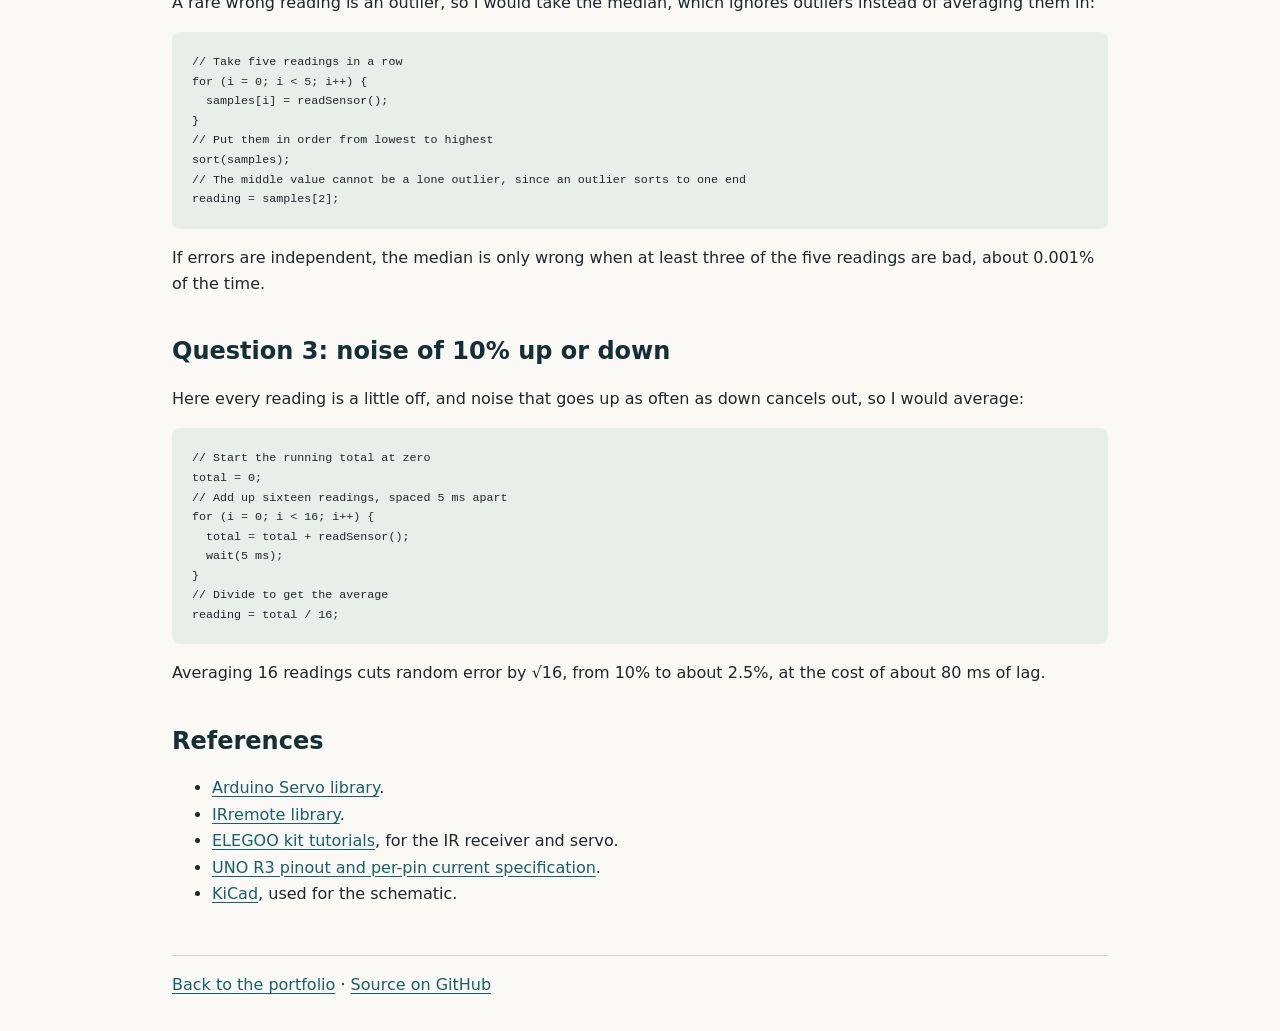
<file: docs/a4.html>
<!DOCTYPE html>
<html lang="en">
<head>
<meta charset="utf-8" />
<meta name="viewport" content="width=device-width, initial-scale=1" />
<meta name="description" content="A sign for a door that I can change from across the room, with a servo for a needle and the kit remote for a control." />
<title>A4: Door Status Dial · Runkai Zhang</title>
<link href="style.css" rel="stylesheet" />
</head>
<body>
<nav aria-label="Portfolio"><a href="index.html">← All assignments</a></nav>
<header>
<p class="eyebrow">HCDE 439 · Assignment 4</p>
<h1>Door Status Dial: A Remote-Controlled Sign</h1>
<p>An IR remote and a servo on an ELEGOO UNO R3, using the IRremote and Servo libraries</p>
<p>Runkai Zhang · <time datetime="2026-11-03">November 3, 2026</time></p>
</header>
<main><article>
<p>A closed door does not say whether I am busy, asleep, or glad to be interrupted. The Door Status Dial is a sign for the outside of a door, with a servo needle that points to one of four statuses, Come in, Knock first, Focusing, or Asleep, and I can change it from across the room with the kit's IR remote. The input is the IR receiver, using the IRremote library, and the outputs are the servo, using the Servo library, and the UNO's built-in LED. In this prototype the white servo horn is the needle, and the printed dial is not made yet. Nothing here calls <code class="notranslate">analogRead()</code>, so there is no sensor reading to calibrate.</p>
<h2>Schematic</h2>
<figure>
    <img src="projects/door-dial/schematic.png" alt="KiCad schematic. IR receiver module J1: signal to D2 on net IR_SIGNAL, power to 5 V, ground to GND. D9 on net SERVO_PWM goes to the signal pin of SG90 servo M1, whose power and ground pins go to 5 V and GND. A note says D13 drives the UNO's built-in LED." width="1165" height="624" />
    <figcaption>KiCad schematic, with every connection labeled. KiCad's electrical rules check reports no violations. <a href="projects/door-dial/door_dial.kicad_sch">KiCad file</a> · <a href="projects/door-dial/door_dial.pdf">PDF</a></figcaption>
</figure>
<table>
<thead><tr><th>Part</th><th>Lead or pin</th><th>Connects to</th><th>Why</th></tr></thead>
<tbody>
<tr><td>IR receiver module</td><td>Y, signal</td><td>D2 (<code class="notranslate">IR_PIN</code>)</td><td>IRremote can read any digital pin, and D2 is not a PWM pin</td></tr>
<tr><td>IR receiver module</td><td>R and G</td><td>5 V and GND</td><td>Module power</td></tr>
<tr><td>SG90 servo</td><td>Orange, signal</td><td>D9 (<code class="notranslate">SERVO_PIN</code>)</td><td>The Servo library disables PWM on D9 and D10 either way, so using D9 costs nothing</td></tr>
<tr><td>SG90 servo</td><td>Red and brown</td><td>5 V and GND</td><td>Motor power, which a GPIO pin cannot supply</td></tr>
<tr><td>Built-in L LED</td><td>On the board</td><td>D13 (<code class="notranslate">LED_PIN</code>)</td><td>Confirms a press with nothing to wire</td></tr>
</tbody>
</table>
<p><strong>Resistors and capacitor.</strong> There are no resistors to choose, because the built-in LED and the IR module already include theirs. I also left out the usual capacitor across the servo's supply to keep the build simple, which depends on the servo carrying only its horn. In my recording the needle does not jump back to its starting angle, which is what a board reset would look like.</p>
<h2>Circuit</h2>
<figure>
    <img src="projects/door-dial/circuit-photo.jpg" alt="My ELEGOO UNO R3 on a desk, jumpered to a breadboard holding the IR receiver module, with an SG90 servo and the ELEGOO remote lying beside them. A bright green LED on the board stays lit throughout." width="1400" height="1520" />
    <figcaption>My assembled circuit. Two jumpers carry 5 V and ground to the breadboard, which powers the IR receiver and the servo.</figcaption>
</figure>
<h2>Firmware</h2>
<p>Each pass through <code class="notranslate">loop()</code> checks for a press, moves the needle at most one degree, and turns the LED off when its time is up. There is no <code class="notranslate">delay()</code>, so presses register while the needle is moving.</p>
<pre class="notranslate"><code>// Compile in only the NEC decoder, the protocol the remote sends
#define DECODE_NEC
// IRremote library: turns the receiver's pulses into button codes
#include &lt;IRremote.hpp&gt;
// Servo library
#include &lt;Servo.h&gt;

// D2 reads the IR receiver module's signal pin (Y)
const int IR_PIN = 2;
// D13 drives the board's built-in L LED, which needs no wiring, to confirm each press
const int LED_PIN = 13;
// D9 sends control pulses to the servo's orange signal wire
const int SERVO_PIN = 9;

// The dial has four 45 degree wedges, and each angle below is the center of one wedge
// Wedge 1, 0 to 45 degrees: "Come in", a pulse of about 770 microseconds
const int ANGLE_COME_IN = 22;
// Wedge 2, 45 to 90 degrees: "Knock first", a pulse of about 1234 microseconds
const int ANGLE_KNOCK = 67;
// Wedge 3, 90 to 135 degrees: "Focusing", a pulse of about 1709 microseconds
const int ANGLE_FOCUSING = 113;
// Wedge 4, 135 to 180 degrees: "Asleep", a pulse of about 2173 microseconds
const int ANGLE_ASLEEP = 158;

// NEC command the kit remote sends for button 1 (check against the Serial Monitor)
const uint16_t BUTTON_1 = 0x0C;
// NEC command for button 2
const uint16_t BUTTON_2 = 0x18;
// NEC command for button 3
const uint16_t BUTTON_3 = 0x5E;
// NEC command for button 4
const uint16_t BUTTON_4 = 0x08;

// Move one degree every 20 ms, matching the servo's 20 ms pulse period, so each pulse is a new angle
const unsigned long STEP_MS = 20;
// Keep the LED on for 150 ms: long enough to see, short enough to be over before the next press
const unsigned long LED_ON_MS = 150;

// Servo object that controls the needle
Servo needle;
// The angle the needle was last told to hold, which starts on "Come in"
int currentAngle = ANGLE_COME_IN;
// The angle the needle is moving toward
int targetAngle = ANGLE_COME_IN;
// The time of the needle's last one degree step
unsigned long lastStepAt = 0;
// The time the LED was last turned on
unsigned long ledOnAt = 0;
// Remembers whether the LED is currently on
bool ledIsOn = false;

// Converts a button code to a dial angle, or returns -1 if that button has no status
int angleForButton(uint16_t command) {
  // Choose the case that matches the button code
  switch (command) {
    // Button 1 selects "Come in"
    case BUTTON_1: return ANGLE_COME_IN;
    // Button 2 selects "Knock first"
    case BUTTON_2: return ANGLE_KNOCK;
    // Button 3 selects "Focusing"
    case BUTTON_3: return ANGLE_FOCUSING;
    // Button 4 selects "Asleep"
    case BUTTON_4: return ANGLE_ASLEEP;
    // Any other button is not a status
    default: return -1;
  }
}

// Runs once at power-up or reset
void setup() {
  // Open the serial port at 9600 baud so the Serial Monitor can show each button code
  Serial.begin(9600);
  // Make the LED pin an output
  pinMode(LED_PIN, OUTPUT);
  // Set the starting angle first so the first pulse is not the library's default 90 degrees
  needle.write(currentAngle);
  // Start sending control pulses on D9
  needle.attach(SERVO_PIN);
  // Start listening on D2, with the library's own LED flashing off so D13 only confirms presses
  IrReceiver.begin(IR_PIN, DISABLE_LED_FEEDBACK);
}

// Runs over and over after setup()
void loop() {
  // Use one timestamp for every check in this pass through the loop
  unsigned long now = millis();

  // True when the receiver has finished decoding a transmission
  if (IrReceiver.decode()) {
    // Holding a button sends repeat frames, and those should not count as new presses
    bool isRepeat = IrReceiver.decodedIRData.flags &amp; IRDATA_FLAGS_IS_REPEAT;
    // Copy out the button code
    uint16_t command = IrReceiver.decodedIRData.command;
    // Tell the receiver it can start listening for the next transmission
    IrReceiver.resume();
    // Look up the dial angle for this button
    int newTarget = angleForButton(command);

    // Log every fresh press, even of an unused button, so its code can be read
    if (!isRepeat) {
      // Label the button code in the log
      Serial.print("button=0x");
      // Print the code in hexadecimal to compare with the BUTTON constants
      Serial.println(command, HEX);
    }

    // Only a fresh press of a status button changes anything
    if (!isRepeat &amp;&amp; newTarget &gt;= 0) {
      // Point the needle at the new status
      targetAngle = newTarget;
      // Light the LED, which confirms the press even if the needle is already there
      digitalWrite(LED_PIN, HIGH);
      // Remember when the LED came on
      ledOnAt = now;
      // Remember that the LED needs turning off later
      ledIsOn = true;
    }
  }

  // Step only if the needle is off target and a full 20 ms has passed
  if (currentAngle != targetAngle &amp;&amp; now - lastStepAt &gt;= STEP_MS) {
    // Restart the step timer
    lastStepAt = now;
    // Move one degree in whichever direction reaches the target
    currentAngle += (targetAngle &gt; currentAngle) ? 1 : -1;
    // Send the new angle to the servo
    needle.write(currentAngle);
  }

  // Turn the LED off once its 150 ms is over
  if (ledIsOn &amp;&amp; now - ledOnAt &gt;= LED_ON_MS) {
    // Set D13 low
    digitalWrite(LED_PIN, LOW);
    // Remember that the LED is off
    ledIsOn = false;
  }
}</code></pre>
<table>
<thead><tr><th>Value in code</th><th>What it corresponds to</th><th>Why this value</th></tr></thead>
<tbody>
<tr><td><code class="notranslate">ANGLE_COME_IN = 22</code>, <code class="notranslate">ANGLE_KNOCK = 67</code>, <code class="notranslate">ANGLE_FOCUSING = 113</code>, <code class="notranslate">ANGLE_ASLEEP = 158</code></td><td>Needle positions, sent as pulses of about 770, 1234, 1709, and 2173 µs</td><td>The centers of four equal 45° wedges, which also stay away from the ends of the servo's travel</td></tr>
<tr><td><code class="notranslate">BUTTON_1</code> to <code class="notranslate">BUTTON_4</code> = <code class="notranslate">0x0C</code>, <code class="notranslate">0x18</code>, <code class="notranslate">0x5E</code>, <code class="notranslate">0x08</code></td><td>The NEC command for each remote button</td><td>From the kit remote's code table, and only these codes move the needle, so the four positions in my recording show they match my remote</td></tr>
<tr><td><code class="notranslate">STEP_MS = 20</code></td><td>Time per degree of needle travel</td><td>Matches the library's 20 ms pulse period, so each pulse carries one new angle, and the longest move, 136°, takes about 2.7 s</td></tr>
<tr><td><code class="notranslate">LED_ON_MS = 150</code></td><td>Length of the LED blink</td><td>Long enough to see, and over before the next press</td></tr>
<tr><td><code class="notranslate">Serial.begin(9600)</code></td><td>Speed of the USB serial log</td><td>Plenty for one short line per press</td></tr>
</tbody>
</table>
<h2>Operation</h2>
<figure>
    <img src="projects/door-dial/circuit-operation.gif" alt="Recording from above the desk: a hand holds the remote in the foreground and presses buttons, and the white servo horn in the background turns from one position to the next. A small red LED on the IR receiver module flashes during presses." width="320" height="444" />
    <figcaption>Fifteen seconds from my recording. Each press sends the horn slowly to a new position, and the red flash on the breadboard is the IR module's own indicator. The sketch also blinks D13, but a brighter green LED on the board washes that out on camera.</figcaption>
</figure>
<h2>Question 1: voltage at pin 9 during the sweep</h2>
<figure>
    <img src="projects/door-dial/servo-voltage.svg" alt="Three traces of voltage against time, each showing three 5 volt pulses, 20 milliseconds apart, with 0 volts between them. At pos 0 the pulses are 544 microseconds wide, at pos 90 they are 1472 microseconds wide, and at pos 180 they are 2400 microseconds wide. A fourth chart shows pulse width rising in a ramp from 544 to 2400 microseconds over 18.1 seconds and then dropping back to 544 to repeat." width="760" height="690" />
    <figcaption>Predictions not measured.</figcaption>
</figure>
<p>Pin 9 is only ever at 0 V or 5 V, because <code class="notranslate">myservo.write()</code> sets how long each pulse stays high rather than setting a voltage. The library sends a pulse every 20 ms and maps 0° to 180° onto a width of 544 to 2400 µs, about 10.3 µs per degree. Each value of <code class="notranslate">pos</code> lasts 100 ms, or five pulses, so a sweep takes about 18.1 s, and then <code class="notranslate">pos</code> returns to 0 and the pulses drop back to 544 µs.</p>
<h2>Question 2: an erroneous reading 1% of the time</h2>
<p>A rare wrong reading is an outlier, so I would take the median, which ignores outliers instead of averaging them in:</p>
<pre class="notranslate"><code>// Take five readings in a row
for (i = 0; i &lt; 5; i++) {
  samples[i] = readSensor();
}
// Put them in order from lowest to highest
sort(samples);
// The middle value cannot be a lone outlier, since an outlier sorts to one end
reading = samples[2];</code></pre>
<p>If errors are independent, the median is only wrong when at least three of the five readings are bad, about 0.001% of the time.</p>
<h2>Question 3: noise of 10% up or down</h2>
<p>Here every reading is a little off, and noise that goes up as often as down cancels out, so I would average:</p>
<pre class="notranslate"><code>// Start the running total at zero
total = 0;
// Add up sixteen readings, spaced 5 ms apart
for (i = 0; i &lt; 16; i++) {
  total = total + readSensor();
  wait(5 ms);
}
// Divide to get the average
reading = total / 16;</code></pre>
<p>Averaging 16 readings cuts random error by √16, from 10% to about 2.5%, at the cost of about 80 ms of lag.</p>
<h2>References</h2>
<ul>
<li><a href="https://docs.arduino.cc/libraries/servo/">Arduino Servo library</a>.</li>
<li><a href="https://github.com/Arduino-IRremote/Arduino-IRremote">IRremote library</a>.</li>
<li><a href="https://us.elegoo.com/blogs/arduino-projects/elegoo-uno-r3-project-the-most-complete-starter-kit-tutorial">ELEGOO kit tutorials</a>, for the IR receiver and servo.</li>
<li><a href="https://content.arduino.cc/assets/Pinout-UNOrev3_latest.pdf">UNO R3 pinout and per-pin current specification</a>.</li>
<li><a href="https://www.kicad.org/">KiCad</a>, used for the schematic.</li>
</ul>
</article></main>
<footer><a href="index.html">Back to the portfolio</a> · <a href="https://github.com/runkaiz/hcde439">Source on GitHub</a></footer>
</body>
</html>
</file>
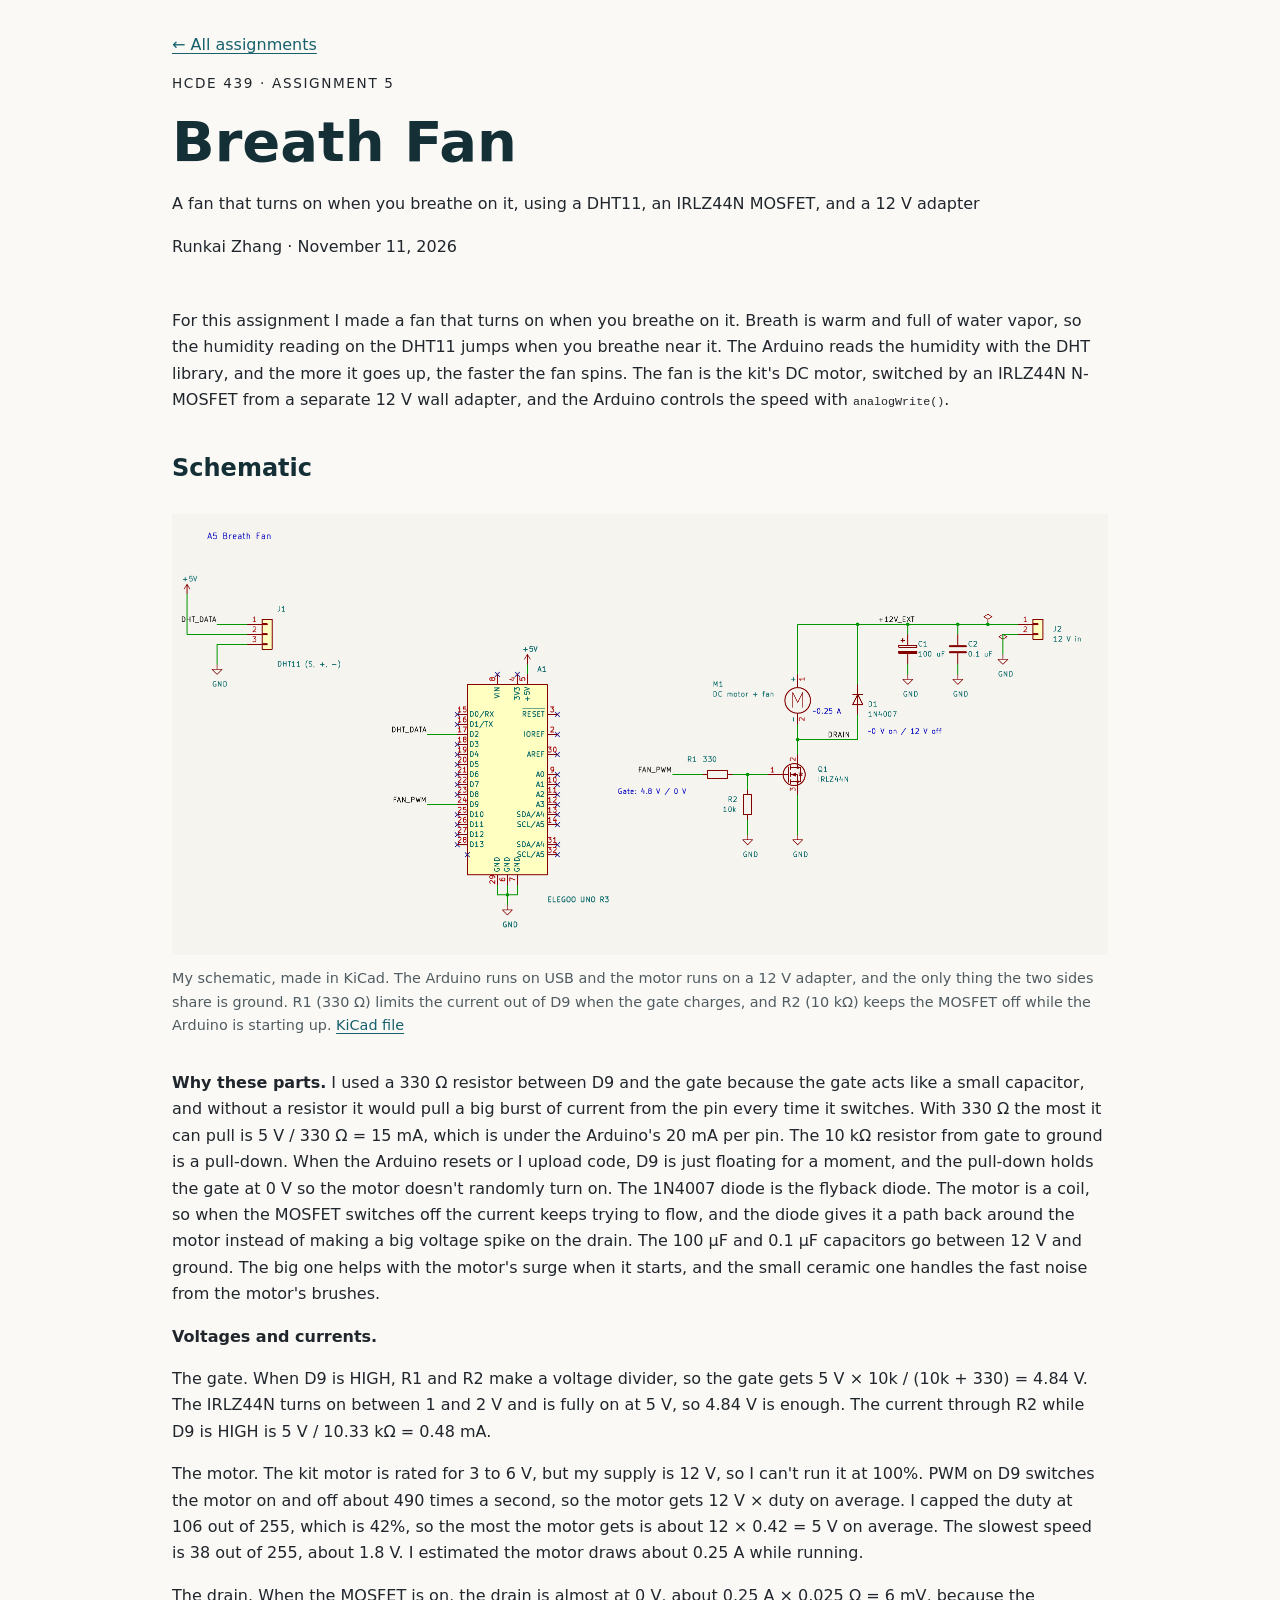
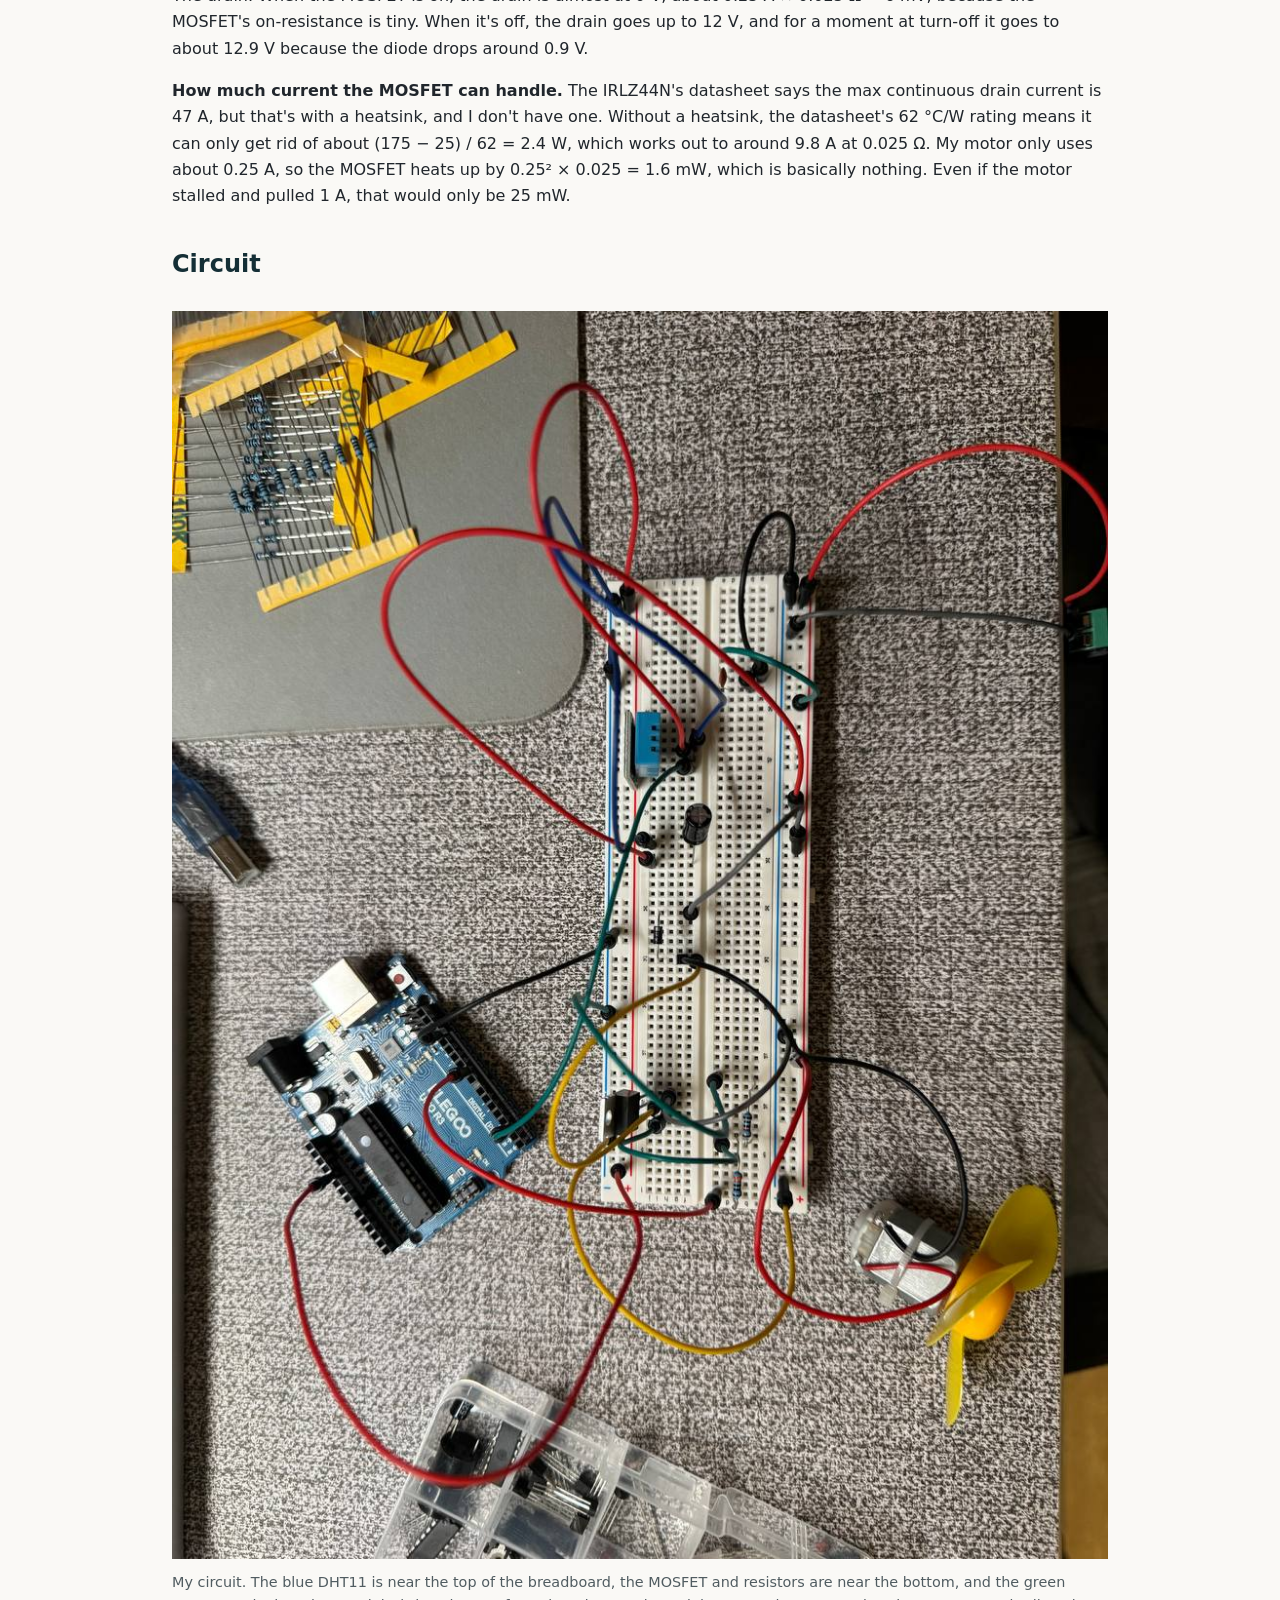
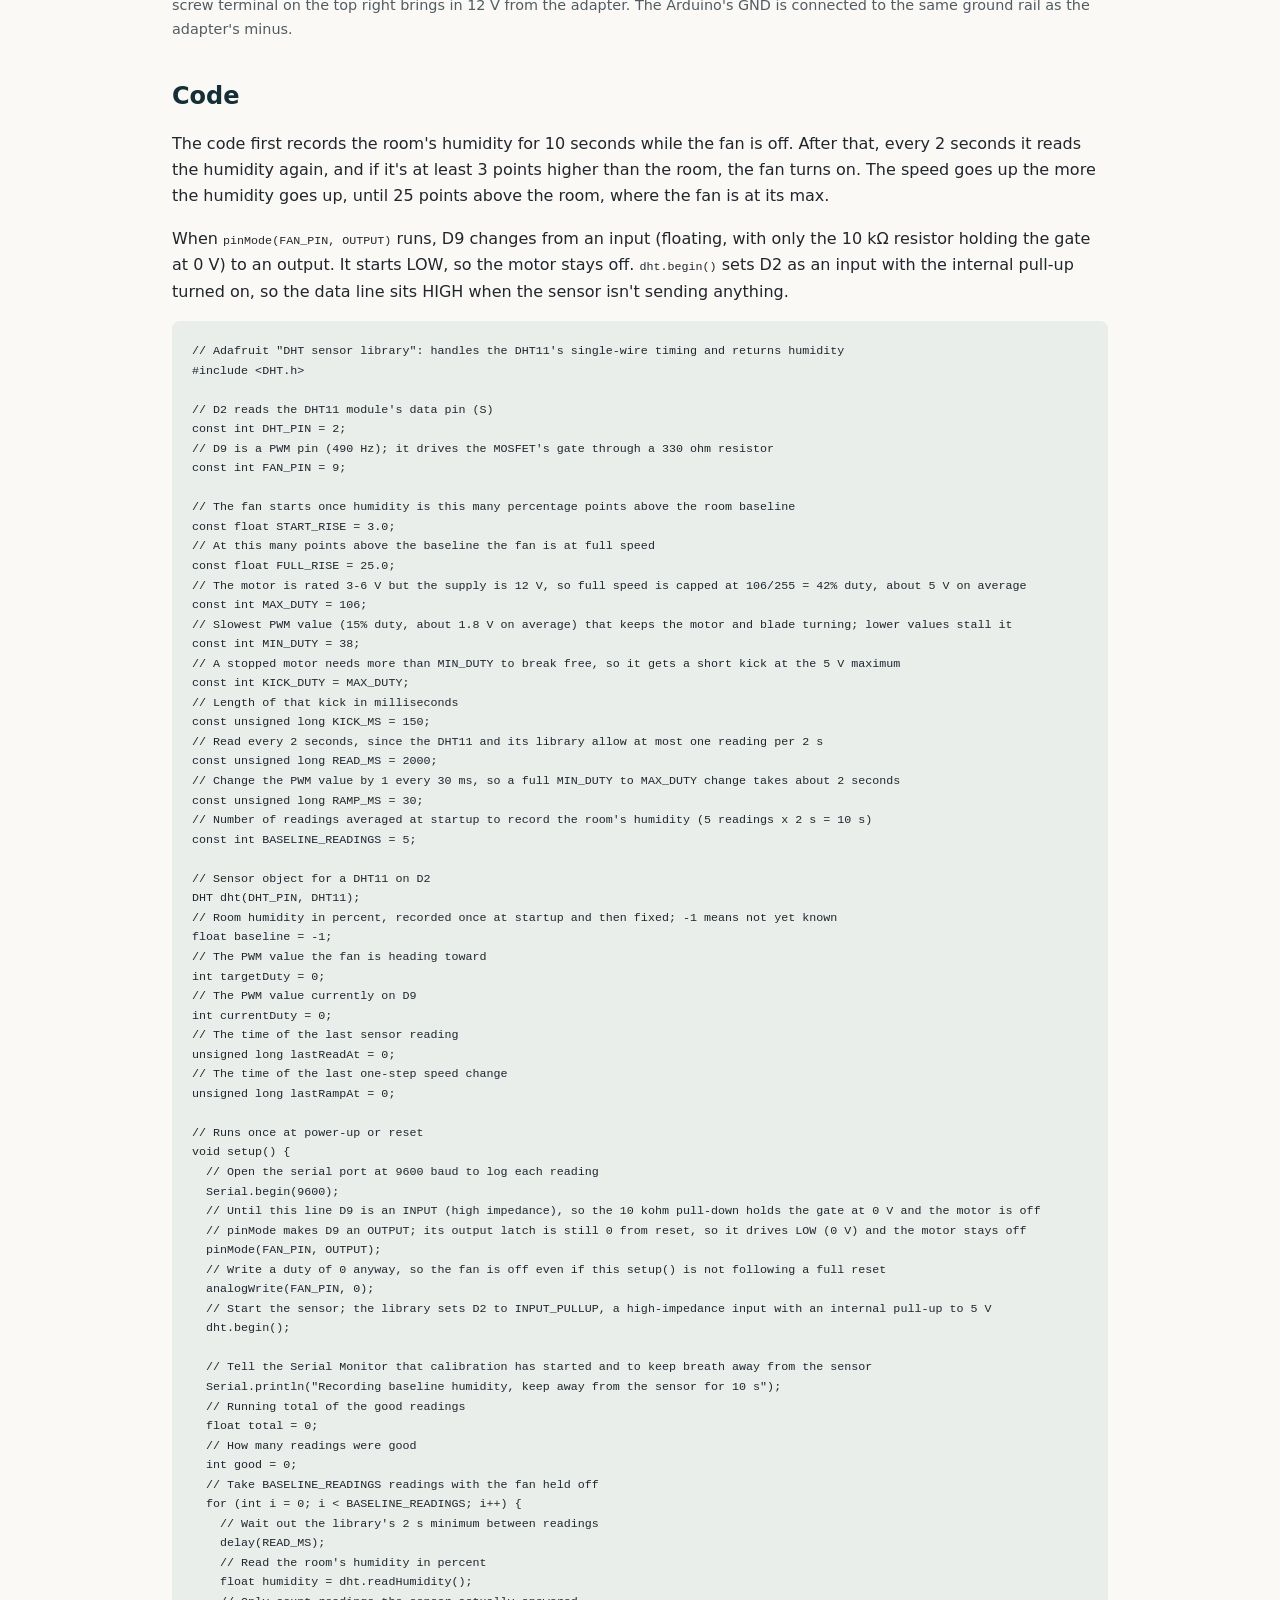
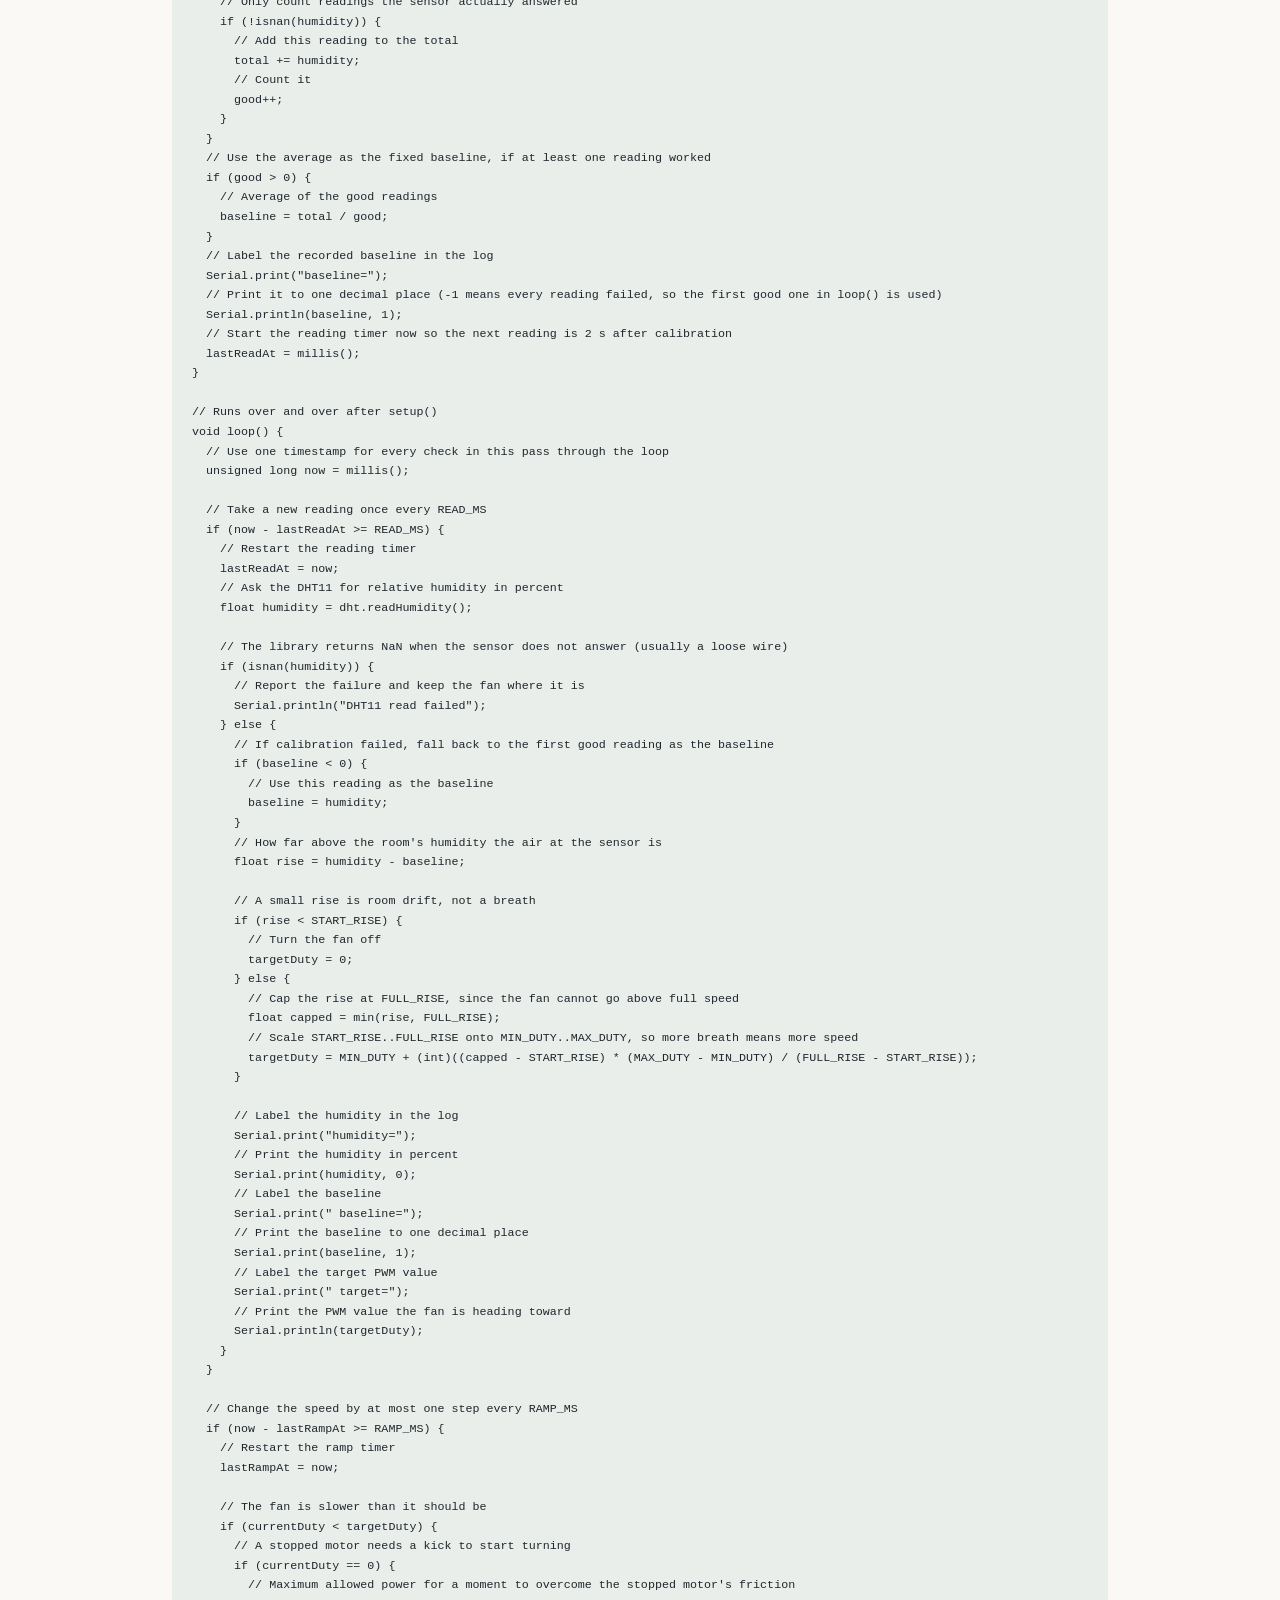
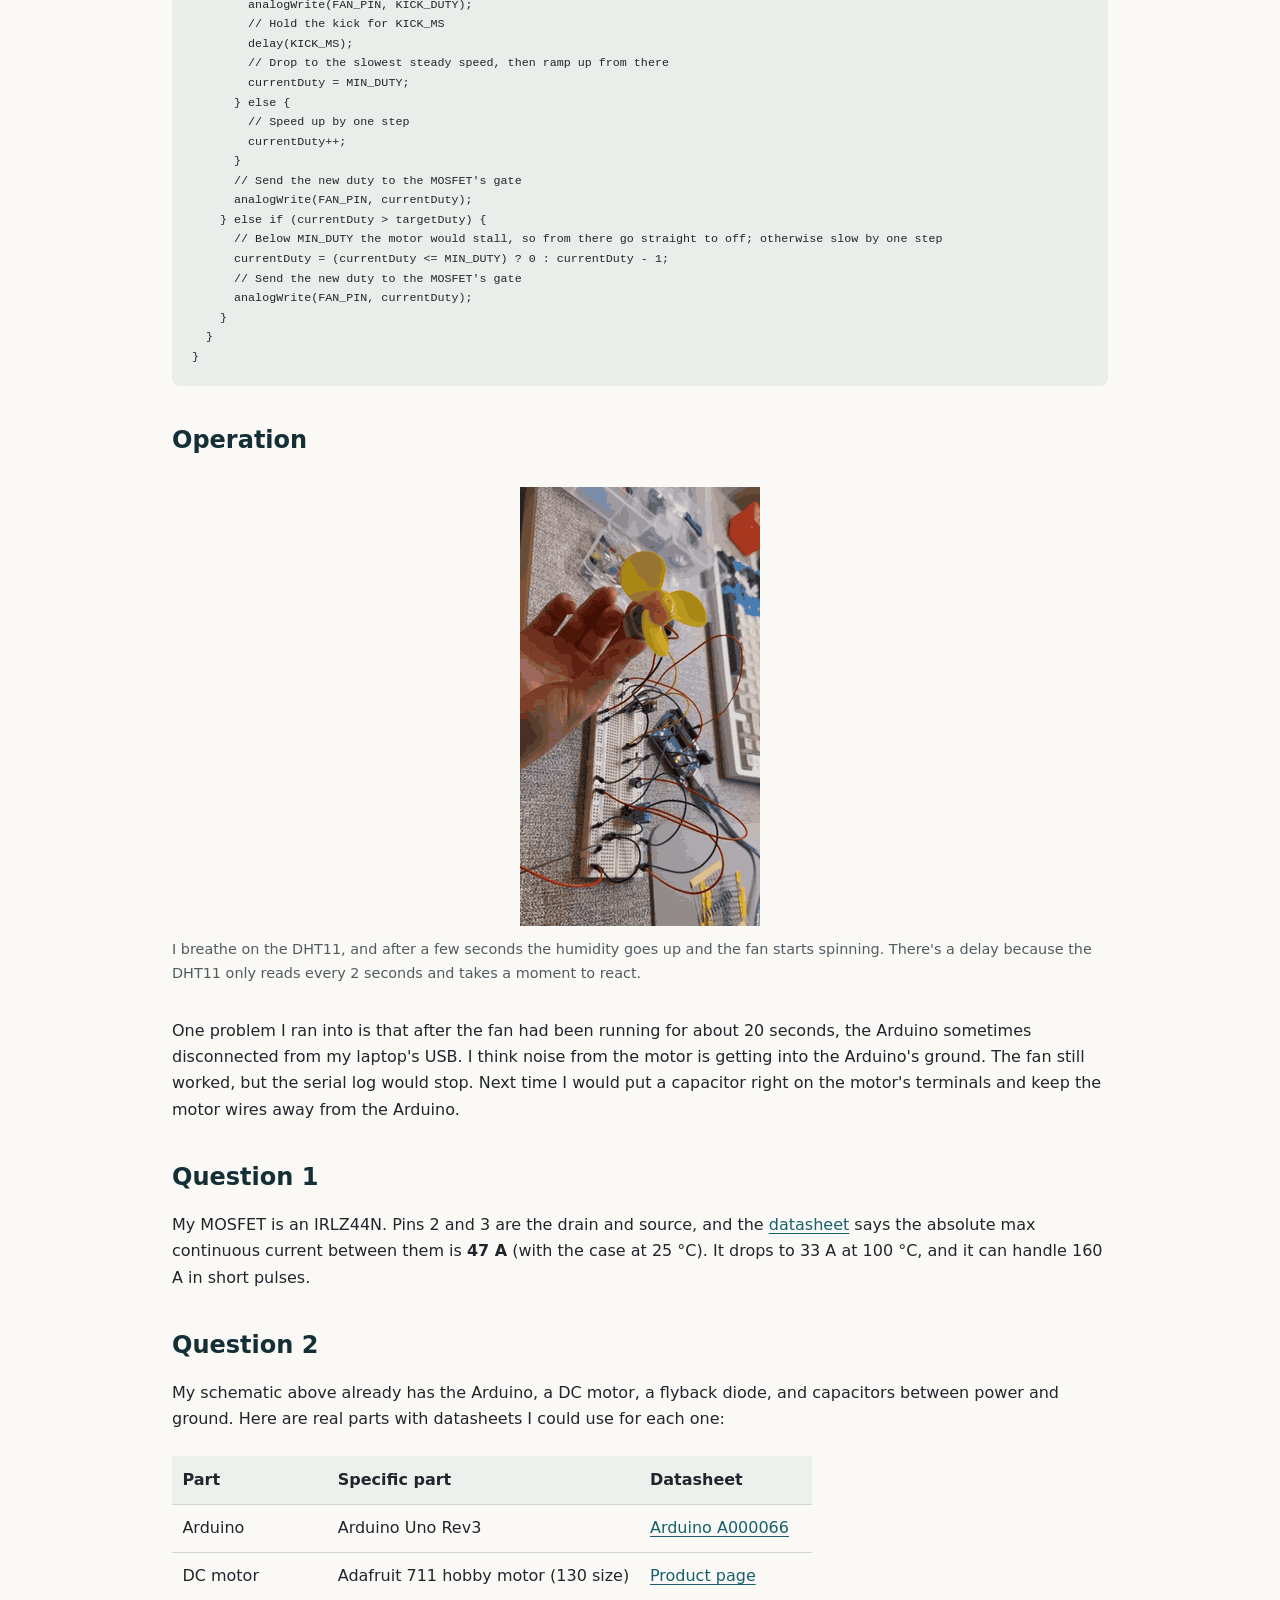
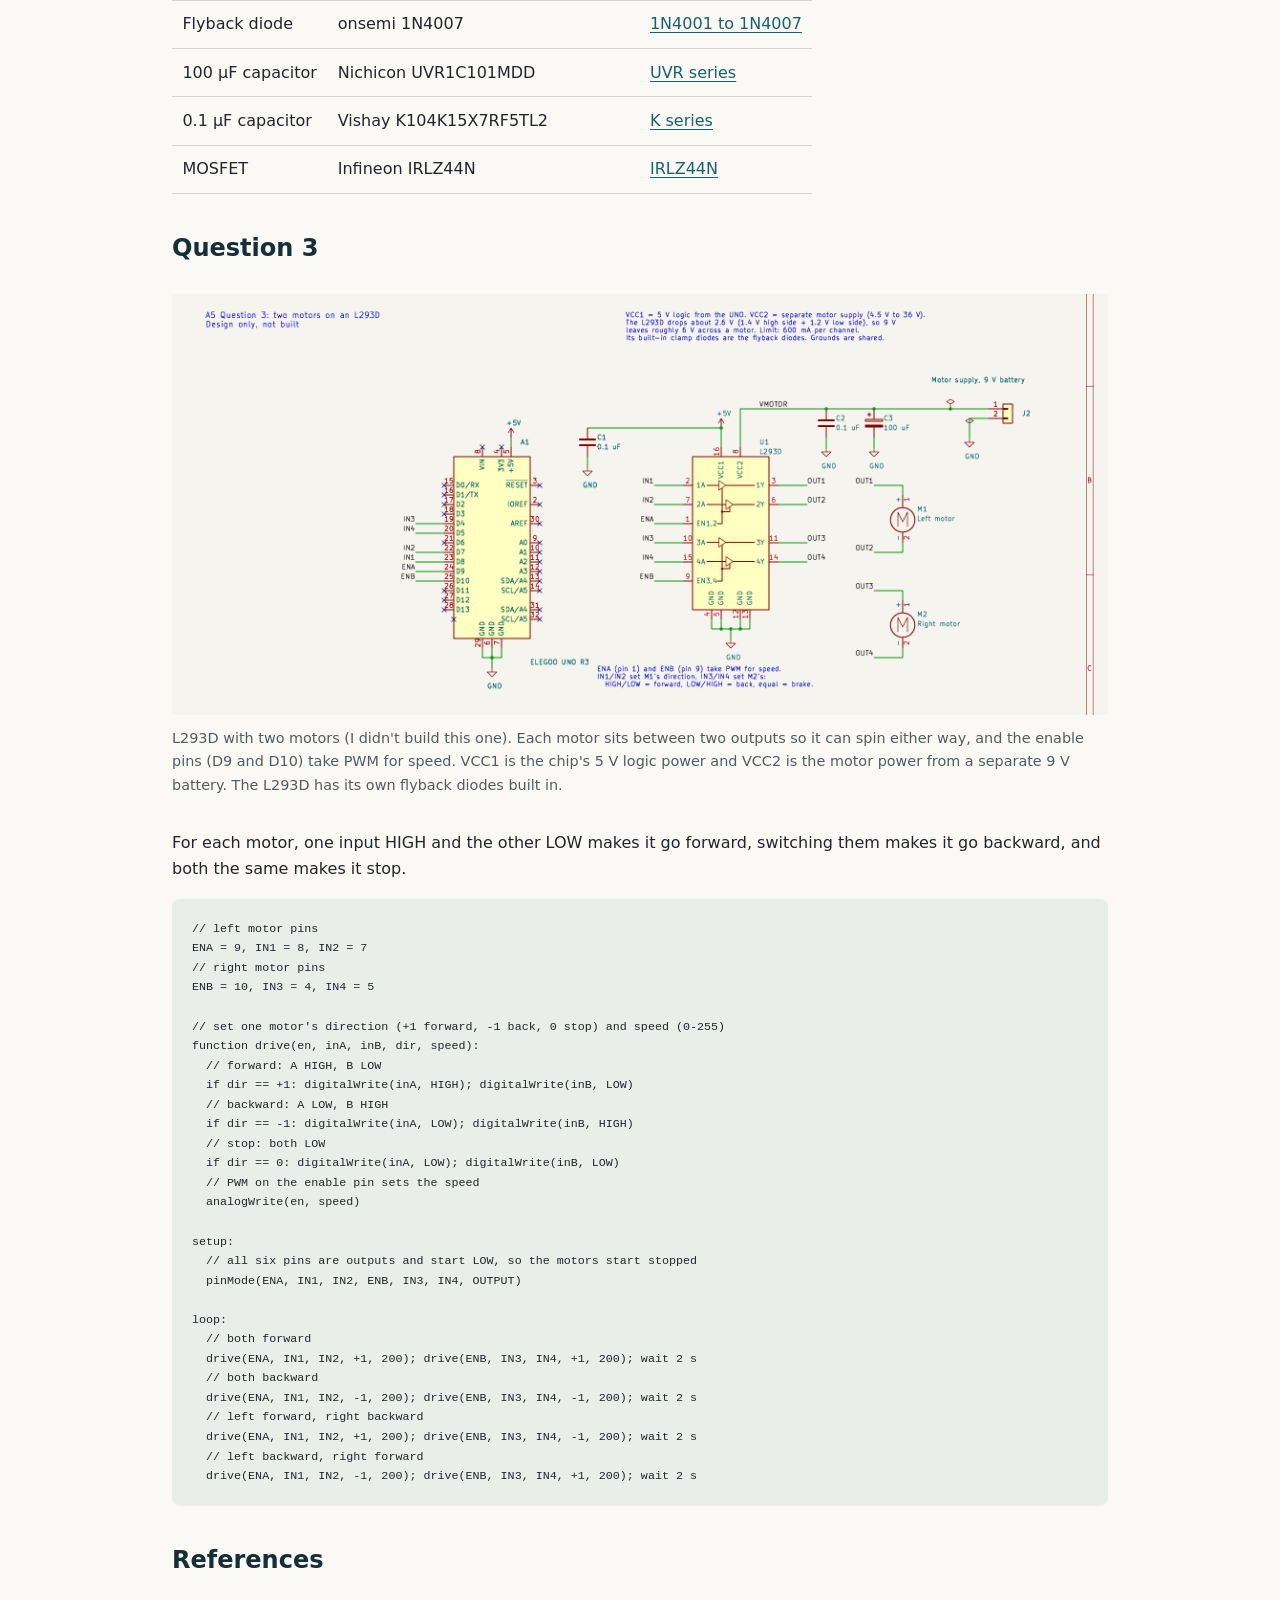
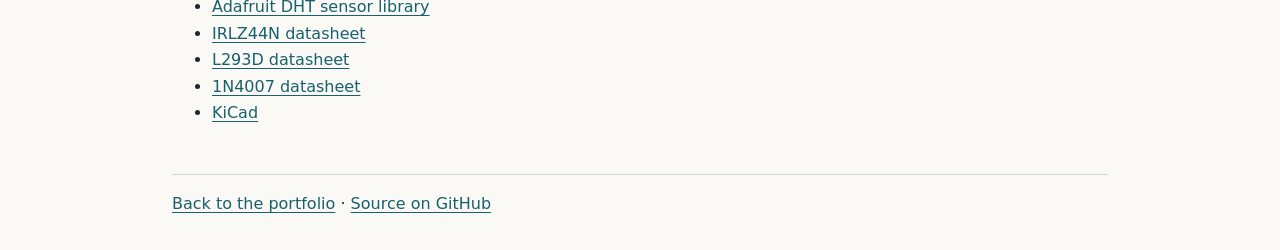
<file: docs/a5.html>
<!DOCTYPE html>
<html lang="en">
<head>
<meta charset="utf-8" />
<meta name="viewport" content="width=device-width, initial-scale=1" />
<meta name="description" content="Breathe on the humidity sensor and the fan spins up, then it slows down and stops as the sensor dries out." />
<title>A5: Breath Fan · Runkai Zhang</title>
<link href="style.css" rel="stylesheet" />
</head>
<body>
<nav aria-label="Portfolio"><a href="index.html">← All assignments</a></nav>
<header>
<p class="eyebrow">HCDE 439 · Assignment 5</p>
<h1>Breath Fan</h1>
<p>A fan that turns on when you breathe on it, using a DHT11, an IRLZ44N MOSFET, and a 12 V adapter</p>
<p>Runkai Zhang · <time datetime="2026-11-11">November 11, 2026</time></p>
</header>
<main><article>
<p>For this assignment I made a fan that turns on when you breathe on it. Breath is warm and full of water vapor, so the humidity reading on the DHT11 jumps when you breathe near it. The Arduino reads the humidity with the DHT library, and the more it goes up, the faster the fan spins. The fan is the kit's DC motor, switched by an IRLZ44N N-MOSFET from a separate 12 V wall adapter, and the Arduino controls the speed with <code class="notranslate">analogWrite()</code>.</p>
<h2>Schematic</h2>
<figure>
    <img src="projects/breath-fan/schematic.png" alt="KiCad schematic. The DHT11 connects its data pin to D2 and is powered from the Arduino's 5 V. D9 goes through a 330 ohm resistor to the gate of the IRLZ44N, with a 10 kilohm resistor from the gate to ground. A separate 12 V rail from the adapter feeds the motor, the 1N4007 diode's stripe end, a 100 microfarad capacitor and a 0.1 microfarad capacitor. The motor's other wire and the diode's other end go to the MOSFET's drain, and the source goes to ground." width="1870" height="880" />
    <figcaption>My schematic, made in KiCad. The Arduino runs on USB and the motor runs on a 12 V adapter, and the only thing the two sides share is ground. R1 (330 Ω) limits the current out of D9 when the gate charges, and R2 (10 kΩ) keeps the MOSFET off while the Arduino is starting up. <a href="projects/breath-fan/breath_fan.kicad_sch">KiCad file</a></figcaption>
</figure>

<p><strong>Why these parts.</strong> I used a 330 Ω resistor between D9 and the gate because the gate acts like a small capacitor, and without a resistor it would pull a big burst of current from the pin every time it switches. With 330 Ω the most it can pull is 5 V / 330 Ω = 15 mA, which is under the Arduino's 20 mA per pin. The 10 kΩ resistor from gate to ground is a pull-down. When the Arduino resets or I upload code, D9 is just floating for a moment, and the pull-down holds the gate at 0 V so the motor doesn't randomly turn on. The 1N4007 diode is the flyback diode. The motor is a coil, so when the MOSFET switches off the current keeps trying to flow, and the diode gives it a path back around the motor instead of making a big voltage spike on the drain. The 100 µF and 0.1 µF capacitors go between 12 V and ground. The big one helps with the motor's surge when it starts, and the small ceramic one handles the fast noise from the motor's brushes.</p>
<p><strong>Voltages and currents.</strong></p>
<p>The gate. When D9 is HIGH, R1 and R2 make a voltage divider, so the gate gets 5 V × 10k / (10k + 330) = 4.84 V. The IRLZ44N turns on between 1 and 2 V and is fully on at 5 V, so 4.84 V is enough. The current through R2 while D9 is HIGH is 5 V / 10.33 kΩ = 0.48 mA.</p>
<p>The motor. The kit motor is rated for 3 to 6 V, but my supply is 12 V, so I can't run it at 100%. PWM on D9 switches the motor on and off about 490 times a second, so the motor gets 12 V × duty on average. I capped the duty at 106 out of 255, which is 42%, so the most the motor gets is about 12 × 0.42 = 5 V on average. The slowest speed is 38 out of 255, about 1.8 V. I estimated the motor draws about 0.25 A while running.</p>
<p>The drain. When the MOSFET is on, the drain is almost at 0 V, about 0.25 A × 0.025 Ω = 6 mV, because the MOSFET's on-resistance is tiny. When it's off, the drain goes up to 12 V, and for a moment at turn-off it goes to about 12.9 V because the diode drops around 0.9 V.</p>
<p><strong>How much current the MOSFET can handle.</strong> The IRLZ44N's datasheet says the max continuous drain current is 47 A, but that's with a heatsink, and I don't have one. Without a heatsink, the datasheet's 62 °C/W rating means it can only get rid of about (175 − 25) / 62 = 2.4 W, which works out to around 9.8 A at 0.025 Ω. My motor only uses about 0.25 A, so the MOSFET heats up by 0.25² × 0.025 = 1.6 mW, which is basically nothing. Even if the motor stalled and pulled 1 A, that would only be 25 mW.</p>
<h2>Circuit</h2>
<figure>
    <img src="projects/breath-fan/circuit-photo.jpg" alt="My breadboard from above, with the ELEGOO UNO at the lower left, the blue DHT11 near the top of the breadboard, the MOSFET, resistors and diode in the lower half, the 12 V screw terminal off the right edge at the top, and the DC motor with a yellow fan blade at the bottom right." width="960" height="1280" />
    <figcaption>My circuit. The blue DHT11 is near the top of the breadboard, the MOSFET and resistors are near the bottom, and the green screw terminal on the top right brings in 12 V from the adapter. The Arduino's GND is connected to the same ground rail as the adapter's minus.</figcaption>
</figure>

<h2>Code</h2>
<p>The code first records the room's humidity for 10 seconds while the fan is off. After that, every 2 seconds it reads the humidity again, and if it's at least 3 points higher than the room, the fan turns on. The speed goes up the more the humidity goes up, until 25 points above the room, where the fan is at its max.</p>
<p>When <code class="notranslate">pinMode(FAN_PIN, OUTPUT)</code> runs, D9 changes from an input (floating, with only the 10 kΩ resistor holding the gate at 0 V) to an output. It starts LOW, so the motor stays off. <code class="notranslate">dht.begin()</code> sets D2 as an input with the internal pull-up turned on, so the data line sits HIGH when the sensor isn't sending anything.</p>
<pre class="notranslate"><code>// Adafruit &quot;DHT sensor library&quot;: handles the DHT11's single-wire timing and returns humidity
#include &lt;DHT.h&gt;

// D2 reads the DHT11 module's data pin (S)
const int DHT_PIN = 2;
// D9 is a PWM pin (490 Hz); it drives the MOSFET's gate through a 330 ohm resistor
const int FAN_PIN = 9;

// The fan starts once humidity is this many percentage points above the room baseline
const float START_RISE = 3.0;
// At this many points above the baseline the fan is at full speed
const float FULL_RISE = 25.0;
// The motor is rated 3-6 V but the supply is 12 V, so full speed is capped at 106/255 = 42% duty, about 5 V on average
const int MAX_DUTY = 106;
// Slowest PWM value (15% duty, about 1.8 V on average) that keeps the motor and blade turning; lower values stall it
const int MIN_DUTY = 38;
// A stopped motor needs more than MIN_DUTY to break free, so it gets a short kick at the 5 V maximum
const int KICK_DUTY = MAX_DUTY;
// Length of that kick in milliseconds
const unsigned long KICK_MS = 150;
// Read every 2 seconds, since the DHT11 and its library allow at most one reading per 2 s
const unsigned long READ_MS = 2000;
// Change the PWM value by 1 every 30 ms, so a full MIN_DUTY to MAX_DUTY change takes about 2 seconds
const unsigned long RAMP_MS = 30;
// Number of readings averaged at startup to record the room's humidity (5 readings x 2 s = 10 s)
const int BASELINE_READINGS = 5;

// Sensor object for a DHT11 on D2
DHT dht(DHT_PIN, DHT11);
// Room humidity in percent, recorded once at startup and then fixed; -1 means not yet known
float baseline = -1;
// The PWM value the fan is heading toward
int targetDuty = 0;
// The PWM value currently on D9
int currentDuty = 0;
// The time of the last sensor reading
unsigned long lastReadAt = 0;
// The time of the last one-step speed change
unsigned long lastRampAt = 0;

// Runs once at power-up or reset
void setup() {
  // Open the serial port at 9600 baud to log each reading
  Serial.begin(9600);
  // Until this line D9 is an INPUT (high impedance), so the 10 kohm pull-down holds the gate at 0 V and the motor is off
  // pinMode makes D9 an OUTPUT; its output latch is still 0 from reset, so it drives LOW (0 V) and the motor stays off
  pinMode(FAN_PIN, OUTPUT);
  // Write a duty of 0 anyway, so the fan is off even if this setup() is not following a full reset
  analogWrite(FAN_PIN, 0);
  // Start the sensor; the library sets D2 to INPUT_PULLUP, a high-impedance input with an internal pull-up to 5 V
  dht.begin();

  // Tell the Serial Monitor that calibration has started and to keep breath away from the sensor
  Serial.println(&quot;Recording baseline humidity, keep away from the sensor for 10 s&quot;);
  // Running total of the good readings
  float total = 0;
  // How many readings were good
  int good = 0;
  // Take BASELINE_READINGS readings with the fan held off
  for (int i = 0; i &lt; BASELINE_READINGS; i++) {
    // Wait out the library's 2 s minimum between readings
    delay(READ_MS);
    // Read the room's humidity in percent
    float humidity = dht.readHumidity();
    // Only count readings the sensor actually answered
    if (!isnan(humidity)) {
      // Add this reading to the total
      total += humidity;
      // Count it
      good++;
    }
  }
  // Use the average as the fixed baseline, if at least one reading worked
  if (good &gt; 0) {
    // Average of the good readings
    baseline = total / good;
  }
  // Label the recorded baseline in the log
  Serial.print(&quot;baseline=&quot;);
  // Print it to one decimal place (-1 means every reading failed, so the first good one in loop() is used)
  Serial.println(baseline, 1);
  // Start the reading timer now so the next reading is 2 s after calibration
  lastReadAt = millis();
}

// Runs over and over after setup()
void loop() {
  // Use one timestamp for every check in this pass through the loop
  unsigned long now = millis();

  // Take a new reading once every READ_MS
  if (now - lastReadAt &gt;= READ_MS) {
    // Restart the reading timer
    lastReadAt = now;
    // Ask the DHT11 for relative humidity in percent
    float humidity = dht.readHumidity();

    // The library returns NaN when the sensor does not answer (usually a loose wire)
    if (isnan(humidity)) {
      // Report the failure and keep the fan where it is
      Serial.println(&quot;DHT11 read failed&quot;);
    } else {
      // If calibration failed, fall back to the first good reading as the baseline
      if (baseline &lt; 0) {
        // Use this reading as the baseline
        baseline = humidity;
      }
      // How far above the room's humidity the air at the sensor is
      float rise = humidity - baseline;

      // A small rise is room drift, not a breath
      if (rise &lt; START_RISE) {
        // Turn the fan off
        targetDuty = 0;
      } else {
        // Cap the rise at FULL_RISE, since the fan cannot go above full speed
        float capped = min(rise, FULL_RISE);
        // Scale START_RISE..FULL_RISE onto MIN_DUTY..MAX_DUTY, so more breath means more speed
        targetDuty = MIN_DUTY + (int)((capped - START_RISE) * (MAX_DUTY - MIN_DUTY) / (FULL_RISE - START_RISE));
      }

      // Label the humidity in the log
      Serial.print(&quot;humidity=&quot;);
      // Print the humidity in percent
      Serial.print(humidity, 0);
      // Label the baseline
      Serial.print(&quot; baseline=&quot;);
      // Print the baseline to one decimal place
      Serial.print(baseline, 1);
      // Label the target PWM value
      Serial.print(&quot; target=&quot;);
      // Print the PWM value the fan is heading toward
      Serial.println(targetDuty);
    }
  }

  // Change the speed by at most one step every RAMP_MS
  if (now - lastRampAt &gt;= RAMP_MS) {
    // Restart the ramp timer
    lastRampAt = now;

    // The fan is slower than it should be
    if (currentDuty &lt; targetDuty) {
      // A stopped motor needs a kick to start turning
      if (currentDuty == 0) {
        // Maximum allowed power for a moment to overcome the stopped motor's friction
        analogWrite(FAN_PIN, KICK_DUTY);
        // Hold the kick for KICK_MS
        delay(KICK_MS);
        // Drop to the slowest steady speed, then ramp up from there
        currentDuty = MIN_DUTY;
      } else {
        // Speed up by one step
        currentDuty++;
      }
      // Send the new duty to the MOSFET's gate
      analogWrite(FAN_PIN, currentDuty);
    } else if (currentDuty &gt; targetDuty) {
      // Below MIN_DUTY the motor would stall, so from there go straight to off; otherwise slow by one step
      currentDuty = (currentDuty &lt;= MIN_DUTY) ? 0 : currentDuty - 1;
      // Send the new duty to the MOSFET's gate
      analogWrite(FAN_PIN, currentDuty);
    }
  }
}
</code></pre>
<h2>Operation</h2>
<figure>
    <img src="projects/breath-fan/circuit-operation.gif" alt="Phone video of me holding the motor with its yellow fan blade above the breadboard. The blade is still at first, then starts spinning after I breathe on the sensor." width="240" height="439" />
    <figcaption>I breathe on the DHT11, and after a few seconds the humidity goes up and the fan starts spinning. There's a delay because the DHT11 only reads every 2 seconds and takes a moment to react.</figcaption>
</figure>

<p>One problem I ran into is that after the fan had been running for about 20 seconds, the Arduino sometimes disconnected from my laptop's USB. I think noise from the motor is getting into the Arduino's ground. The fan still worked, but the serial log would stop. Next time I would put a capacitor right on the motor's terminals and keep the motor wires away from the Arduino.</p>
<h2>Question 1</h2>
<p>My MOSFET is an IRLZ44N. Pins 2 and 3 are the drain and source, and the <a href="https://www.infineon.com/dgdl/irlz44npbf.pdf?fileId=5546d462533600a40153567217c32725">datasheet</a> says the absolute max continuous current between them is <strong>47 A</strong> (with the case at 25 °C). It drops to 33 A at 100 °C, and it can handle 160 A in short pulses.</p>
<h2>Question 2</h2>
<p>My schematic above already has the Arduino, a DC motor, a flyback diode, and capacitors between power and ground. Here are real parts with datasheets I could use for each one:</p>
<table>
<thead>
<tr>
<th>Part</th>
<th>Specific part</th>
<th>Datasheet</th>
</tr>
</thead>
<tbody>
<tr>
<td>Arduino</td>
<td>Arduino Uno Rev3</td>
<td><a href="https://docs.arduino.cc/resources/datasheets/A000066-datasheet.pdf">Arduino A000066</a></td>
</tr>
<tr>
<td>DC motor</td>
<td>Adafruit 711 hobby motor (130 size)</td>
<td><a href="https://www.adafruit.com/product/711">Product page</a></td>
</tr>
<tr>
<td>Flyback diode</td>
<td>onsemi 1N4007</td>
<td><a href="https://www.onsemi.com/pdf/datasheet/1n4001-d.pdf">1N4001 to 1N4007</a></td>
</tr>
<tr>
<td>100 µF capacitor</td>
<td>Nichicon UVR1C101MDD</td>
<td><a href="https://www.nichicon.co.jp/english/series_items/catalog_pdf/e-uvr.pdf">UVR series</a></td>
</tr>
<tr>
<td>0.1 µF capacitor</td>
<td>Vishay K104K15X7RF5TL2</td>
<td><a href="https://www.vishay.com/docs/45171/kseries.pdf">K series</a></td>
</tr>
<tr>
<td>MOSFET</td>
<td>Infineon IRLZ44N</td>
<td><a href="https://www.infineon.com/dgdl/irlz44npbf.pdf?fileId=5546d462533600a40153567217c32725">IRLZ44N</a></td>
</tr>
</tbody>
</table>
<h2>Question 3</h2>
<figure>
    <img src="projects/breath-fan/l293d-schematic.png" alt="KiCad schematic of an Arduino driving an L293D. D9 and D10 go to the two enable pins, D8 and D7 go to inputs 1A and 2A, and D4 and D5 go to 3A and 4A. Outputs 1Y and 2Y go to the left motor and 3Y and 4Y go to the right motor. VCC1 gets 5 V from the Arduino and VCC2 gets a separate 9 V battery, each with capacitors to ground." width="1960" height="880" />
    <figcaption>L293D with two motors (I didn't build this one). Each motor sits between two outputs so it can spin either way, and the enable pins (D9 and D10) take PWM for speed. VCC1 is the chip's 5 V logic power and VCC2 is the motor power from a separate 9 V battery. The L293D has its own flyback diodes built in.</figcaption>
</figure>

<p>For each motor, one input HIGH and the other LOW makes it go forward, switching them makes it go backward, and both the same makes it stop.</p>
<pre class="notranslate"><code>// left motor pins
ENA = 9, IN1 = 8, IN2 = 7
// right motor pins
ENB = 10, IN3 = 4, IN4 = 5

// set one motor's direction (+1 forward, -1 back, 0 stop) and speed (0-255)
function drive(en, inA, inB, dir, speed):
  // forward: A HIGH, B LOW
  if dir == +1: digitalWrite(inA, HIGH); digitalWrite(inB, LOW)
  // backward: A LOW, B HIGH
  if dir == -1: digitalWrite(inA, LOW); digitalWrite(inB, HIGH)
  // stop: both LOW
  if dir == 0: digitalWrite(inA, LOW); digitalWrite(inB, LOW)
  // PWM on the enable pin sets the speed
  analogWrite(en, speed)

setup:
  // all six pins are outputs and start LOW, so the motors start stopped
  pinMode(ENA, IN1, IN2, ENB, IN3, IN4, OUTPUT)

loop:
  // both forward
  drive(ENA, IN1, IN2, +1, 200); drive(ENB, IN3, IN4, +1, 200); wait 2 s
  // both backward
  drive(ENA, IN1, IN2, -1, 200); drive(ENB, IN3, IN4, -1, 200); wait 2 s
  // left forward, right backward
  drive(ENA, IN1, IN2, +1, 200); drive(ENB, IN3, IN4, -1, 200); wait 2 s
  // left backward, right forward
  drive(ENA, IN1, IN2, -1, 200); drive(ENB, IN3, IN4, +1, 200); wait 2 s
</code></pre>
<h2>References</h2>
<ul>
<li><a href="https://github.com/adafruit/DHT-sensor-library">Adafruit DHT sensor library</a></li>
<li><a href="https://www.infineon.com/dgdl/irlz44npbf.pdf?fileId=5546d462533600a40153567217c32725">IRLZ44N datasheet</a></li>
<li><a href="https://www.ti.com/lit/ds/symlink/l293.pdf">L293D datasheet</a></li>
<li><a href="https://www.onsemi.com/pdf/datasheet/1n4001-d.pdf">1N4007 datasheet</a></li>
<li><a href="https://www.kicad.org/">KiCad</a></li>
</ul>
</article></main>
<footer><a href="index.html">Back to the portfolio</a> · <a href="https://github.com/runkaiz/hcde439">Source on GitHub</a></footer>
</body>
</html>
</file>
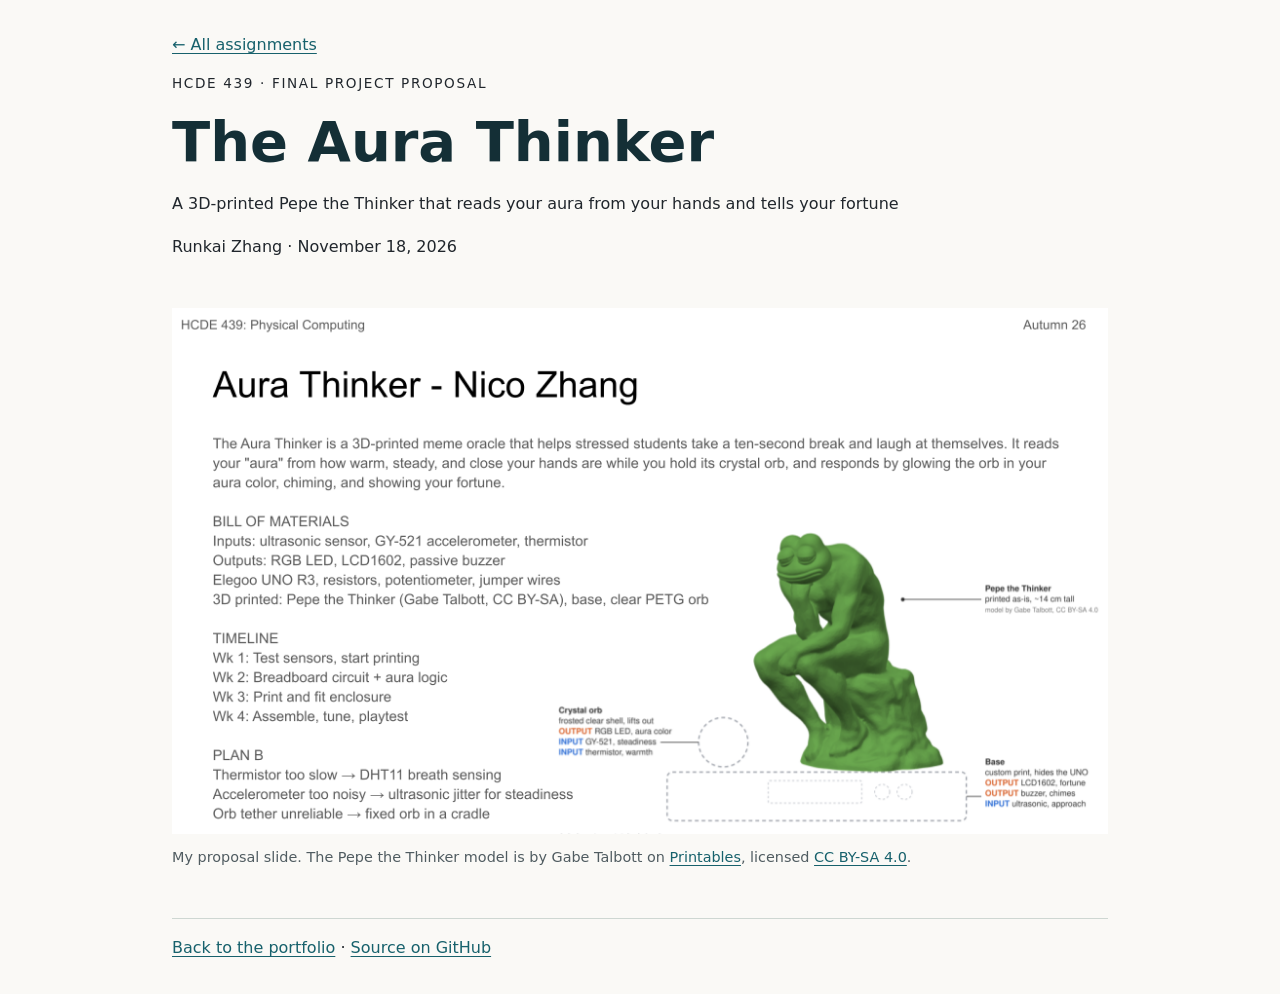
<file: docs/final-proposal.html>
<!DOCTYPE html>
<html lang="en">
<head>
<meta charset="utf-8" />
<meta name="viewport" content="width=device-width, initial-scale=1" />
<meta name="description" content="A 3D-printed Pepe the Thinker that reads your aura from your hands and tells your fortune." />
<title>Final Project Proposal: The Aura Thinker · Runkai Zhang</title>
<link href="style.css" rel="stylesheet" />
</head>
<body>
<nav aria-label="Portfolio"><a href="index.html">← All assignments</a></nav>
<header>
<p class="eyebrow">HCDE 439 · Final Project Proposal</p>
<h1>The Aura Thinker</h1>
<p>A 3D-printed Pepe the Thinker that reads your aura from your hands and tells your fortune</p>
<p>Runkai Zhang · <time datetime="2026-11-18">November 18, 2026</time></p>
</header>
<main><article>
<figure>
    <img src="projects/aura-thinker/slide.png" alt="Proposal slide titled Aura Thinker. The Aura Thinker is a 3D-printed meme oracle that helps stressed students take a ten-second break and laugh at themselves. It reads your aura from how warm, steady, and close your hands are while you hold its crystal orb, and responds by glowing the orb in your aura color, chiming, and showing your fortune. Bill of materials: inputs are an ultrasonic sensor, a GY-521 accelerometer, and a thermistor. Outputs are an RGB LED, an LCD1602, and a passive buzzer. Also an Elegoo UNO R3, resistors, a potentiometer, and jumper wires. 3D printed: Pepe the Thinker by Gabe Talbott under CC BY-SA, a base, and a clear PETG orb. Timeline: week 1, test sensors and start printing. Week 2, breadboard circuit and aura logic. Week 3, print and fit the enclosure. Week 4, assemble, tune, and playtest. Plan B: if the thermistor is too slow, use DHT11 breath sensing. If the accelerometer is too noisy, use ultrasonic jitter for steadiness. If the orb tether is unreliable, fix the orb in a cradle. On the right is a labeled render of the Pepe the Thinker model on a dashed outline of the base, with a dashed orb in front. The orb holds the RGB LED, GY-521, and thermistor. The base holds the LCD1602, buzzer, ultrasonic sensor, and the UNO." width="960" height="540" />
    <figcaption>My proposal slide. The Pepe the Thinker model is by Gabe Talbott on <a href="https://www.printables.com/model/1113784-pepe-the-thinker">Printables</a>, licensed <a href="https://creativecommons.org/licenses/by-sa/4.0/">CC BY-SA 4.0</a>.</figcaption>
</figure>
</article></main>
<footer><a href="index.html">Back to the portfolio</a> · <a href="https://github.com/runkaiz/hcde439">Source on GitHub</a></footer>
</body>
</html>
</file>
<file: docs/style.css>
:root { color-scheme: light; font-family: system-ui, sans-serif; color: #20262c; background: #faf9f6; }
* { box-sizing: border-box; }
body { max-width: 1000px; padding: 2rem; margin: auto; line-height: 1.65; }
header { margin-bottom: 3rem; }
h1, h2, h3 { line-height: 1.2; color: #142f36; }
h1 { font-size: clamp(2rem, 5vw, 3.5rem); margin: .5rem 0 1rem; }
h2 { margin-top: 2.5rem; }
h3 { margin-top: 1.75rem; }
a { color: #17616c; text-underline-offset: .2em; }
a:hover { color: #94341b; }
a:focus-visible { outline: 3px solid #17616c; outline-offset: 4px; }
.eyebrow { font-size: .85rem; text-transform: uppercase; letter-spacing: .12em; }
.grid { display: grid; grid-template-columns: repeat(auto-fit, minmax(min(100%, 280px), 1fr)); gap: 1.5rem; }
.assignment { max-width: 480px; padding: 1.25rem; background: white; border: 1px solid #dce1de; border-radius: .75rem; }
.assignment img { aspect-ratio: 4 / 3; object-fit: cover; }
.assignment a { text-decoration: none; }
img, svg, video { display: block; max-width: 100%; height: auto; }
figure { margin: 2rem 0; }
figure img { margin: auto; }
figcaption { margin-top: .75rem; font-size: .9rem; color: #505c61; }
pre { overflow-x: auto; padding: 1.25rem; background: #e9eeeb; border-radius: .5rem; line-height: 1.5; }
code { font-size: .9em; }
table { display: block; overflow-x: auto; border-collapse: collapse; margin: 1.5rem 0; }
th, td { padding: .65rem; border-bottom: 1px solid #ced7d2; text-align: left; }
th { background: #edf1ee; }
footer { margin-top: 3rem; padding-top: 1rem; border-top: 1px solid #ced7d2; }
@media (max-width: 600px) { body { padding: 1.25rem; } th, td { padding: .45rem; font-size: .9rem; } }
</file>
